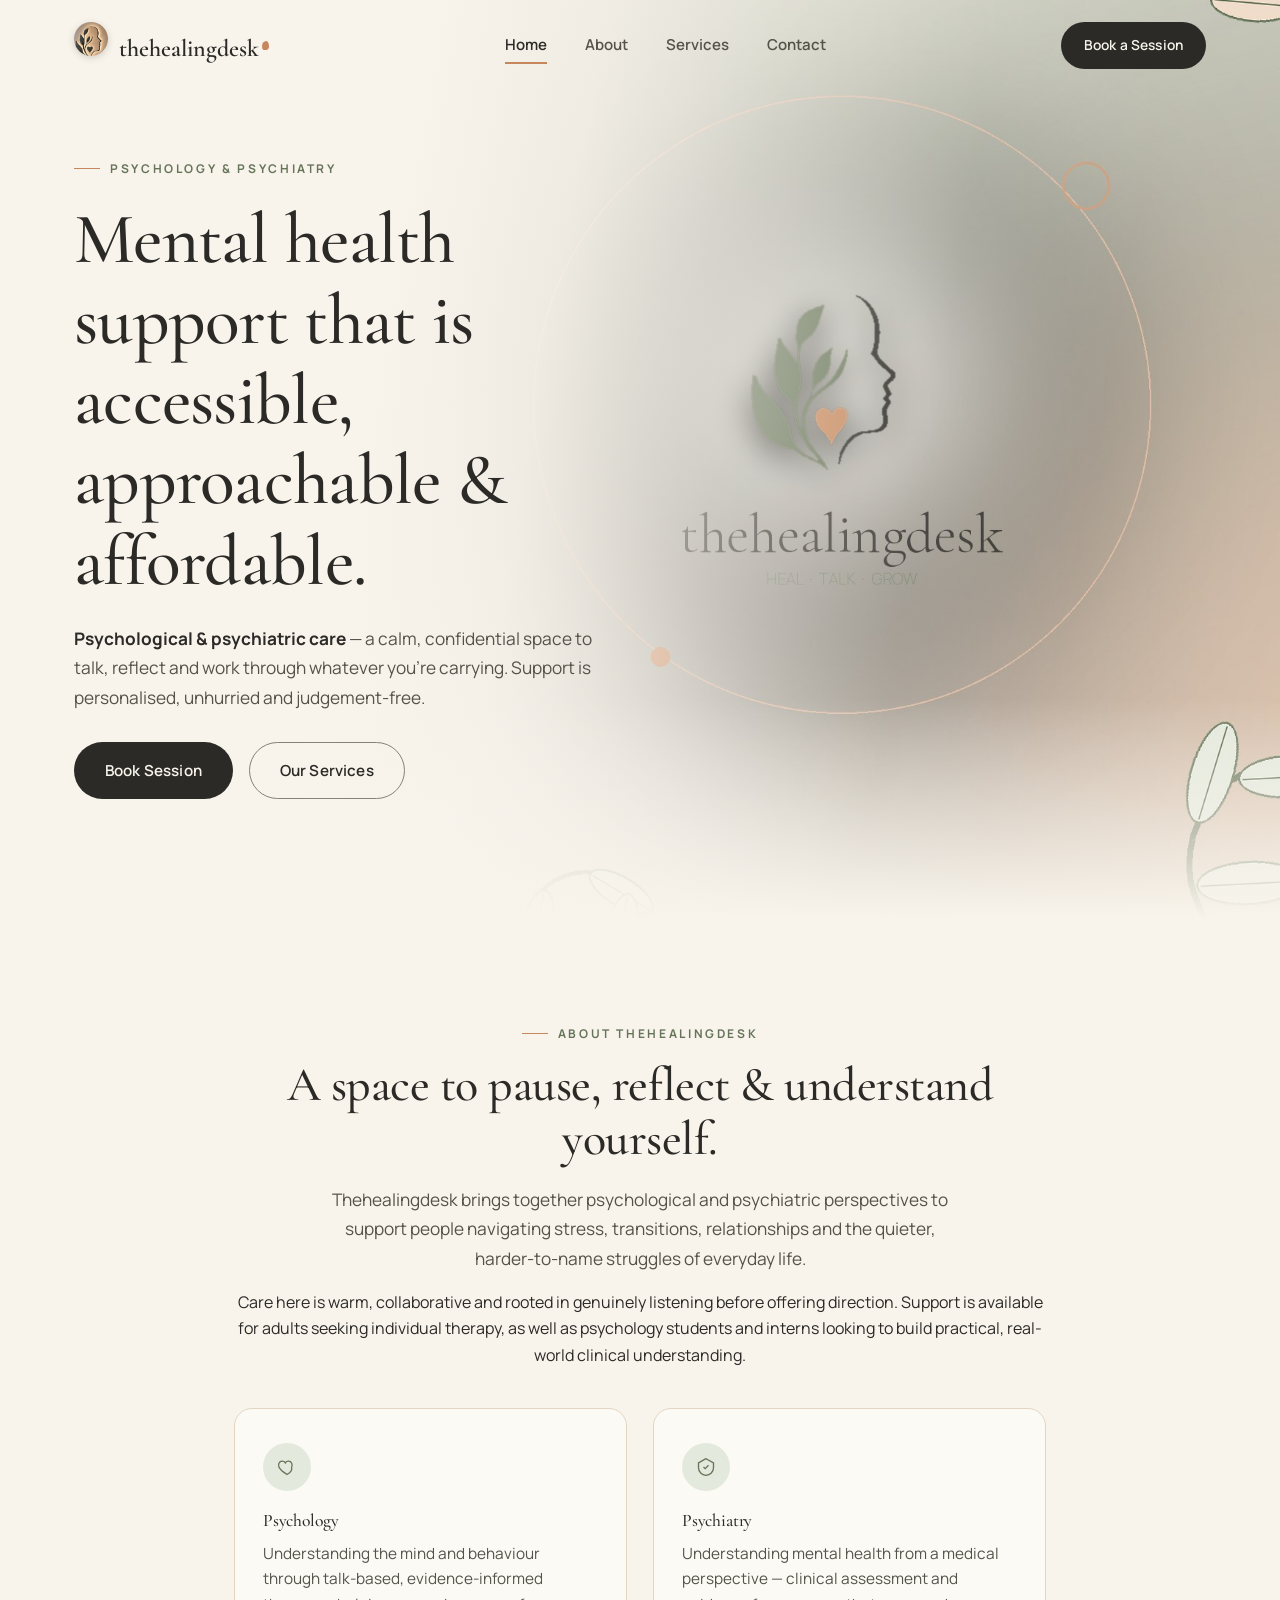
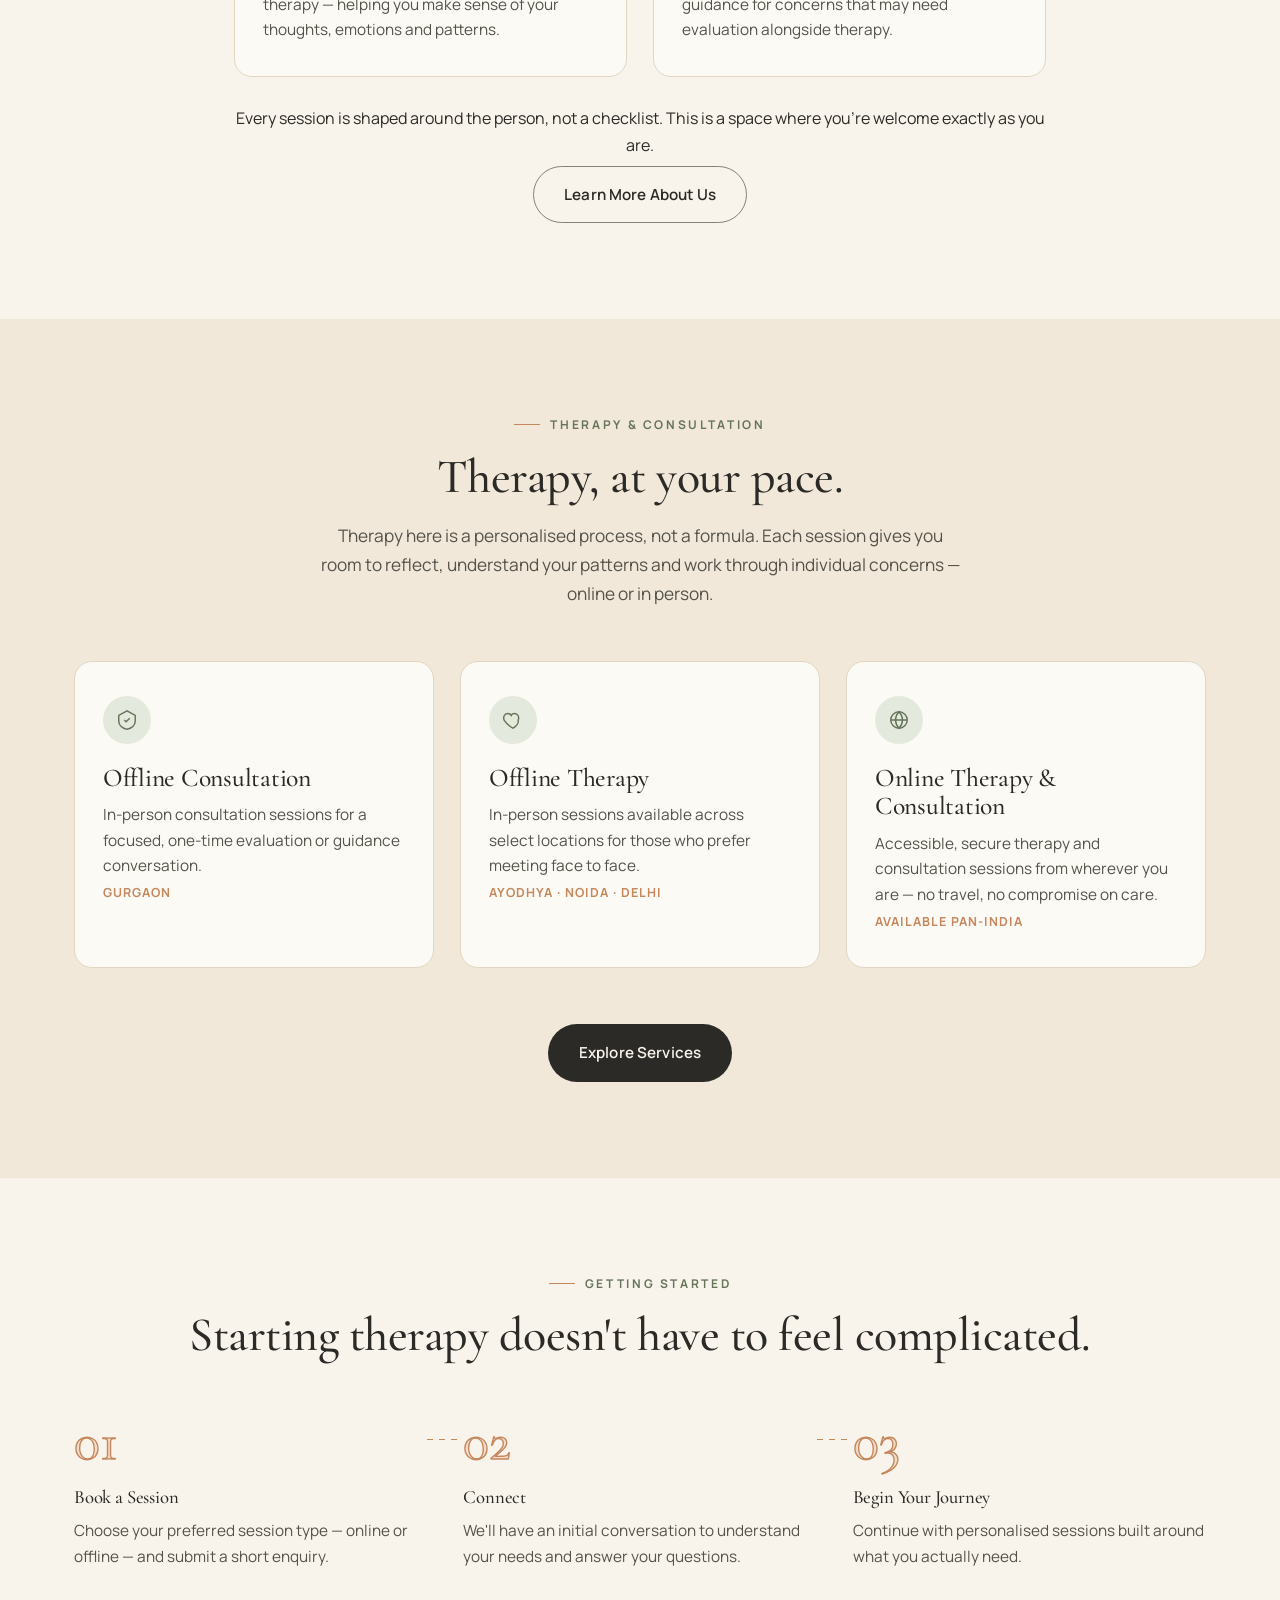
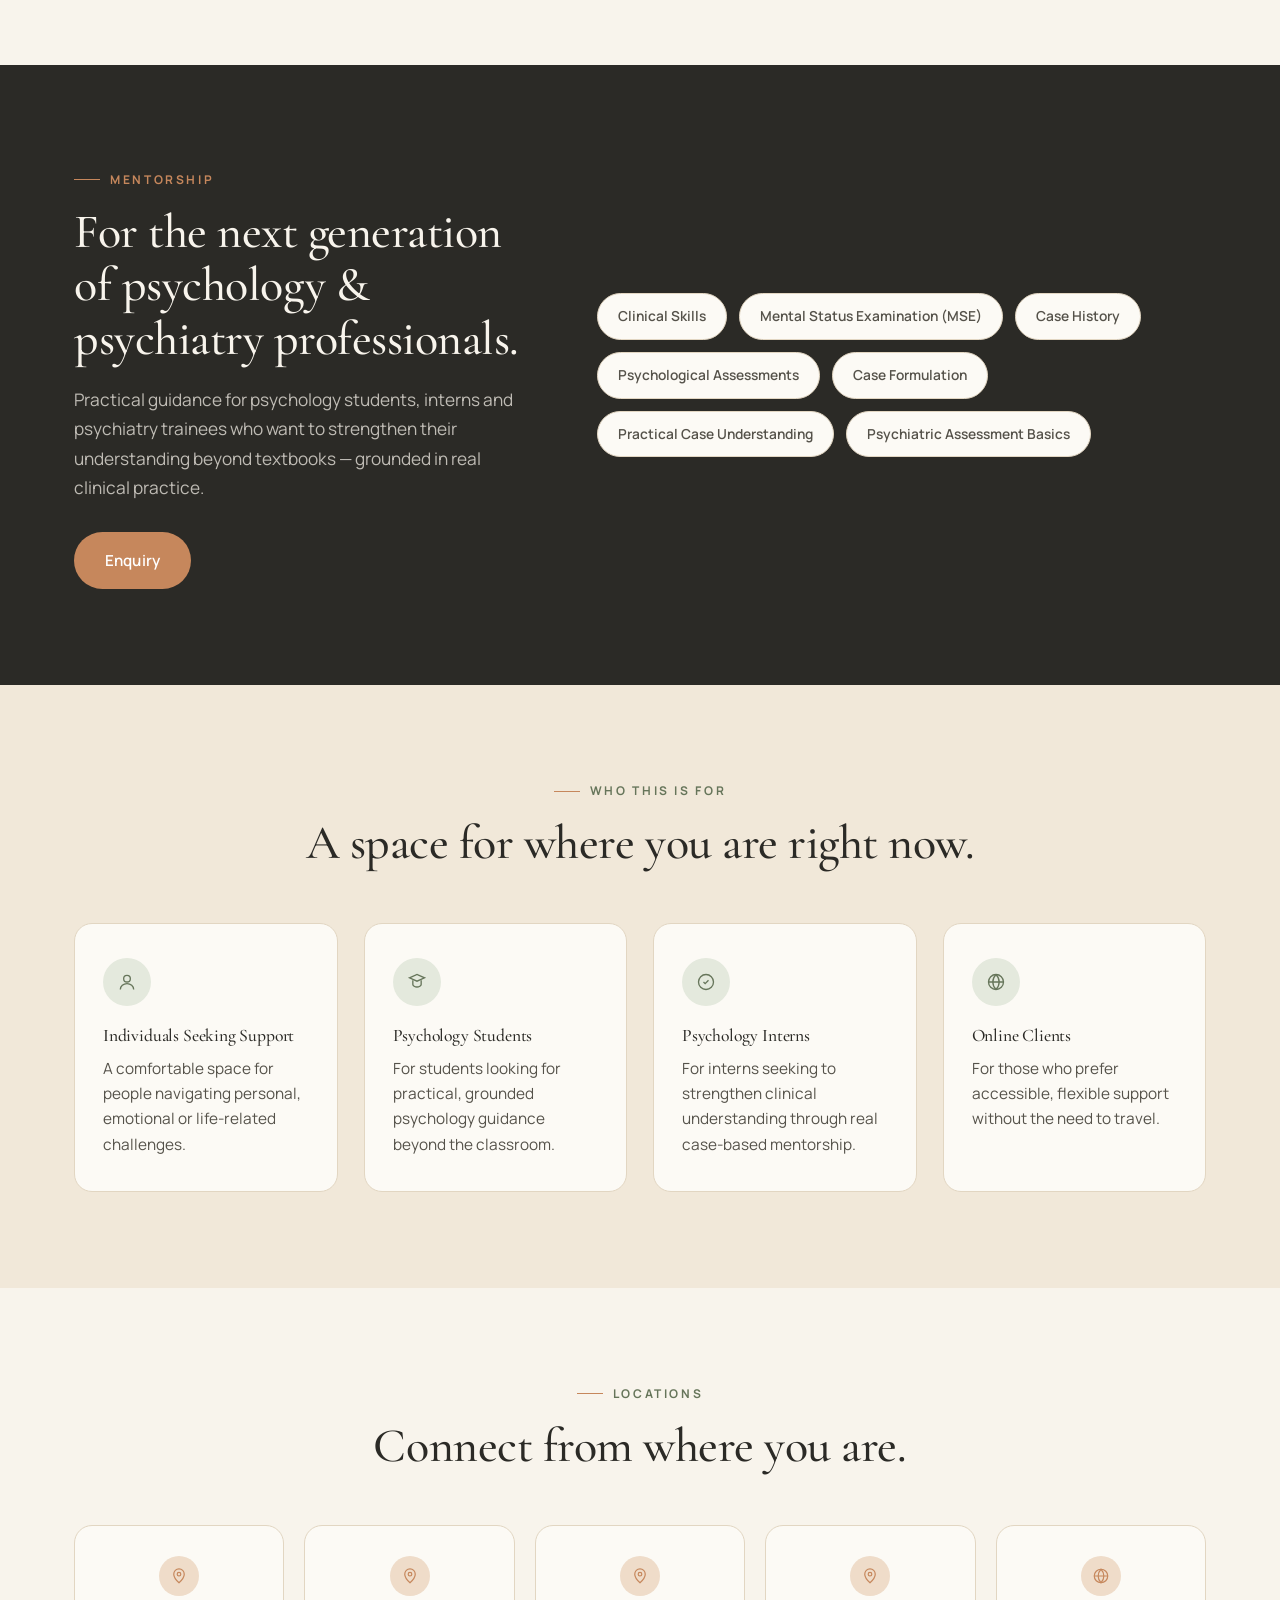
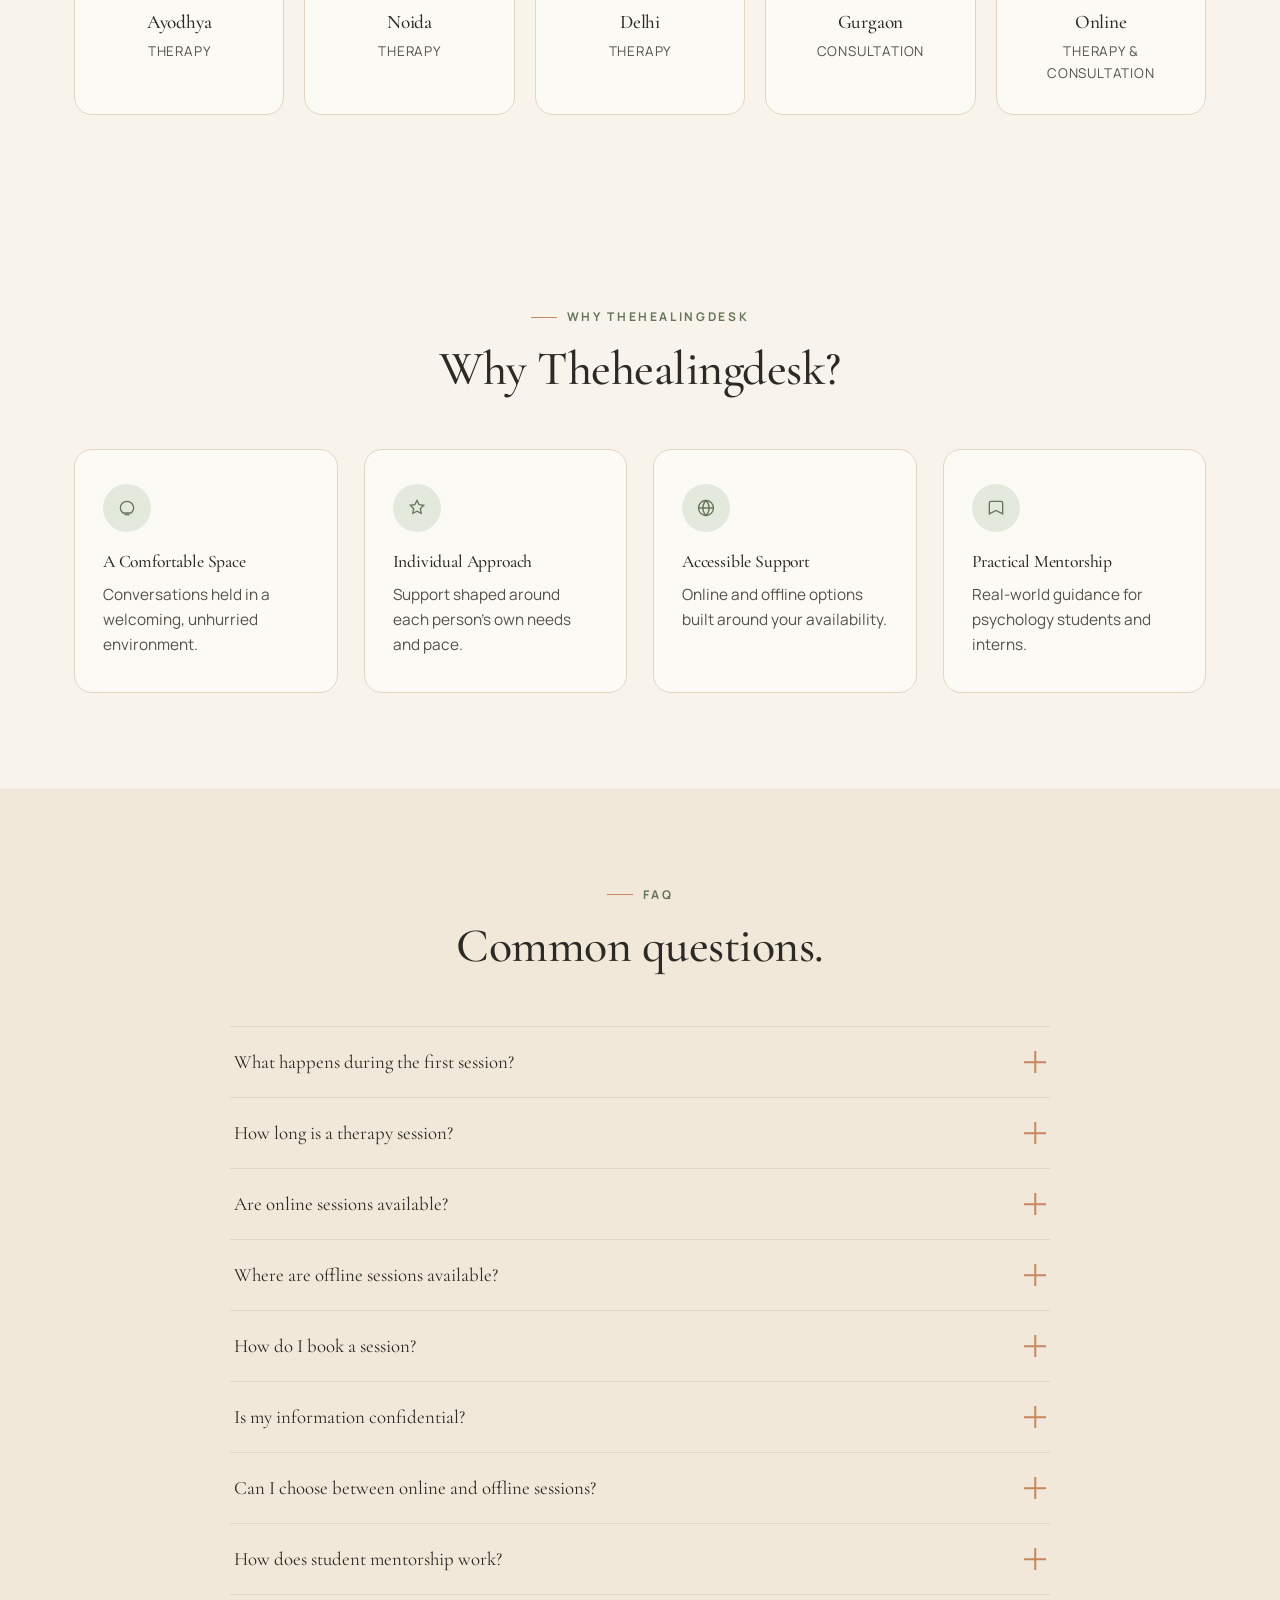
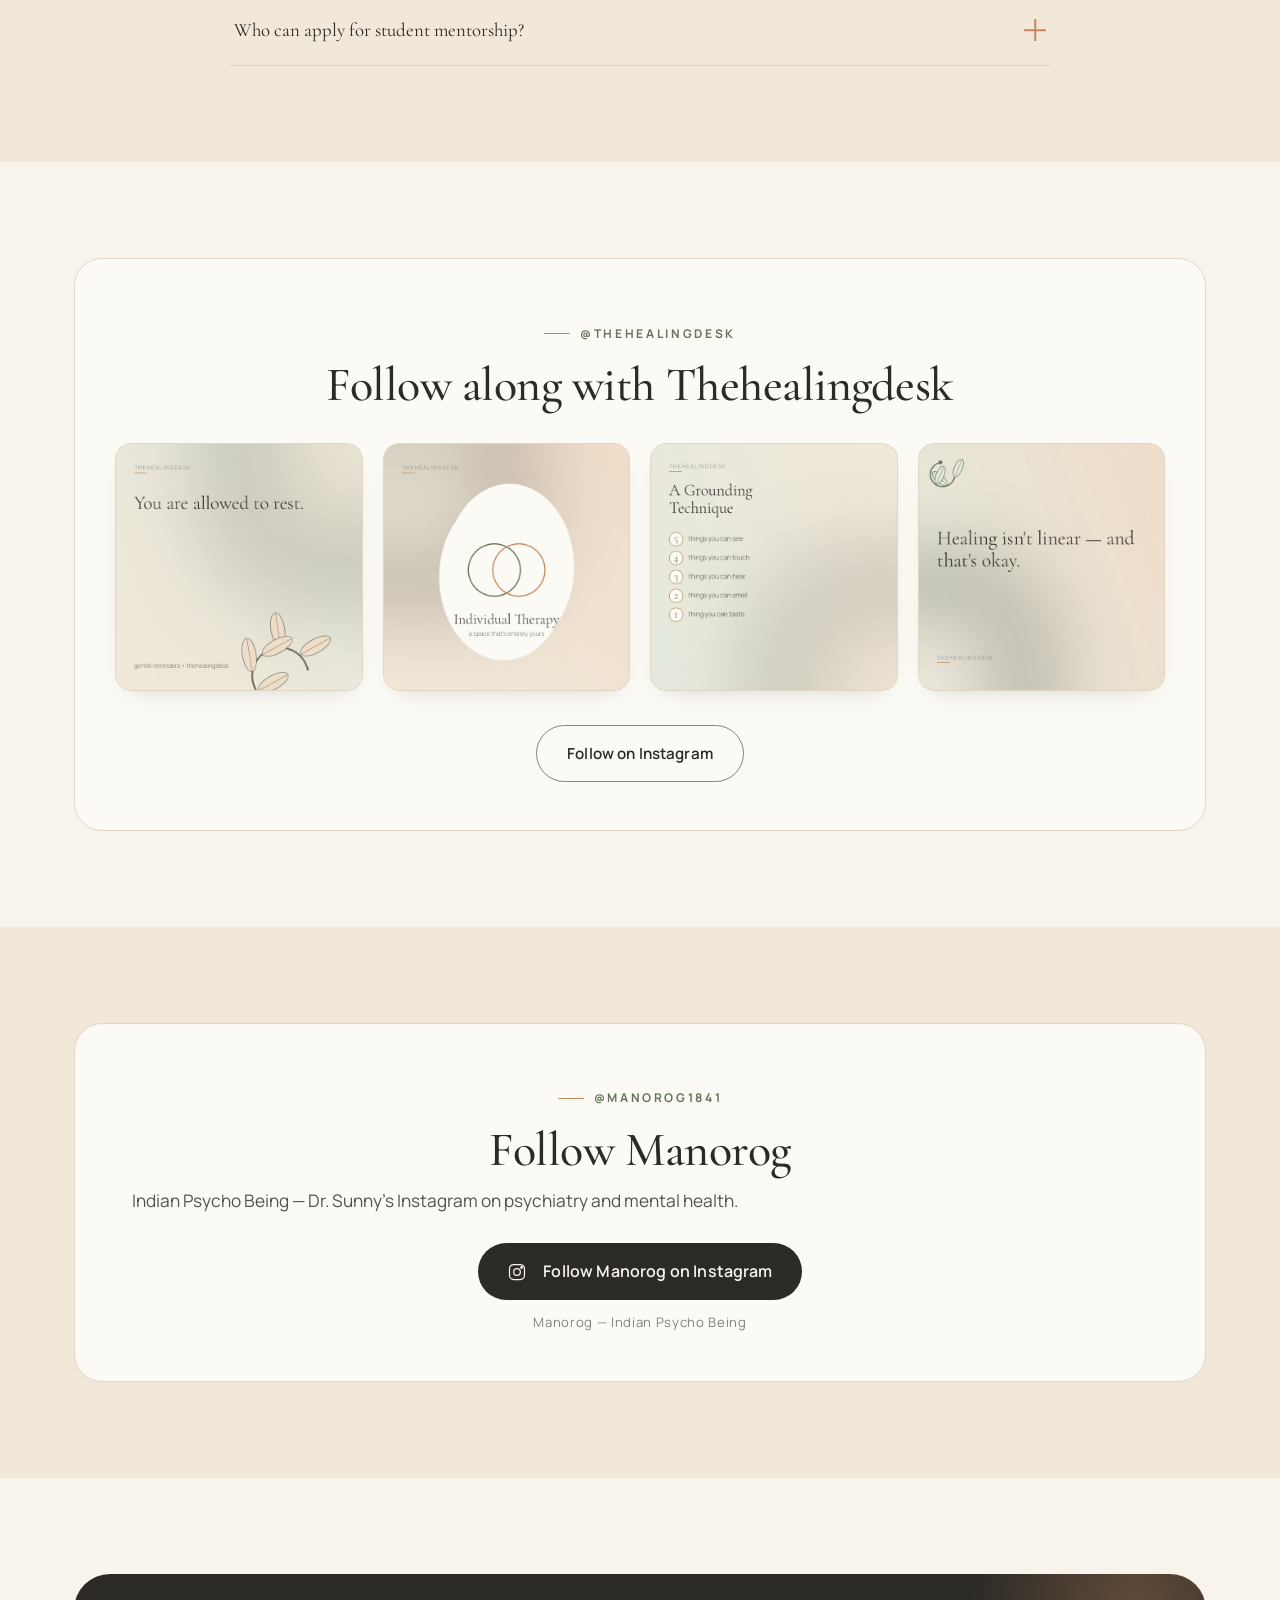
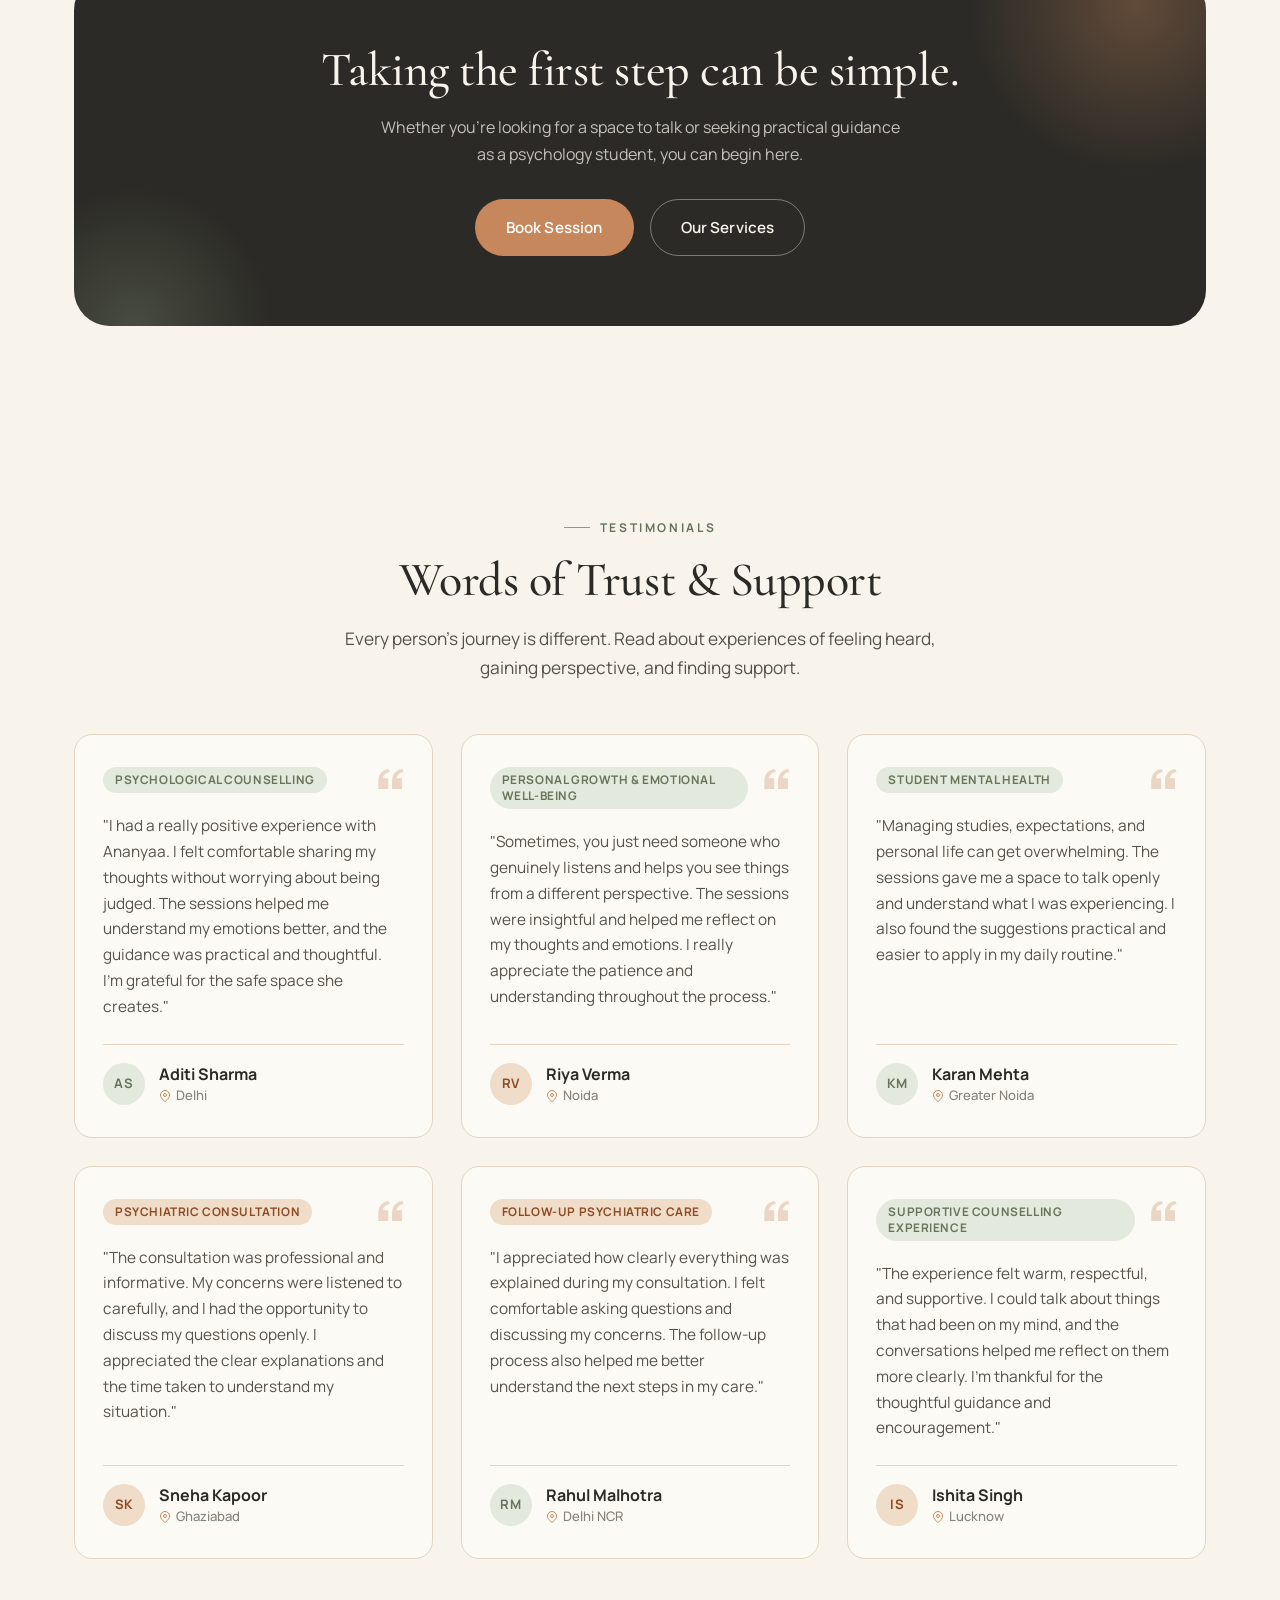
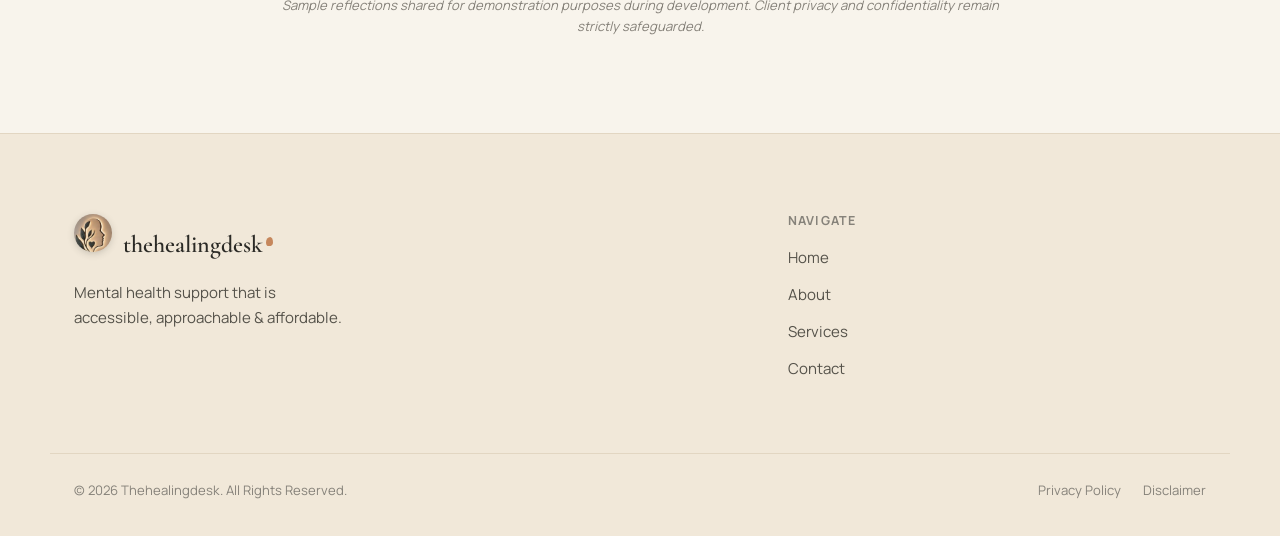
<file: index.html>
<!DOCTYPE html>
<html lang="en">
<head>
<meta charset="UTF-8">
<meta name="viewport" content="width=device-width, initial-scale=1.0">
<title>Thehealingdesk | Psychology &amp; Psychiatry Support in Delhi, Noida, Ayodhya &amp; Gurgaon</title>
<meta name="description" content="Thehealingdesk offers accessible, approachable psychology and psychiatry-informed mental health support — therapy sessions online and offline across Ayodhya, Noida &amp; Delhi, in-person consultation in Gurgaon, plus mentorship for psychology students and interns.">
<link rel="canonical" href="https://www.thehealingdesk.com/">
<meta property="og:title" content="Thehealingdesk — Psychology &amp; Psychiatry Support">
<meta property="og:description" content="Mental health support that is accessible, approachable &amp; affordable. Therapy sessions and psychology student mentorship, online and offline.">
<meta property="og:type" content="website">
<link rel="preconnect" href="https://fonts.googleapis.com">
<link rel="preconnect" href="https://fonts.gstatic.com" crossorigin>
<link href="https://fonts.googleapis.com/css2?family=Cormorant+Garamond:ital,wght@0,400;0,500;0,600;1,500&family=Manrope:wght@400;500;600;700;800&display=swap" rel="stylesheet">
<link rel="stylesheet" href="css/style.css">
</head>
<body>
<a class="skip-link" href="#main">Skip to content</a>

<!-- ============ NAVBAR ============ -->
<header class="navbar" id="navbar">
  <div class="container nav-inner">
    <a href="index.html" class="logo"><img src="images/logo-icon.png" alt="Thehealingdesk logo" class="logo-icon">thehealingdesk<span class="leaf-dot" aria-hidden="true"></span></a>
    <nav class="nav-links" aria-label="Primary">
      <a href="index.html">Home</a>
      <a href="about.html">About</a>
      <a href="services.html">Services</a>
      <a href="contact.html">Contact</a>
    </nav>
    <div class="nav-right">
      <a href="contact.html" class="btn btn-primary nav-cta btn-sm">Book a Session</a>
      <button class="hamburger" aria-label="Open menu" aria-expanded="false">
        <span></span><span></span><span></span>
      </button>
    </div>
  </div>
</header>

<div class="mobile-menu" aria-label="Mobile navigation">
  <a href="index.html">Home</a>
  <a href="about.html">About</a>
  <a href="services.html">Services</a>
  <a href="contact.html">Contact</a>
  <a href="contact.html" class="btn btn-primary">Book a Session</a>
  <p class="mm-meta">Ayodhya &middot; Noida &middot; Delhi &middot; Gurgaon &middot; Online</p>
</div>

<main id="main">

  <!-- ============ SECTION 1 — HERO ============ -->
  <section class="hero">
    <div class="hero-art" aria-hidden="true"></div>
    <div class="hero-scrim" aria-hidden="true"></div>
    <div class="container hero-grid">
      <div class="hero-copy reveal">
        <span class="eyebrow">Psychology &amp; Psychiatry</span>
        <h1 class="display">Mental health support that is accessible, approachable &amp; affordable.</h1>
        <p class="section-lede"><strong style="color:var(--charcoal); font-weight:700;">Psychological &amp; psychiatric care</strong> — a calm, confidential space to talk, reflect and work through whatever you're carrying. Support is personalised, unhurried and judgement-free.</p>
        <div class="hero-actions">
          <a href="contact.html" class="btn btn-primary">Book Session</a>
          <a href="services.html" class="btn btn-outline">Our Services</a>
        </div>
      </div>
    </div>
  </section>

  <!-- ============ SECTION 2 — INTRODUCTION ============ -->
  <section class="section">
    <div class="container reveal" style="max-width:860px; margin:0 auto; text-align:center;">
      <span class="eyebrow" style="justify-content:center;">About Thehealingdesk</span>
      <h2 class="section-title" style="margin-top:16px;">A space to pause, reflect &amp; understand yourself.</h2>
      <p class="section-lede" style="margin:18px auto 0;">Thehealingdesk brings together psychological and psychiatric perspectives to support people navigating stress, transitions, relationships and the quieter, harder-to-name struggles of everyday life.</p>
      <p style="margin-top:16px;">Care here is warm, collaborative and rooted in genuinely listening before offering direction. Support is available for adults seeking individual therapy, as well as psychology students and interns looking to build practical, real-world clinical understanding.</p>
      <div class="card-grid cols-2 reveal-stagger" style="margin-top:40px; text-align:left;">
        <div class="card">
          <div class="card-icon" aria-hidden="true"><svg width="20" height="20" viewBox="0 0 24 24" fill="none" stroke="currentColor" stroke-width="1.6"><path d="M12 21s-7-4.35-9.5-8.5C.8 8.9 2.6 5 6.2 5c2 0 3.3 1.1 3.8 2 .5-.9 1.8-2 3.8-2 3.6 0 5.4 3.9 3.7 7.5C19 16.65 12 21 12 21z"/></svg></div>
          <h3 class="card-title" style="font-size:1.1rem;">Psychology</h3>
          <p>Understanding the mind and behaviour through talk-based, evidence-informed therapy — helping you make sense of your thoughts, emotions and patterns.</p>
        </div>
        <div class="card">
          <div class="card-icon" aria-hidden="true"><svg width="20" height="20" viewBox="0 0 24 24" fill="none" stroke="currentColor" stroke-width="1.6"><path d="M12 2 3 7v6c0 5 4 8.5 9 9 5-.5 9-4 9-9V7l-9-5z"/><path d="M9 12l2 2 4-4"/></svg></div>
          <h3 class="card-title" style="font-size:1.1rem;">Psychiatry</h3>
          <p>Understanding mental health from a medical perspective — clinical assessment and guidance for concerns that may need evaluation alongside therapy.</p>
        </div>
      </div>
      <p style="margin-top:28px;">Every session is shaped around the person, not a checklist. This is a space where you're welcome exactly as you are.</p>
      <a href="about.html" class="btn btn-outline" style="margin-top:8px;">Learn More About Us</a>
    </div>
  </section>

  <!-- ============ SECTION 3 — THERAPY & CONSULTATION PREVIEW ============ -->
  <section class="section section-alt">
    <div class="container">
      <div class="section-head center reveal">
        <span class="eyebrow">Therapy &amp; Consultation</span>
        <h2 class="section-title">Therapy, at your pace.</h2>
        <p class="section-lede">Therapy here is a personalised process, not a formula. Each session gives you room to reflect, understand your patterns and work through individual concerns — online or in person.</p>
      </div>
      <div class="card-grid cols-3 reveal-stagger">
        <div class="card">
          <div class="card-icon" aria-hidden="true">
            <svg width="22" height="22" viewBox="0 0 24 24" fill="none" stroke="currentColor" stroke-width="1.6"><path d="M12 2 3 7v6c0 5 4 8.5 9 9 5-.5 9-4 9-9V7l-9-5z"/><path d="M9 12l2 2 4-4"/></svg>
          </div>
          <h3 class="card-title">Offline Consultation</h3>
          <p>In-person consultation sessions for a focused, one-time evaluation or guidance conversation.</p>
          <span class="card-meta">Gurgaon</span>
        </div>
        <div class="card">
          <div class="card-icon" aria-hidden="true">
            <svg width="22" height="22" viewBox="0 0 24 24" fill="none" stroke="currentColor" stroke-width="1.6"><path d="M12 21s-7-4.35-9.5-8.5C.8 8.9 2.6 5 6.2 5c2 0 3.3 1.1 3.8 2 .5-.9 1.8-2 3.8-2 3.6 0 5.4 3.9 3.7 7.5C19 16.65 12 21 12 21z"/></svg>
          </div>
          <h3 class="card-title">Offline Therapy</h3>
          <p>In-person sessions available across select locations for those who prefer meeting face to face.</p>
          <span class="card-meta">Ayodhya · Noida · Delhi</span>
        </div>
        <div class="card">
          <div class="card-icon" aria-hidden="true">
            <svg width="22" height="22" viewBox="0 0 24 24" fill="none" stroke="currentColor" stroke-width="1.6"><circle cx="12" cy="12" r="9"/><path d="M3 12h18M12 3c2.5 2.6 3.8 5.6 3.8 9s-1.3 6.4-3.8 9c-2.5-2.6-3.8-5.6-3.8-9S9.5 5.6 12 3z"/></svg>
          </div>
          <h3 class="card-title">Online Therapy &amp; Consultation</h3>
          <p>Accessible, secure therapy and consultation sessions from wherever you are — no travel, no compromise on care.</p>
          <span class="card-meta">Available pan-India</span>
        </div>
      </div>
      <div class="center-actions mt-lg">
        <a href="services.html" class="btn btn-primary">Explore Services</a>
      </div>
    </div>
  </section>

  <!-- ============ SECTION 4 — HOW IT WORKS ============ -->
  <section class="section">
    <div class="container">
      <div class="section-head center reveal">
        <span class="eyebrow">Getting Started</span>
        <h2 class="section-title">Starting therapy doesn't have to feel complicated.</h2>
      </div>
      <div class="steps reveal-stagger">
        <div class="step">
          <span class="step-num">01</span>
          <h3>Book a Session</h3>
          <p>Choose your preferred session type — online or offline — and submit a short enquiry.</p>
        </div>
        <div class="step">
          <span class="step-num">02</span>
          <h3>Connect</h3>
          <p>We'll have an initial conversation to understand your needs and answer your questions.</p>
        </div>
        <div class="step">
          <span class="step-num">03</span>
          <h3>Begin Your Journey</h3>
          <p>Continue with personalised sessions built around what you actually need.</p>
        </div>
      </div>
    </div>
  </section>

  <!-- ============ SECTION 5 — STUDENT MENTORSHIP ============ -->
  <section class="section section-dark" id="mentorship">
    <div class="container split reveal">
      <div>
        <span class="eyebrow" style="color:var(--terracotta);">Mentorship</span>
        <h2 class="section-title" style="margin-top:16px;">For the next generation of psychology &amp; psychiatry professionals.</h2>
        <p class="section-lede" style="margin-top:18px;">Practical guidance for psychology students, interns and psychiatry trainees who want to strengthen their understanding beyond textbooks — grounded in real clinical practice.</p>
        <a href="services.html" class="btn btn-terracotta" style="margin-top:30px;">Enquiry</a>
      </div>
      <div class="chip-row">
        <span class="chip">Clinical Skills</span>
        <span class="chip">Mental Status Examination (MSE)</span>
        <span class="chip">Case History</span>
        <span class="chip">Psychological Assessments</span>
        <span class="chip">Case Formulation</span>
        <span class="chip">Practical Case Understanding</span>
        <span class="chip">Psychiatric Assessment Basics</span>
      </div>
    </div>
  </section>

  <!-- ============ SECTION 6 — WHO IS IT FOR ============ -->
  <section class="section section-alt">
    <div class="container">
      <div class="section-head center reveal">
        <span class="eyebrow">Who This Is For</span>
        <h2 class="section-title">A space for where you are right now.</h2>
      </div>
      <div class="card-grid cols-4 reveal-stagger">
        <div class="card">
          <div class="card-icon" aria-hidden="true"><svg width="20" height="20" viewBox="0 0 24 24" fill="none" stroke="currentColor" stroke-width="1.6"><circle cx="12" cy="8" r="4"/><path d="M4 21c0-4 3.6-7 8-7s8 3 8 7"/></svg></div>
          <h3 class="card-title" style="font-size:1.1rem;">Individuals Seeking Support</h3>
          <p>A comfortable space for people navigating personal, emotional or life-related challenges.</p>
        </div>
        <div class="card">
          <div class="card-icon" aria-hidden="true"><svg width="20" height="20" viewBox="0 0 24 24" fill="none" stroke="currentColor" stroke-width="1.6"><path d="M3 7l9-4 9 4-9 4-9-4z"/><path d="M7 10v5c0 1.5 2.5 3 5 3s5-1.5 5-3v-5"/></svg></div>
          <h3 class="card-title" style="font-size:1.1rem;">Psychology Students</h3>
          <p>For students looking for practical, grounded psychology guidance beyond the classroom.</p>
        </div>
        <div class="card">
          <div class="card-icon" aria-hidden="true"><svg width="20" height="20" viewBox="0 0 24 24" fill="none" stroke="currentColor" stroke-width="1.6"><path d="M9 12l2 2 4-4"/><circle cx="12" cy="12" r="9"/></svg></div>
          <h3 class="card-title" style="font-size:1.1rem;">Psychology Interns</h3>
          <p>For interns seeking to strengthen clinical understanding through real case-based mentorship.</p>
        </div>
        <div class="card">
          <div class="card-icon" aria-hidden="true"><svg width="20" height="20" viewBox="0 0 24 24" fill="none" stroke="currentColor" stroke-width="1.6"><circle cx="12" cy="12" r="9"/><path d="M12 3c2.5 2.6 3.8 5.6 3.8 9s-1.3 6.4-3.8 9M12 3c-2.5 2.6-3.8 5.6-3.8 9s1.3 6.4 3.8 9M3 12h18"/></svg></div>
          <h3 class="card-title" style="font-size:1.1rem;">Online Clients</h3>
          <p>For those who prefer accessible, flexible support without the need to travel.</p>
        </div>
      </div>
    </div>
  </section>

  <!-- ============ SECTION 7 — LOCATIONS ============ -->
  <section class="section">
    <div class="container">
      <div class="section-head center reveal">
        <span class="eyebrow">Locations</span>
        <h2 class="section-title">Connect from where you are.</h2>
      </div>
      <div class="loc-grid reveal-stagger">
        <div class="loc-card">
          <div class="loc-icon" aria-hidden="true"><svg width="18" height="18" viewBox="0 0 24 24" fill="none" stroke="currentColor" stroke-width="1.6"><path d="M12 21s7-6.5 7-11.5A7 7 0 105 9.5C5 14.5 12 21 12 21z"/><circle cx="12" cy="9.5" r="2.4"/></svg></div>
          <h3>Ayodhya</h3>
          <p>Therapy</p>
        </div>
        <div class="loc-card">
          <div class="loc-icon" aria-hidden="true"><svg width="18" height="18" viewBox="0 0 24 24" fill="none" stroke="currentColor" stroke-width="1.6"><path d="M12 21s7-6.5 7-11.5A7 7 0 105 9.5C5 14.5 12 21 12 21z"/><circle cx="12" cy="9.5" r="2.4"/></svg></div>
          <h3>Noida</h3>
          <p>Therapy</p>
        </div>
        <div class="loc-card">
          <div class="loc-icon" aria-hidden="true"><svg width="18" height="18" viewBox="0 0 24 24" fill="none" stroke="currentColor" stroke-width="1.6"><path d="M12 21s7-6.5 7-11.5A7 7 0 105 9.5C5 14.5 12 21 12 21z"/><circle cx="12" cy="9.5" r="2.4"/></svg></div>
          <h3>Delhi</h3>
          <p>Therapy</p>
        </div>
        <div class="loc-card">
          <div class="loc-icon" aria-hidden="true"><svg width="18" height="18" viewBox="0 0 24 24" fill="none" stroke="currentColor" stroke-width="1.6"><path d="M12 21s7-6.5 7-11.5A7 7 0 105 9.5C5 14.5 12 21 12 21z"/><circle cx="12" cy="9.5" r="2.4"/></svg></div>
          <h3>Gurgaon</h3>
          <p>Consultation</p>
        </div>
        <div class="loc-card">
          <div class="loc-icon" aria-hidden="true"><svg width="18" height="18" viewBox="0 0 24 24" fill="none" stroke="currentColor" stroke-width="1.6"><circle cx="12" cy="12" r="9"/><path d="M3 12h18M12 3c2.5 2.6 3.8 5.6 3.8 9s-1.3 6.4-3.8 9c-2.5-2.6-3.8-5.6-3.8-9S9.5 5.6 12 3z"/></svg></div>
          <h3>Online</h3>
          <p>Therapy &amp; Consultation</p>
        </div>
      </div>
    </div>
  </section>

  <!-- ============ SECTION 9 — WHY THEHEALINGDESK ============ -->
  <section class="section">
    <div class="container">
      <div class="section-head center reveal">
        <span class="eyebrow">Why Thehealingdesk</span>
        <h2 class="section-title">Why Thehealingdesk?</h2>
      </div>
      <div class="card-grid cols-4 reveal-stagger">
        <div class="card">
          <div class="card-icon" aria-hidden="true"><svg width="20" height="20" viewBox="0 0 24 24" fill="none" stroke="currentColor" stroke-width="1.6"><path d="M4 12a8 8 0 1116 0c0 3-2 5-3 6H7c-1-1-3-3-3-6z"/><path d="M9 20h6"/></svg></div>
          <h3 class="card-title" style="font-size:1.1rem;">A Comfortable Space</h3>
          <p>Conversations held in a welcoming, unhurried environment.</p>
        </div>
        <div class="card">
          <div class="card-icon" aria-hidden="true"><svg width="20" height="20" viewBox="0 0 24 24" fill="none" stroke="currentColor" stroke-width="1.6"><path d="M12 3l2.5 5 5.5.8-4 4 1 5.5L12 15.8 7 18.3l1-5.5-4-4 5.5-.8L12 3z"/></svg></div>
          <h3 class="card-title" style="font-size:1.1rem;">Individual Approach</h3>
          <p>Support shaped around each person's own needs and pace.</p>
        </div>
        <div class="card">
          <div class="card-icon" aria-hidden="true"><svg width="20" height="20" viewBox="0 0 24 24" fill="none" stroke="currentColor" stroke-width="1.6"><circle cx="12" cy="12" r="9"/><path d="M3 12h18M12 3c2.5 2.6 3.8 5.6 3.8 9s-1.3 6.4-3.8 9c-2.5-2.6-3.8-5.6-3.8-9S9.5 5.6 12 3z"/></svg></div>
          <h3 class="card-title" style="font-size:1.1rem;">Accessible Support</h3>
          <p>Online and offline options built around your availability.</p>
        </div>
        <div class="card">
          <div class="card-icon" aria-hidden="true"><svg width="20" height="20" viewBox="0 0 24 24" fill="none" stroke="currentColor" stroke-width="1.6"><path d="M4 19V6a2 2 0 012-2h12a2 2 0 012 2v13l-8-4-8 4z"/></svg></div>
          <h3 class="card-title" style="font-size:1.1rem;">Practical Mentorship</h3>
          <p>Real-world guidance for psychology students and interns.</p>
        </div>
      </div>
    </div>
  </section>

  <!-- ============ SECTION 10 — FAQ ============ -->
  <section class="section section-alt">
    <div class="container">
      <div class="section-head center reveal">
        <span class="eyebrow">FAQ</span>
        <h2 class="section-title">Common questions.</h2>
      </div>
      <div class="accordion reveal">
        <div class="accordion-item">
          <button class="accordion-trigger" aria-expanded="false">What happens during the first session?<span class="plus" aria-hidden="true"></span></button>
          <div class="accordion-panel"><div class="accordion-panel-inner"><p>The first session is about understanding what brings you in, your history and what you're hoping to work on. There's no pressure to share everything at once — we go at your pace.</p></div></div>
        </div>
        <div class="accordion-item">
          <button class="accordion-trigger" aria-expanded="false">How long is a therapy session?<span class="plus" aria-hidden="true"></span></button>
          <div class="accordion-panel"><div class="accordion-panel-inner"><p>Individual therapy sessions typically run 50–60 minutes.</p></div></div>
        </div>
        <div class="accordion-item">
          <button class="accordion-trigger" aria-expanded="false">Are online sessions available?<span class="plus" aria-hidden="true"></span></button>
          <div class="accordion-panel"><div class="accordion-panel-inner"><p>Yes. Online sessions are available so you can access support from wherever you are.</p></div></div>
        </div>
        <div class="accordion-item">
          <button class="accordion-trigger" aria-expanded="false">Where are offline sessions available?<span class="plus" aria-hidden="true"></span></button>
          <div class="accordion-panel"><div class="accordion-panel-inner"><p>In-person sessions are currently available across Ayodhya, Noida and Delhi.</p></div></div>
        </div>
        <div class="accordion-item">
          <button class="accordion-trigger" aria-expanded="false">How do I book a session?<span class="plus" aria-hidden="true"></span></button>
          <div class="accordion-panel"><div class="accordion-panel-inner"><p>Fill out the enquiry form on the Contact page, and we'll take it from there.</p></div></div>
        </div>
        <div class="accordion-item">
          <button class="accordion-trigger" aria-expanded="false">Is my information confidential?<span class="plus" aria-hidden="true"></span></button>
          <div class="accordion-panel"><div class="accordion-panel-inner"><p>Confidentiality is a core part of the therapeutic space. What you share stays between us, within standard professional and ethical guidelines.</p></div></div>
        </div>
        <div class="accordion-item">
          <button class="accordion-trigger" aria-expanded="false">Can I choose between online and offline sessions?<span class="plus" aria-hidden="true"></span></button>
          <div class="accordion-panel"><div class="accordion-panel-inner"><p>Yes, you're welcome to choose whichever format feels most comfortable, or switch between them as needed.</p></div></div>
        </div>
        <div class="accordion-item">
          <button class="accordion-trigger" aria-expanded="false">How does student mentorship work?<span class="plus" aria-hidden="true"></span></button>
          <div class="accordion-panel"><div class="accordion-panel-inner"><p>Mentorship sessions focus on practical clinical skills — case history, MSE, assessments and case formulation — building on what's taught in the classroom.</p></div></div>
        </div>
        <div class="accordion-item">
          <button class="accordion-trigger" aria-expanded="false">Who can apply for student mentorship?<span class="plus" aria-hidden="true"></span></button>
          <div class="accordion-panel"><div class="accordion-panel-inner"><p>Psychology students and interns at any stage who want to strengthen their practical, real-world understanding are welcome to enquire.</p></div></div>
        </div>
      </div>
    </div>
  </section>

  <!-- ============ SECTION 11 — INSTAGRAM ============ -->
  <section class="section">
    <div class="container">
      <div class="insta-block reveal">
        <span class="eyebrow" style="justify-content:center;">@thehealingdesk</span>
        <h2 class="section-title" style="margin:16px 0 30px;">Follow along with Thehealingdesk</h2>
        <div class="insta-grid">
          <a class="insta-tile" href="https://www.instagram.com/p/DbkLaoUqcWL/" target="_blank" rel="noopener" aria-label="View this post on Instagram">
            <img src="images/insta-1.jpg" alt="Thehealingdesk Instagram post" loading="lazy">
            <span class="insta-overlay"><svg width="18" height="18" viewBox="0 0 24 24" fill="none" stroke="currentColor" stroke-width="1.5"><rect x="3" y="3" width="18" height="18" rx="5"/><circle cx="12" cy="12" r="4"/><circle cx="17.5" cy="6.5" r="1"/></svg></span>
          </a>
          <a class="insta-tile" href="https://www.instagram.com/p/Db5icTYKIvx/" target="_blank" rel="noopener" aria-label="View this post on Instagram">
            <img src="images/insta-2.jpg" alt="Thehealingdesk Instagram post" loading="lazy">
            <span class="insta-overlay"><svg width="18" height="18" viewBox="0 0 24 24" fill="none" stroke="currentColor" stroke-width="1.5"><rect x="3" y="3" width="18" height="18" rx="5"/><circle cx="12" cy="12" r="4"/><circle cx="17.5" cy="6.5" r="1"/></svg></span>
          </a>
          <a class="insta-tile" href="https://www.instagram.com/p/DbkjtQimeLf/" target="_blank" rel="noopener" aria-label="View this post on Instagram">
            <img src="images/insta-3.jpg" alt="Thehealingdesk Instagram post" loading="lazy">
            <span class="insta-overlay"><svg width="18" height="18" viewBox="0 0 24 24" fill="none" stroke="currentColor" stroke-width="1.5"><rect x="3" y="3" width="18" height="18" rx="5"/><circle cx="12" cy="12" r="4"/><circle cx="17.5" cy="6.5" r="1"/></svg></span>
          </a>
          <a class="insta-tile" href="https://www.instagram.com/p/Dbr66LqGXDB/" target="_blank" rel="noopener" aria-label="View this post on Instagram">
            <img src="images/insta-4.jpg" alt="Thehealingdesk Instagram post" loading="lazy">
            <span class="insta-overlay"><svg width="18" height="18" viewBox="0 0 24 24" fill="none" stroke="currentColor" stroke-width="1.5"><rect x="3" y="3" width="18" height="18" rx="5"/><circle cx="12" cy="12" r="4"/><circle cx="17.5" cy="6.5" r="1"/></svg></span>
          </a>
        </div>
        <a href="https://www.instagram.com/thehealingdesk/" target="_blank" rel="noopener" class="btn btn-outline">Follow on Instagram</a>
      </div>
    </div>
  </section>

  <!-- ============ SECTION 11B — MANOROG INSTAGRAM ============ -->
  <section class="section section-alt">
    <div class="container">
      <div class="insta-block reveal">
        <span class="eyebrow" style="justify-content:center;">@manorog1841</span>
        <h2 class="section-title" style="margin:16px 0 8px;">Follow Manorog</h2>
        <p class="section-lede" style="margin-bottom:28px;">Indian Psycho Being — Dr. Sunny's Instagram on psychiatry and mental health.</p>
        <div class="insta-follow-cta">
          <a href="https://www.instagram.com/manorog1841" target="_blank" rel="noopener" class="btn btn-primary insta-follow-btn">
            <svg width="20" height="20" viewBox="0 0 24 24" fill="none" stroke="currentColor" stroke-width="1.5" style="vertical-align:middle;margin-right:8px;"><rect x="3" y="3" width="18" height="18" rx="5"/><circle cx="12" cy="12" r="4"/><circle cx="17.5" cy="6.5" r="1"/></svg>
            Follow Manorog on Instagram
          </a>
          <p class="insta-handle-note">Manorog — Indian Psycho Being</p>
        </div>
      </div>
    </div>
  </section>

  <!-- ============ SECTION 12 — FINAL CTA ============ -->
  <section class="section">
    <div class="container">
      <div class="cta-band reveal">
        <h2 class="section-title">Taking the first step can be simple.</h2>
        <p>Whether you're looking for a space to talk or seeking practical guidance as a psychology student, you can begin here.</p>
        <div class="hero-actions">
          <a href="contact.html" class="btn btn-terracotta">Book Session</a>
          <a href="services.html" class="btn btn-outline">Our Services</a>
        </div>
      </div>
    </div>
  </section>

  <!-- ============ SECTION 13 — TESTIMONIALS ============ -->
  <section class="section testimonials-section" id="testimonials" aria-labelledby="testimonials-heading">
    <div class="container">
      <div class="section-head center reveal">
        <span class="eyebrow">Testimonials</span>
        <h2 class="section-title" id="testimonials-heading">Words of Trust &amp; Support</h2>
        <p class="section-lede">Every person's journey is different. Read about experiences of feeling heard, gaining perspective, and finding support.</p>
      </div>

      <div class="testimonials-grid reveal">
        <!-- Testimonial 1 -->
        <article class="testimonial-card">
          <div class="testimonial-card__header">
            <span class="testimonial-card__category">Psychological Counselling</span>
            <svg class="testimonial-card__quote-mark" width="26" height="20" viewBox="0 0 28 22" fill="none" aria-hidden="true">
              <path d="M0 13.2C0 5.867 4.48 1.067 11.2 0l1.68 2.893C7.84 4.013 5.6 6.68 5.32 10.12h5.6V22H0V13.2zm15.12 0C15.12 5.867 19.6 1.067 26.32 0l1.68 2.893c-5.04 1.12-7.28 3.787-7.56 7.227h5.6V22h-10.92V13.2z" fill="currentColor"/>
            </svg>
          </div>
          <blockquote class="testimonial-card__quote">
            <p>"I had a really positive experience with Ananyaa. I felt comfortable sharing my thoughts without worrying about being judged. The sessions helped me understand my emotions better, and the guidance was practical and thoughtful. I'm grateful for the safe space she creates."</p>
          </blockquote>
          <div class="testimonial-card__footer">
            <div class="testimonial-card__avatar" aria-hidden="true">AS</div>
            <div class="testimonial-card__author">
              <cite class="testimonial-card__name">Aditi Sharma</cite>
              <span class="testimonial-card__location">
                <svg width="12" height="12" viewBox="0 0 24 24" fill="none" stroke="currentColor" stroke-width="2" aria-hidden="true"><path d="M21 10c0 7-9 13-9 13s-9-6-9-13a9 9 0 0 1 18 0z"/><circle cx="12" cy="10" r="3"/></svg>
                Delhi
              </span>
            </div>
          </div>
        </article>

        <!-- Testimonial 2 -->
        <article class="testimonial-card">
          <div class="testimonial-card__header">
            <span class="testimonial-card__category">Personal Growth &amp; Emotional Well-being</span>
            <svg class="testimonial-card__quote-mark" width="26" height="20" viewBox="0 0 28 22" fill="none" aria-hidden="true">
              <path d="M0 13.2C0 5.867 4.48 1.067 11.2 0l1.68 2.893C7.84 4.013 5.6 6.68 5.32 10.12h5.6V22H0V13.2zm15.12 0C15.12 5.867 19.6 1.067 26.32 0l1.68 2.893c-5.04 1.12-7.28 3.787-7.56 7.227h5.6V22h-10.92V13.2z" fill="currentColor"/>
            </svg>
          </div>
          <blockquote class="testimonial-card__quote">
            <p>"Sometimes, you just need someone who genuinely listens and helps you see things from a different perspective. The sessions were insightful and helped me reflect on my thoughts and emotions. I really appreciate the patience and understanding throughout the process."</p>
          </blockquote>
          <div class="testimonial-card__footer">
            <div class="testimonial-card__avatar testimonial-card__avatar--alt" aria-hidden="true">RV</div>
            <div class="testimonial-card__author">
              <cite class="testimonial-card__name">Riya Verma</cite>
              <span class="testimonial-card__location">
                <svg width="12" height="12" viewBox="0 0 24 24" fill="none" stroke="currentColor" stroke-width="2" aria-hidden="true"><path d="M21 10c0 7-9 13-9 13s-9-6-9-13a9 9 0 0 1 18 0z"/><circle cx="12" cy="10" r="3"/></svg>
                Noida
              </span>
            </div>
          </div>
        </article>

        <!-- Testimonial 3 -->
        <article class="testimonial-card">
          <div class="testimonial-card__header">
            <span class="testimonial-card__category">Student Mental Health</span>
            <svg class="testimonial-card__quote-mark" width="26" height="20" viewBox="0 0 28 22" fill="none" aria-hidden="true">
              <path d="M0 13.2C0 5.867 4.48 1.067 11.2 0l1.68 2.893C7.84 4.013 5.6 6.68 5.32 10.12h5.6V22H0V13.2zm15.12 0C15.12 5.867 19.6 1.067 26.32 0l1.68 2.893c-5.04 1.12-7.28 3.787-7.56 7.227h5.6V22h-10.92V13.2z" fill="currentColor"/>
            </svg>
          </div>
          <blockquote class="testimonial-card__quote">
            <p>"Managing studies, expectations, and personal life can get overwhelming. The sessions gave me a space to talk openly and understand what I was experiencing. I also found the suggestions practical and easier to apply in my daily routine."</p>
          </blockquote>
          <div class="testimonial-card__footer">
            <div class="testimonial-card__avatar" aria-hidden="true">KM</div>
            <div class="testimonial-card__author">
              <cite class="testimonial-card__name">Karan Mehta</cite>
              <span class="testimonial-card__location">
                <svg width="12" height="12" viewBox="0 0 24 24" fill="none" stroke="currentColor" stroke-width="2" aria-hidden="true"><path d="M21 10c0 7-9 13-9 13s-9-6-9-13a9 9 0 0 1 18 0z"/><circle cx="12" cy="10" r="3"/></svg>
                Greater Noida
              </span>
            </div>
          </div>
        </article>

        <!-- Testimonial 4 -->
        <article class="testimonial-card">
          <div class="testimonial-card__header">
            <span class="testimonial-card__category testimonial-card__category--psychiatry">Psychiatric Consultation</span>
            <svg class="testimonial-card__quote-mark" width="26" height="20" viewBox="0 0 28 22" fill="none" aria-hidden="true">
              <path d="M0 13.2C0 5.867 4.48 1.067 11.2 0l1.68 2.893C7.84 4.013 5.6 6.68 5.32 10.12h5.6V22H0V13.2zm15.12 0C15.12 5.867 19.6 1.067 26.32 0l1.68 2.893c-5.04 1.12-7.28 3.787-7.56 7.227h5.6V22h-10.92V13.2z" fill="currentColor"/>
            </svg>
          </div>
          <blockquote class="testimonial-card__quote">
            <p>"The consultation was professional and informative. My concerns were listened to carefully, and I had the opportunity to discuss my questions openly. I appreciated the clear explanations and the time taken to understand my situation."</p>
          </blockquote>
          <div class="testimonial-card__footer">
            <div class="testimonial-card__avatar testimonial-card__avatar--alt" aria-hidden="true">SK</div>
            <div class="testimonial-card__author">
              <cite class="testimonial-card__name">Sneha Kapoor</cite>
              <span class="testimonial-card__location">
                <svg width="12" height="12" viewBox="0 0 24 24" fill="none" stroke="currentColor" stroke-width="2" aria-hidden="true"><path d="M21 10c0 7-9 13-9 13s-9-6-9-13a9 9 0 0 1 18 0z"/><circle cx="12" cy="10" r="3"/></svg>
                Ghaziabad
              </span>
            </div>
          </div>
        </article>

        <!-- Testimonial 5 -->
        <article class="testimonial-card">
          <div class="testimonial-card__header">
            <span class="testimonial-card__category testimonial-card__category--psychiatry">Follow-up Psychiatric Care</span>
            <svg class="testimonial-card__quote-mark" width="26" height="20" viewBox="0 0 28 22" fill="none" aria-hidden="true">
              <path d="M0 13.2C0 5.867 4.48 1.067 11.2 0l1.68 2.893C7.84 4.013 5.6 6.68 5.32 10.12h5.6V22H0V13.2zm15.12 0C15.12 5.867 19.6 1.067 26.32 0l1.68 2.893c-5.04 1.12-7.28 3.787-7.56 7.227h5.6V22h-10.92V13.2z" fill="currentColor"/>
            </svg>
          </div>
          <blockquote class="testimonial-card__quote">
            <p>"I appreciated how clearly everything was explained during my consultation. I felt comfortable asking questions and discussing my concerns. The follow-up process also helped me better understand the next steps in my care."</p>
          </blockquote>
          <div class="testimonial-card__footer">
            <div class="testimonial-card__avatar" aria-hidden="true">RM</div>
            <div class="testimonial-card__author">
              <cite class="testimonial-card__name">Rahul Malhotra</cite>
              <span class="testimonial-card__location">
                <svg width="12" height="12" viewBox="0 0 24 24" fill="none" stroke="currentColor" stroke-width="2" aria-hidden="true"><path d="M21 10c0 7-9 13-9 13s-9-6-9-13a9 9 0 0 1 18 0z"/><circle cx="12" cy="10" r="3"/></svg>
                Delhi NCR
              </span>
            </div>
          </div>
        </article>

        <!-- Testimonial 6 -->
        <article class="testimonial-card">
          <div class="testimonial-card__header">
            <span class="testimonial-card__category">Supportive Counselling Experience</span>
            <svg class="testimonial-card__quote-mark" width="26" height="20" viewBox="0 0 28 22" fill="none" aria-hidden="true">
              <path d="M0 13.2C0 5.867 4.48 1.067 11.2 0l1.68 2.893C7.84 4.013 5.6 6.68 5.32 10.12h5.6V22H0V13.2zm15.12 0C15.12 5.867 19.6 1.067 26.32 0l1.68 2.893c-5.04 1.12-7.28 3.787-7.56 7.227h5.6V22h-10.92V13.2z" fill="currentColor"/>
            </svg>
          </div>
          <blockquote class="testimonial-card__quote">
            <p>"The experience felt warm, respectful, and supportive. I could talk about things that had been on my mind, and the conversations helped me reflect on them more clearly. I'm thankful for the thoughtful guidance and encouragement."</p>
          </blockquote>
          <div class="testimonial-card__footer">
            <div class="testimonial-card__avatar testimonial-card__avatar--alt" aria-hidden="true">IS</div>
            <div class="testimonial-card__author">
              <cite class="testimonial-card__name">Ishita Singh</cite>
              <span class="testimonial-card__location">
                <svg width="12" height="12" viewBox="0 0 24 24" fill="none" stroke="currentColor" stroke-width="2" aria-hidden="true"><path d="M21 10c0 7-9 13-9 13s-9-6-9-13a9 9 0 0 1 18 0z"/><circle cx="12" cy="10" r="3"/></svg>
                Lucknow
              </span>
            </div>
          </div>
        </article>
      </div>

      <p class="testimonials-note reveal">Sample reflections shared for demonstration purposes during development. Client privacy and confidentiality remain strictly safeguarded.</p>
    </div>
  </section>

</main>

<!-- ============ FOOTER ============ -->
<footer class="footer">
  <div class="container footer-grid">
    <div class="footer-brand">
      <a href="index.html" class="logo"><img src="images/logo-icon.png" alt="Thehealingdesk logo" class="logo-icon">thehealingdesk<span class="leaf-dot" aria-hidden="true"></span></a>
      <p class="footer-tagline">Mental health support that is accessible, approachable &amp; affordable.</p>
    </div>
    <div class="footer-col">
      <h4>Navigate</h4>
      <a href="index.html">Home</a>
      <a href="about.html">About</a>
      <a href="services.html">Services</a>
      <a href="contact.html">Contact</a>
    </div>
  </div>
  <div class="container footer-bottom">
    <span>&copy; 2026 Thehealingdesk. All Rights Reserved.</span>
    <div class="legal">
      <a href="#">Privacy Policy</a>
      <a href="#">Disclaimer</a>
    </div>
  </div>
</footer>

<div class="sticky-cta"><a href="contact.html" class="btn btn-primary">Book a Session</a></div>

<script src="js/main.js"></script>

</body>
</html>
</file>
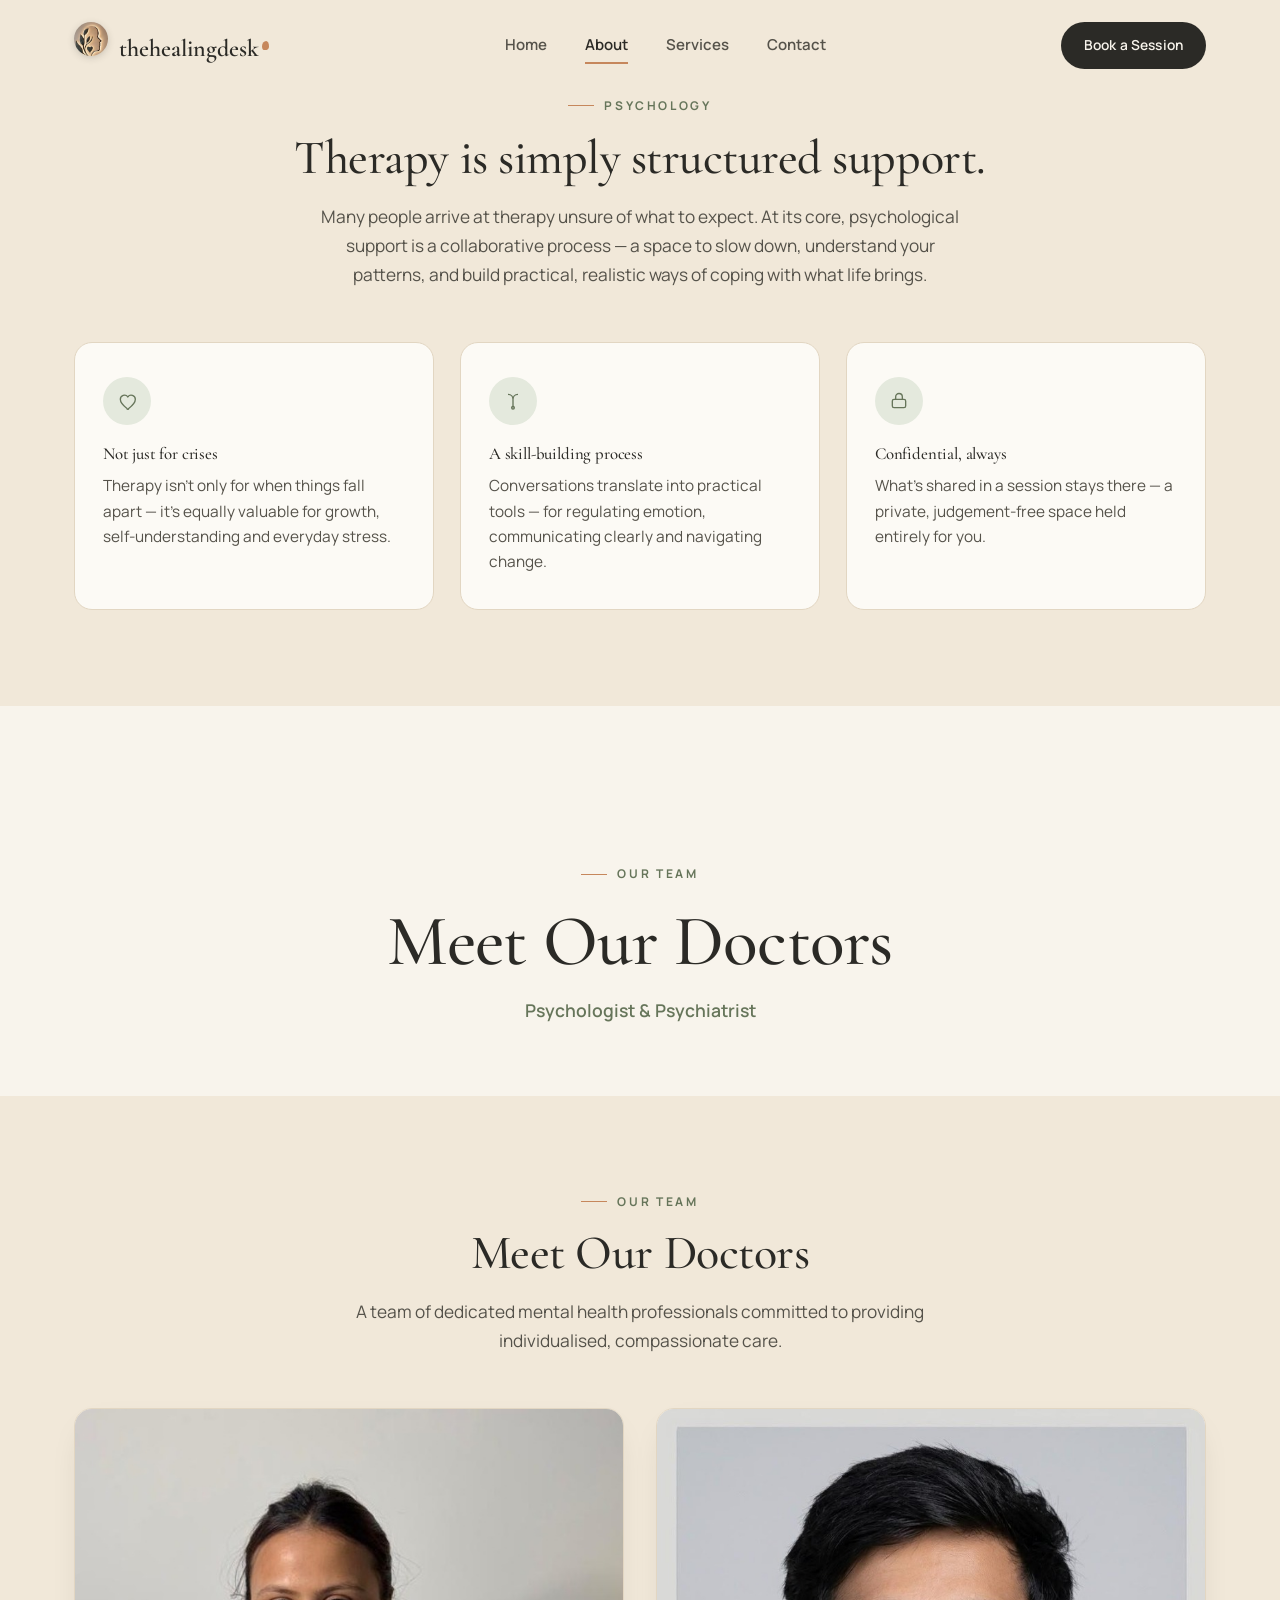
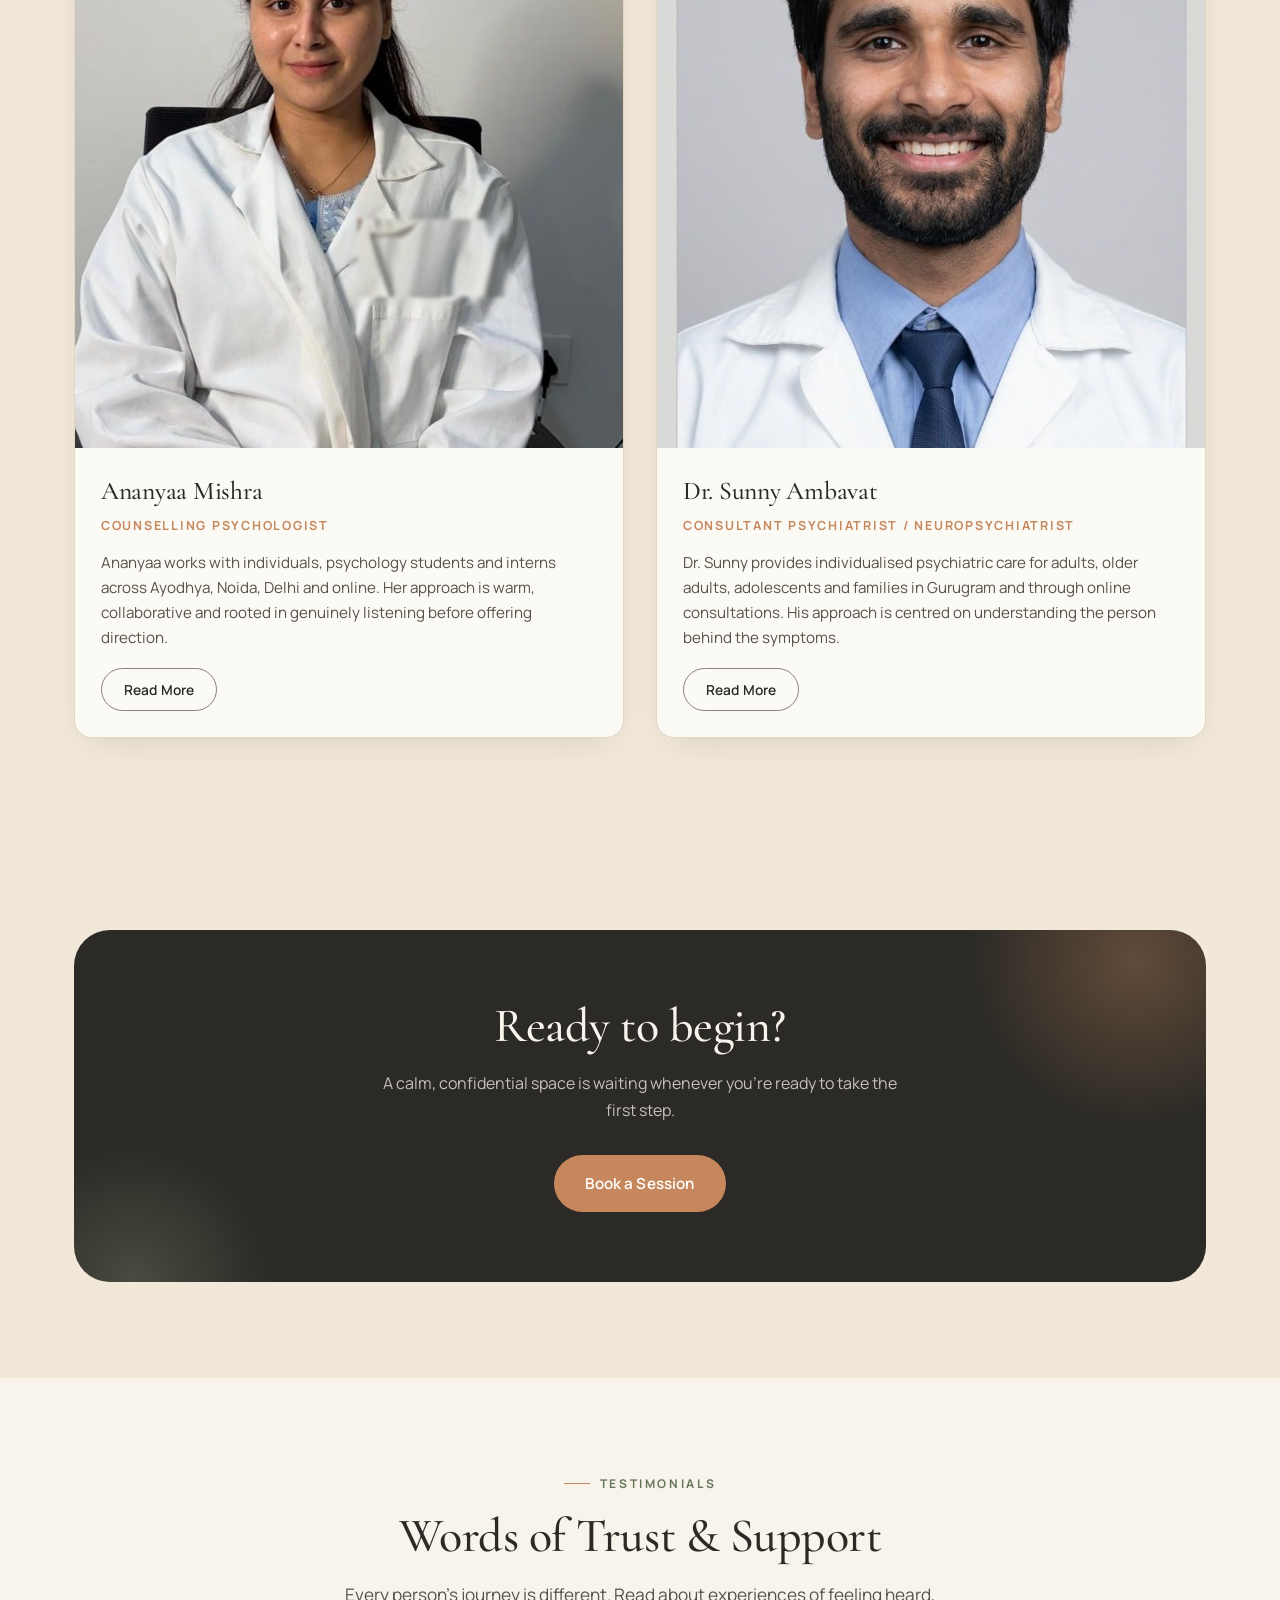
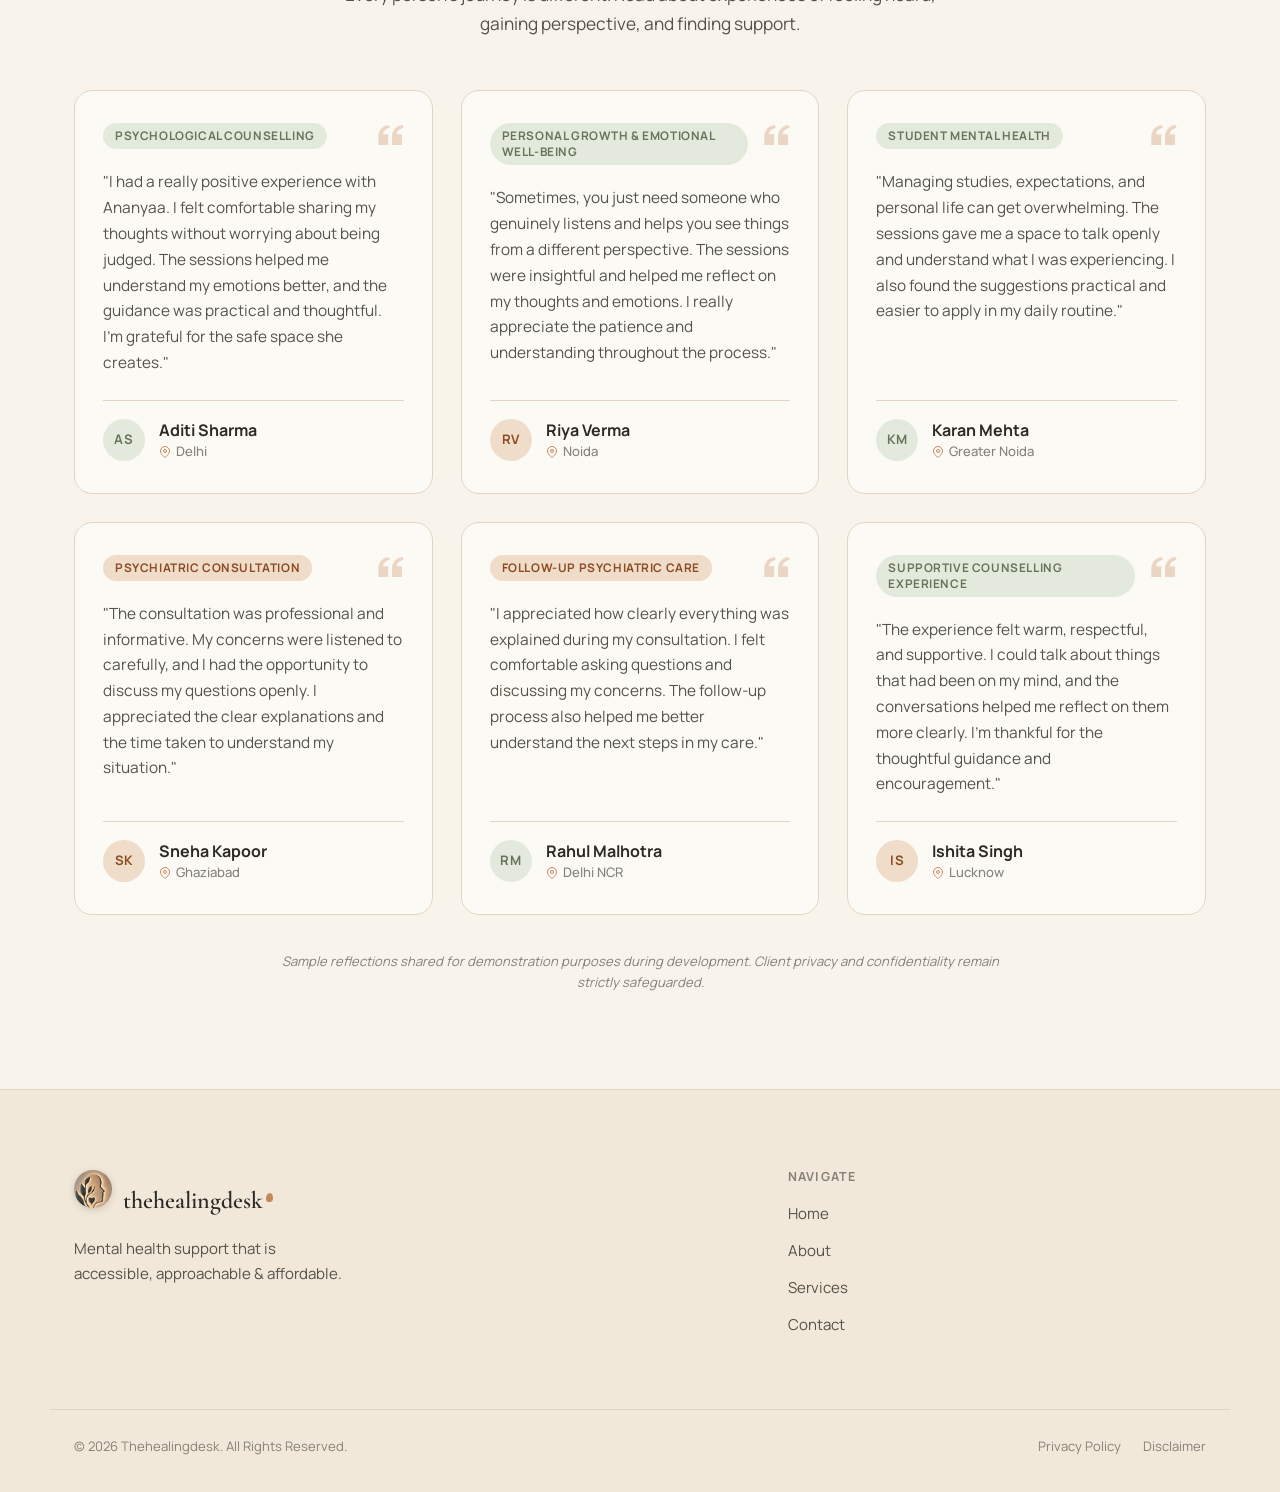
<file: about.html>
<!DOCTYPE html>
<html lang="en">
<head>
<meta charset="UTF-8">
<meta name="viewport" content="width=device-width, initial-scale=1.0">
<title>About Ananyaa Mishra — Counselling Psychologist | Thehealingdesk</title>
<meta name="description" content="Meet Ananyaa Mishra, Counselling Psychologist and founder of Thehealingdesk. Learn about her background, therapeutic approach, and who she works with.">
<link rel="canonical" href="https://www.thehealingdesk.com/about.html">
<link rel="preconnect" href="https://fonts.googleapis.com">
<link rel="preconnect" href="https://fonts.gstatic.com" crossorigin>
<link href="https://fonts.googleapis.com/css2?family=Cormorant+Garamond:ital,wght@0,400;0,500;0,600;1,500&family=Manrope:wght@400;500;600;700;800&display=swap" rel="stylesheet">
<link rel="stylesheet" href="css/style.css">
</head>
<body>
<a class="skip-link" href="#main">Skip to content</a>

<header class="navbar" id="navbar">
  <div class="container nav-inner">
    <a href="index.html" class="logo"><img src="images/logo-icon.png" alt="Thehealingdesk logo" class="logo-icon">thehealingdesk<span class="leaf-dot" aria-hidden="true"></span></a>
    <nav class="nav-links" aria-label="Primary">
      <a href="index.html">Home</a>
      <a href="about.html">About</a>
      <a href="services.html">Services</a>
      <a href="contact.html">Contact</a>
    </nav>
    <div class="nav-right">
      <a href="contact.html" class="btn btn-primary nav-cta btn-sm">Book a Session</a>
      <button class="hamburger" aria-label="Open menu" aria-expanded="false">
        <span></span><span></span><span></span>
      </button>
    </div>
  </div>
</header>

<div class="mobile-menu" aria-label="Mobile navigation">
  <a href="index.html">Home</a>
  <a href="about.html">About</a>
  <a href="services.html">Services</a>
  <a href="contact.html">Contact</a>
  <a href="contact.html" class="btn btn-primary">Book a Session</a>
  <p class="mm-meta">Ayodhya &middot; Noida &middot; Delhi &middot; Online</p>
</div>

<main id="main">

  <!-- PSYCHOLOGY INTRO (new — sets context before introducing Ananyaa) -->
  <section class="section section-alt">
    <div class="container">
      <div class="section-head center reveal">
        <span class="eyebrow">Psychology</span>
        <h2 class="section-title">Therapy is simply structured support.</h2>
        <p class="section-lede">Many people arrive at therapy unsure of what to expect. At its core, psychological support is a collaborative process — a space to slow down, understand your patterns, and build practical, realistic ways of coping with what life brings.</p>
      </div>
      <div class="card-grid cols-3 reveal-stagger">
        <div class="card">
          <div class="card-icon" aria-hidden="true"><svg width="20" height="20" viewBox="0 0 24 24" fill="none" stroke="currentColor" stroke-width="1.6"><path d="M12 21c-4-3-8-6-8-11a5 5 0 0 1 9-3 5 5 0 0 1 9 3c0 5-4 8-8 11a1 1 0 0 1-2 0z"/></svg></div>
          <h3 class="card-title" style="font-size:1.05rem;">Not just for crises</h3>
          <p>Therapy isn't only for when things fall apart — it's equally valuable for growth, self-understanding and everyday stress.</p>
        </div>
        <div class="card">
          <div class="card-icon" aria-hidden="true"><svg width="20" height="20" viewBox="0 0 24 24" fill="none" stroke="currentColor" stroke-width="1.6"><path d="M12 20V10M12 10c0-3 2-6 6-6M12 10c0-3-2-6-6-6"/><circle cx="12" cy="20" r="1.6"/></svg></div>
          <h3 class="card-title" style="font-size:1.05rem;">A skill-building process</h3>
          <p>Conversations translate into practical tools — for regulating emotion, communicating clearly and navigating change.</p>
        </div>
        <div class="card">
          <div class="card-icon" aria-hidden="true"><svg width="20" height="20" viewBox="0 0 24 24" fill="none" stroke="currentColor" stroke-width="1.6"><rect x="4" y="10" width="16" height="10" rx="2"/><path d="M8 10V7a4 4 0 0 1 8 0v3"/></svg></div>
          <h3 class="card-title" style="font-size:1.05rem;">Confidential, always</h3>
          <p>What's shared in a session stays there — a private, judgement-free space held entirely for you.</p>
        </div>
      </div>
    </div>
  </section>

  <!-- PAGE HERO -->
  <section class="page-hero">
    <div class="container reveal">
      <span class="eyebrow">Our Team</span>
      <h1 class="display">Meet Our Doctors</h1>
      <p class="role">Psychologist &amp; Psychiatrist</p>
    </div>
  </section>

  <!-- MEET OUR DOCTORS — Doctor Cards -->
  <section class="section section-alt" id="meet-doctors">
    <div class="container">
      <div class="section-head center reveal">
        <span class="eyebrow">Our Team</span>
        <h2 class="section-title">Meet Our Doctors</h2>
        <p class="section-lede">A team of dedicated mental health professionals committed to providing individualised, compassionate care.</p>
      </div>
      <div class="doctor-grid reveal-stagger">

        <!-- ANANYAA CARD -->
        <div class="doctor-card">
          <div class="doctor-card-img">
            <img src="images/ananyaa-portrait-wide.jpg" alt="Ananyaa Mishra, Counselling Psychologist" loading="lazy">
          </div>
          <div class="doctor-card-body">
            <h3 class="doctor-name">Ananyaa Mishra</h3>
            <p class="doctor-role">Counselling Psychologist</p>
            <p class="doctor-snippet">Ananyaa works with individuals, psychology students and interns across Ayodhya, Noida, Delhi and online. Her approach is warm, collaborative and rooted in genuinely listening before offering direction.</p>
            <button class="btn btn-outline btn-sm doctor-readmore" data-modal="modal-ananyaa" aria-haspopup="dialog">Read More</button>
          </div>
        </div>

        <!-- DR. SUNNY CARD -->
        <div class="doctor-card">
          <div class="doctor-card-img">
            <img src="images/dr-sunny-portrait.jpg" alt="Dr. Sunny Ambavat, Consultant Psychiatrist" loading="lazy">
          </div>
          <div class="doctor-card-body">
            <h3 class="doctor-name">Dr. Sunny Ambavat</h3>
            <p class="doctor-role">Consultant Psychiatrist / Neuropsychiatrist</p>
            <p class="doctor-snippet">Dr. Sunny provides individualised psychiatric care for adults, older adults, adolescents and families in Gurugram and through online consultations. His approach is centred on understanding the person behind the symptoms.</p>
            <button class="btn btn-outline btn-sm doctor-readmore" data-modal="modal-sunny" aria-haspopup="dialog">Read More</button>
          </div>
        </div>

      </div>
    </div>
  </section>

  <!-- ===== MODAL: Ananyaa ===== -->
  <div class="doctor-modal" id="modal-ananyaa" role="dialog" aria-modal="true" aria-label="About Ananyaa Mishra" hidden>
    <div class="doctor-modal-overlay"></div>
    <div class="doctor-modal-box">
      <button class="doctor-modal-close" aria-label="Close">&times;</button>
      <div class="doctor-modal-inner">
        <div class="doctor-modal-img">
          <img src="images/ananyaa-portrait-wide.jpg" alt="Ananyaa Mishra">
        </div>
        <div class="doctor-modal-content">
          <span class="eyebrow">Counselling Psychologist</span>
          <h2 class="doctor-modal-name">Ananyaa Mishra</h2>
          <p class="doctor-modal-sub">Counselling Psychologist</p>

          <p>Ananyaa Mishra is a Counselling Psychologist with a Master's in Clinical Psychology from Christ (Deemed to be University) and a PG Diploma in Guidance and Counselling. She currently practises at Basu Next Gen Pvt. Ltd., where she works on individual counselling, stress and anger management, anxiety, and academic and career counselling.</p>

          <p>Her clinical training has spanned government, private and rehabilitation settings — the Institute of Human Behaviour and Allied Sciences (IHBAS), Swaroop Rani Nehru Hospital, Moolchand Hospital, Jagruti Rehabilitation Centre, SPYM De-Addiction Centre, and the Allahabad Child Care Development Centre. All of her internships were completed under psychiatrists and RCI-licensed clinical psychologists. This has given her hands-on experience in detailed case history taking, mental status examination, psycho-diagnostic formulation and psychological assessment.</p>

          <p>She works with Cognitive Behavioural Therapy (CBT), Dialectical Behaviour Therapy (DBT), Mindfulness-Based Cognitive Therapy, Behaviour Therapy, Exposure and Response Prevention (ERP), motivational interviewing and trauma-informed approaches. Her practice covers individual, group, family and relationship counselling, along with psychoeducation for families of clients in recovery.</p>

          <p>Her research on parasocial relationships, self-concept clarity and screen time among emerging adults was presented at the National Conference on Psychology in a Globalized World (NCPGW 2025) at Jamia Millia Islamia, in collaboration with ICSSR and DRDO. She has also volunteered with underprivileged children and taught relaxation and grounding techniques to hospital caregivers.</p>

          <h4 class="modal-section-title">Areas of Focus</h4>
          <ul class="modal-list">
            <li>Anxiety</li>
            <li>Stress &amp; anger management</li>
            <li>Addiction and recovery</li>
            <li>Trauma</li>
            <li>Relationship concerns</li>
            <li>Academic and career counselling</li>
            <li>Child development</li>
          </ul>

          <h4 class="modal-section-title">Clinical Specializations</h4>
          <ul class="modal-list">
            <li>Psychiatry</li>
          </ul>

          <div class="modal-cta">
            <a href="contact.html" class="btn btn-primary">Book a Session</a>
          </div>
        </div>
      </div>
    </div>
  </div>

  <!-- ===== MODAL: Dr. Sunny ===== -->
  <div class="doctor-modal" id="modal-sunny" role="dialog" aria-modal="true" aria-label="About Dr. Sunny Ambavat" hidden>
    <div class="doctor-modal-overlay"></div>
    <div class="doctor-modal-box">
      <button class="doctor-modal-close" aria-label="Close">&times;</button>
      <div class="doctor-modal-inner">
        <div class="doctor-modal-img">
          <img src="images/dr-sunny-portrait.jpg" alt="Dr. Sunny Ambavat">
        </div>
        <div class="doctor-modal-content">
          <span class="eyebrow">Consultant Psychiatrist / Neuropsychiatrist</span>
          <h2 class="doctor-modal-name">Dr. Sunny Ambavat</h2>
          <p class="doctor-modal-sub">Consultant Psychiatrist / Neuropsychiatrist</p>
          <p>Dr. Sunny Ambavat is a Consultant Psychiatrist providing individualised psychiatric care for adults, older adults, adolescents and families in Gurugram and through online consultations.</p>
          <p>His approach is centred on understanding the person behind the symptoms, identifying the factors contributing to their difficulties, and developing a treatment plan collaboratively.</p>
          <p>His areas of particular clinical interest include geriatric mental health, sexual health and substance-use disorders. Every consultation is individualised, collaborative and centred around your overall wellbeing.</p>

          <h4 class="modal-section-title">Who He Works With</h4>
          <p>Mental health concerns can affect people at different stages of life. Dr. Sunny works with individuals and families experiencing:</p>
          <ul class="modal-list">
            <li>Depression and other mood disorders</li>
            <li>Anxiety and related difficulties</li>
            <li>Bipolar disorder</li>
            <li>Psychotic disorders</li>
            <li>Dementia and cognitive difficulties</li>
            <li>Substance-use disorders</li>
            <li>Neurodevelopmental conditions</li>
            <li>Behavioural and emotional difficulties</li>
          </ul>
          <p>He also has an interest in working with older adults, children and adolescents, people with chronic medical illnesses, and individuals experiencing mental-health difficulties during the perinatal period.</p>

          <h4 class="modal-section-title">Areas of Care</h4>
          <p>Psychiatric consultations may address a range of mental-health concerns, with assessment and care tailored to individual needs:</p>
          <ul class="modal-list">
            <li>Depression and mood disorders</li>
            <li>Anxiety and panic-related difficulties</li>
            <li>OCD and related concerns</li>
            <li>Bipolar disorder</li>
            <li>Psychotic disorders</li>
            <li>Sleep-related concerns</li>
            <li>Substance-use disorders</li>
            <li>ADHD and neurodevelopmental concerns</li>
            <li>Memory and behavioural changes in older adults</li>
            <li>Sexual-health concerns</li>
            <li>Child and adolescent mental health</li>
            <li>Mental-health concerns during pregnancy and the postpartum period</li>
            <li>Psychological difficulties associated with chronic medical illness</li>
          </ul>

          <h4 class="modal-section-title">Treatment Approach</h4>
          <p>Psychiatric treatment is individualised according to the person's concerns, clinical needs and preferences. Depending on the situation, treatment may include:</p>
          <ul class="modal-list">
            <li>Psychiatric medication, when appropriate</li>
            <li>Brief psychological interventions</li>
            <li>Motivational enhancement for substance-use concerns</li>
            <li>Psychoeducation and behavioural strategies</li>
            <li>Sexual-health interventions</li>
            <li>Support for older adults and their families</li>
            <li>Coordination with psychological and other healthcare services</li>
          </ul>

          <h4 class="modal-section-title">What Happens During a Consultation</h4>
          <ol class="modal-steps">
            <li><strong>01 — Understanding your concerns</strong> — We begin by understanding what has been happening, how long you have been experiencing it, and how it is affecting your everyday life.</li>
            <li><strong>02 — Clinical assessment</strong> — Relevant psychological, medical, medication, sleep, substance-use and social factors are explored as appropriate.</li>
            <li><strong>03 — Making sense of the difficulties</strong> — The assessment helps develop an understanding of the difficulties and, where appropriate, a clinical diagnosis.</li>
            <li><strong>04 — Planning treatment together</strong> — Available treatment options are discussed so that the approach can be tailored to your needs.</li>
            <li><strong>05 — Follow-up</strong> — Treatment response, progress, concerns and any necessary changes are reviewed over time.</li>
          </ol>

          <div class="modal-cta">
            <a href="contact.html" class="btn btn-primary">Book a Consultation</a>
          </div>
        </div>
      </div>
    </div>
  </div>

  <!-- FINAL CTA -->
  <section class="section section-alt">
    <div class="container">
      <div class="cta-band reveal">
        <h2 class="section-title">Ready to begin?</h2>
        <p>A calm, confidential space is waiting whenever you're ready to take the first step.</p>
        <div class="hero-actions">
          <a href="contact.html" class="btn btn-terracotta">Book a Session</a>
        </div>
      </div>
    </div>
  </section>

  <!-- ============ TESTIMONIALS SECTION ============ -->
  <section class="section testimonials-section" id="testimonials" aria-labelledby="testimonials-heading">
    <div class="container">
      <div class="section-head center reveal">
        <span class="eyebrow">Testimonials</span>
        <h2 class="section-title" id="testimonials-heading">Words of Trust &amp; Support</h2>
        <p class="section-lede">Every person's journey is different. Read about experiences of feeling heard, gaining perspective, and finding support.</p>
      </div>

      <div class="testimonials-grid reveal">
        <!-- Testimonial 1 -->
        <article class="testimonial-card">
          <div class="testimonial-card__header">
            <span class="testimonial-card__category">Psychological Counselling</span>
            <svg class="testimonial-card__quote-mark" width="26" height="20" viewBox="0 0 28 22" fill="none" aria-hidden="true">
              <path d="M0 13.2C0 5.867 4.48 1.067 11.2 0l1.68 2.893C7.84 4.013 5.6 6.68 5.32 10.12h5.6V22H0V13.2zm15.12 0C15.12 5.867 19.6 1.067 26.32 0l1.68 2.893c-5.04 1.12-7.28 3.787-7.56 7.227h5.6V22h-10.92V13.2z" fill="currentColor"/>
            </svg>
          </div>
          <blockquote class="testimonial-card__quote">
            <p>"I had a really positive experience with Ananyaa. I felt comfortable sharing my thoughts without worrying about being judged. The sessions helped me understand my emotions better, and the guidance was practical and thoughtful. I'm grateful for the safe space she creates."</p>
          </blockquote>
          <div class="testimonial-card__footer">
            <div class="testimonial-card__avatar" aria-hidden="true">AS</div>
            <div class="testimonial-card__author">
              <cite class="testimonial-card__name">Aditi Sharma</cite>
              <span class="testimonial-card__location">
                <svg width="12" height="12" viewBox="0 0 24 24" fill="none" stroke="currentColor" stroke-width="2" aria-hidden="true"><path d="M21 10c0 7-9 13-9 13s-9-6-9-13a9 9 0 0 1 18 0z"/><circle cx="12" cy="10" r="3"/></svg>
                Delhi
              </span>
            </div>
          </div>
        </article>

        <!-- Testimonial 2 -->
        <article class="testimonial-card">
          <div class="testimonial-card__header">
            <span class="testimonial-card__category">Personal Growth &amp; Emotional Well-being</span>
            <svg class="testimonial-card__quote-mark" width="26" height="20" viewBox="0 0 28 22" fill="none" aria-hidden="true">
              <path d="M0 13.2C0 5.867 4.48 1.067 11.2 0l1.68 2.893C7.84 4.013 5.6 6.68 5.32 10.12h5.6V22H0V13.2zm15.12 0C15.12 5.867 19.6 1.067 26.32 0l1.68 2.893c-5.04 1.12-7.28 3.787-7.56 7.227h5.6V22h-10.92V13.2z" fill="currentColor"/>
            </svg>
          </div>
          <blockquote class="testimonial-card__quote">
            <p>"Sometimes, you just need someone who genuinely listens and helps you see things from a different perspective. The sessions were insightful and helped me reflect on my thoughts and emotions. I really appreciate the patience and understanding throughout the process."</p>
          </blockquote>
          <div class="testimonial-card__footer">
            <div class="testimonial-card__avatar testimonial-card__avatar--alt" aria-hidden="true">RV</div>
            <div class="testimonial-card__author">
              <cite class="testimonial-card__name">Riya Verma</cite>
              <span class="testimonial-card__location">
                <svg width="12" height="12" viewBox="0 0 24 24" fill="none" stroke="currentColor" stroke-width="2" aria-hidden="true"><path d="M21 10c0 7-9 13-9 13s-9-6-9-13a9 9 0 0 1 18 0z"/><circle cx="12" cy="10" r="3"/></svg>
                Noida
              </span>
            </div>
          </div>
        </article>

        <!-- Testimonial 3 -->
        <article class="testimonial-card">
          <div class="testimonial-card__header">
            <span class="testimonial-card__category">Student Mental Health</span>
            <svg class="testimonial-card__quote-mark" width="26" height="20" viewBox="0 0 28 22" fill="none" aria-hidden="true">
              <path d="M0 13.2C0 5.867 4.48 1.067 11.2 0l1.68 2.893C7.84 4.013 5.6 6.68 5.32 10.12h5.6V22H0V13.2zm15.12 0C15.12 5.867 19.6 1.067 26.32 0l1.68 2.893c-5.04 1.12-7.28 3.787-7.56 7.227h5.6V22h-10.92V13.2z" fill="currentColor"/>
            </svg>
          </div>
          <blockquote class="testimonial-card__quote">
            <p>"Managing studies, expectations, and personal life can get overwhelming. The sessions gave me a space to talk openly and understand what I was experiencing. I also found the suggestions practical and easier to apply in my daily routine."</p>
          </blockquote>
          <div class="testimonial-card__footer">
            <div class="testimonial-card__avatar" aria-hidden="true">KM</div>
            <div class="testimonial-card__author">
              <cite class="testimonial-card__name">Karan Mehta</cite>
              <span class="testimonial-card__location">
                <svg width="12" height="12" viewBox="0 0 24 24" fill="none" stroke="currentColor" stroke-width="2" aria-hidden="true"><path d="M21 10c0 7-9 13-9 13s-9-6-9-13a9 9 0 0 1 18 0z"/><circle cx="12" cy="10" r="3"/></svg>
                Greater Noida
              </span>
            </div>
          </div>
        </article>

        <!-- Testimonial 4 -->
        <article class="testimonial-card">
          <div class="testimonial-card__header">
            <span class="testimonial-card__category testimonial-card__category--psychiatry">Psychiatric Consultation</span>
            <svg class="testimonial-card__quote-mark" width="26" height="20" viewBox="0 0 28 22" fill="none" aria-hidden="true">
              <path d="M0 13.2C0 5.867 4.48 1.067 11.2 0l1.68 2.893C7.84 4.013 5.6 6.68 5.32 10.12h5.6V22H0V13.2zm15.12 0C15.12 5.867 19.6 1.067 26.32 0l1.68 2.893c-5.04 1.12-7.28 3.787-7.56 7.227h5.6V22h-10.92V13.2z" fill="currentColor"/>
            </svg>
          </div>
          <blockquote class="testimonial-card__quote">
            <p>"The consultation was professional and informative. My concerns were listened to carefully, and I had the opportunity to discuss my questions openly. I appreciated the clear explanations and the time taken to understand my situation."</p>
          </blockquote>
          <div class="testimonial-card__footer">
            <div class="testimonial-card__avatar testimonial-card__avatar--alt" aria-hidden="true">SK</div>
            <div class="testimonial-card__author">
              <cite class="testimonial-card__name">Sneha Kapoor</cite>
              <span class="testimonial-card__location">
                <svg width="12" height="12" viewBox="0 0 24 24" fill="none" stroke="currentColor" stroke-width="2" aria-hidden="true"><path d="M21 10c0 7-9 13-9 13s-9-6-9-13a9 9 0 0 1 18 0z"/><circle cx="12" cy="10" r="3"/></svg>
                Ghaziabad
              </span>
            </div>
          </div>
        </article>

        <!-- Testimonial 5 -->
        <article class="testimonial-card">
          <div class="testimonial-card__header">
            <span class="testimonial-card__category testimonial-card__category--psychiatry">Follow-up Psychiatric Care</span>
            <svg class="testimonial-card__quote-mark" width="26" height="20" viewBox="0 0 28 22" fill="none" aria-hidden="true">
              <path d="M0 13.2C0 5.867 4.48 1.067 11.2 0l1.68 2.893C7.84 4.013 5.6 6.68 5.32 10.12h5.6V22H0V13.2zm15.12 0C15.12 5.867 19.6 1.067 26.32 0l1.68 2.893c-5.04 1.12-7.28 3.787-7.56 7.227h5.6V22h-10.92V13.2z" fill="currentColor"/>
            </svg>
          </div>
          <blockquote class="testimonial-card__quote">
            <p>"I appreciated how clearly everything was explained during my consultation. I felt comfortable asking questions and discussing my concerns. The follow-up process also helped me better understand the next steps in my care."</p>
          </blockquote>
          <div class="testimonial-card__footer">
            <div class="testimonial-card__avatar" aria-hidden="true">RM</div>
            <div class="testimonial-card__author">
              <cite class="testimonial-card__name">Rahul Malhotra</cite>
              <span class="testimonial-card__location">
                <svg width="12" height="12" viewBox="0 0 24 24" fill="none" stroke="currentColor" stroke-width="2" aria-hidden="true"><path d="M21 10c0 7-9 13-9 13s-9-6-9-13a9 9 0 0 1 18 0z"/><circle cx="12" cy="10" r="3"/></svg>
                Delhi NCR
              </span>
            </div>
          </div>
        </article>

        <!-- Testimonial 6 -->
        <article class="testimonial-card">
          <div class="testimonial-card__header">
            <span class="testimonial-card__category">Supportive Counselling Experience</span>
            <svg class="testimonial-card__quote-mark" width="26" height="20" viewBox="0 0 28 22" fill="none" aria-hidden="true">
              <path d="M0 13.2C0 5.867 4.48 1.067 11.2 0l1.68 2.893C7.84 4.013 5.6 6.68 5.32 10.12h5.6V22H0V13.2zm15.12 0C15.12 5.867 19.6 1.067 26.32 0l1.68 2.893c-5.04 1.12-7.28 3.787-7.56 7.227h5.6V22h-10.92V13.2z" fill="currentColor"/>
            </svg>
          </div>
          <blockquote class="testimonial-card__quote">
            <p>"The experience felt warm, respectful, and supportive. I could talk about things that had been on my mind, and the conversations helped me reflect on them more clearly. I'm thankful for the thoughtful guidance and encouragement."</p>
          </blockquote>
          <div class="testimonial-card__footer">
            <div class="testimonial-card__avatar testimonial-card__avatar--alt" aria-hidden="true">IS</div>
            <div class="testimonial-card__author">
              <cite class="testimonial-card__name">Ishita Singh</cite>
              <span class="testimonial-card__location">
                <svg width="12" height="12" viewBox="0 0 24 24" fill="none" stroke="currentColor" stroke-width="2" aria-hidden="true"><path d="M21 10c0 7-9 13-9 13s-9-6-9-13a9 9 0 0 1 18 0z"/><circle cx="12" cy="10" r="3"/></svg>
                Lucknow
              </span>
            </div>
          </div>
        </article>
      </div>

      <p class="testimonials-note reveal">Sample reflections shared for demonstration purposes during development. Client privacy and confidentiality remain strictly safeguarded.</p>
    </div>
  </section>

</main>

<footer class="footer">
  <div class="container footer-grid">
    <div class="footer-brand">
      <a href="index.html" class="logo"><img src="images/logo-icon.png" alt="Thehealingdesk logo" class="logo-icon">thehealingdesk<span class="leaf-dot" aria-hidden="true"></span></a>
      <p class="footer-tagline">Mental health support that is accessible, approachable &amp; affordable.</p>
    </div>
    <div class="footer-col">
      <h4>Navigate</h4>
      <a href="index.html">Home</a>
      <a href="about.html">About</a>
      <a href="services.html">Services</a>
      <a href="contact.html">Contact</a>
    </div>
  </div>
  <div class="container footer-bottom">
    <span>&copy; 2026 Thehealingdesk. All Rights Reserved.</span>
    <div class="legal">
      <a href="#">Privacy Policy</a>
      <a href="#">Disclaimer</a>
    </div>
  </div>
</footer>

<div class="sticky-cta"><a href="contact.html" class="btn btn-primary">Book a Session</a></div>

<script src="js/main.js"></script>

</body>
</html>
</file>
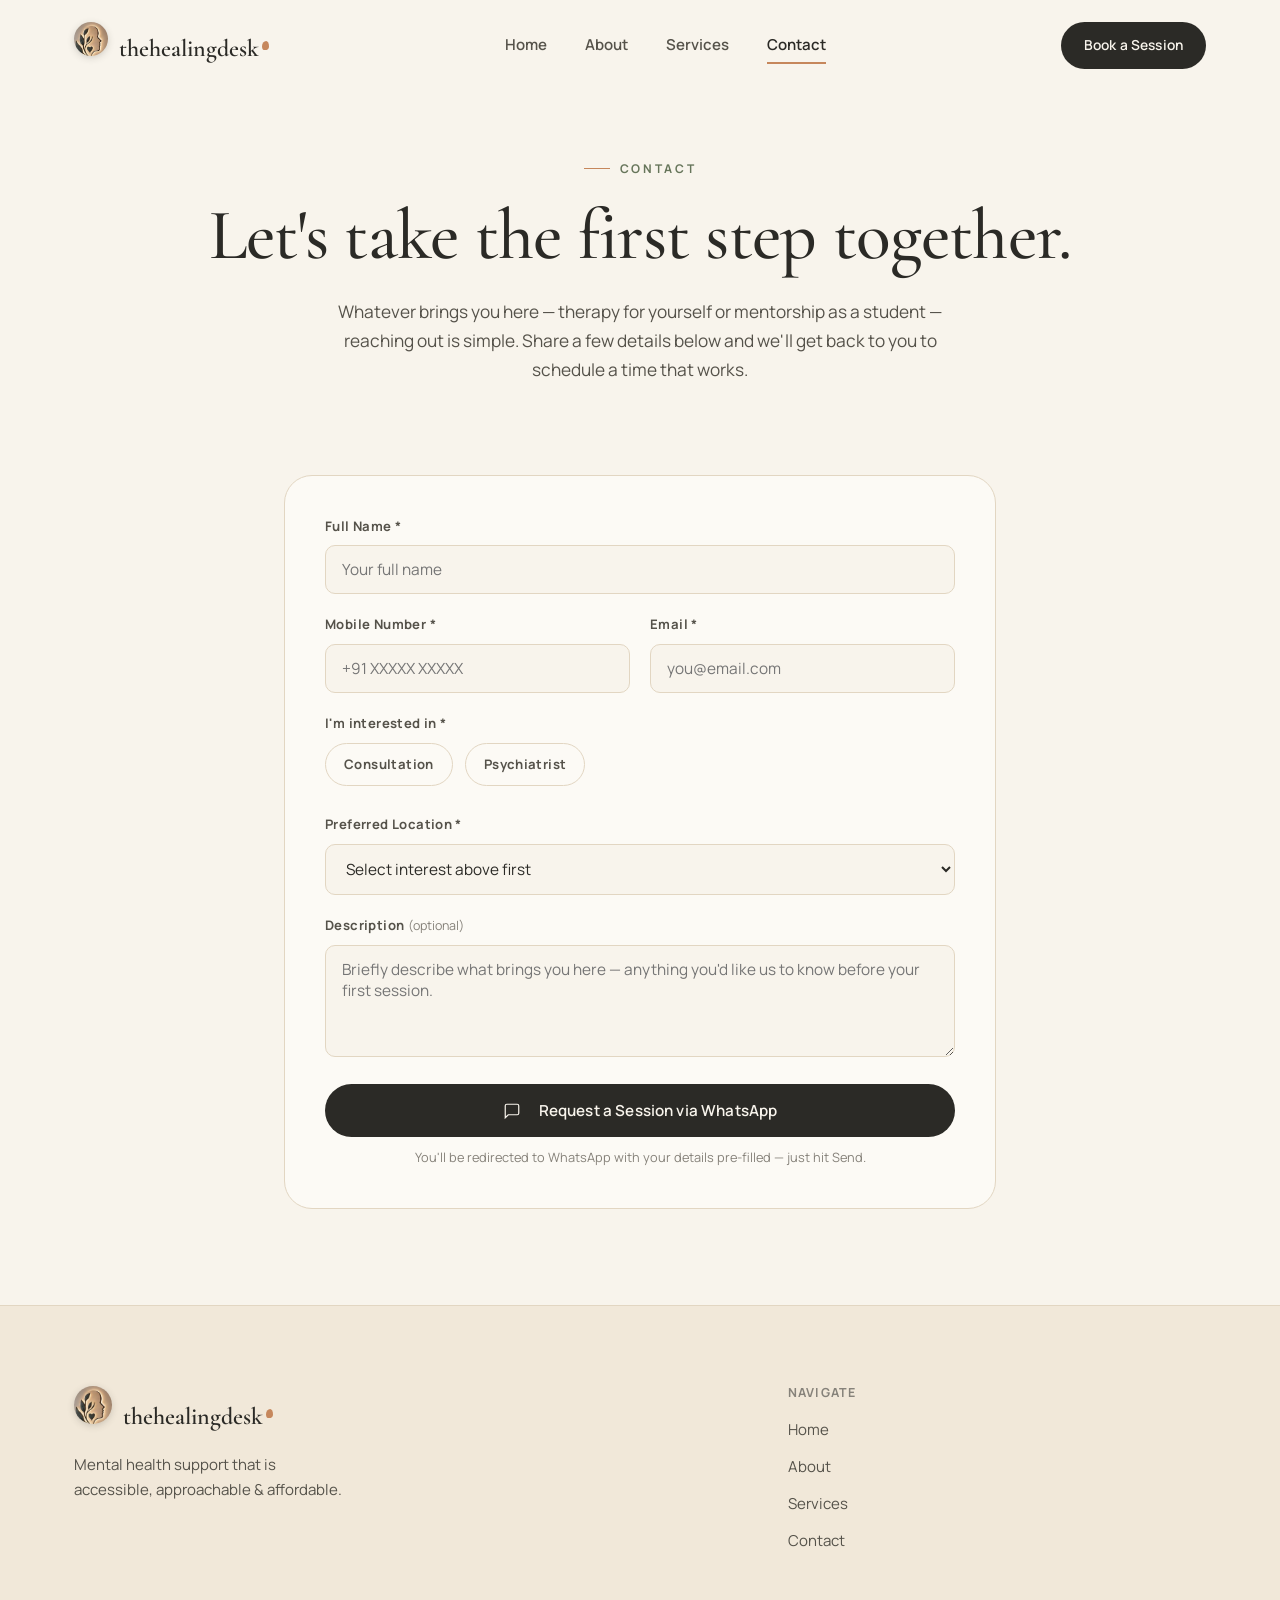
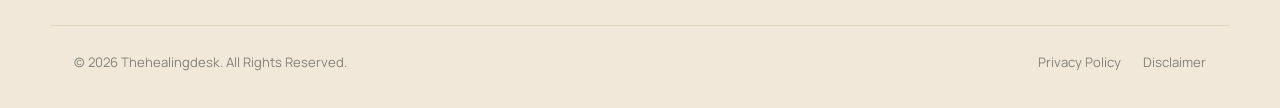
<file: contact.html>
<!DOCTYPE html>
<html lang="en">
<head>
<meta charset="UTF-8">
<meta name="viewport" content="width=device-width, initial-scale=1.0">
<title>Contact &amp; Book a Session | Thehealingdesk</title>
<meta name="description" content="Get in touch with Thehealingdesk to book a therapy session or enquire about psychology student mentorship. Online and offline options in Ayodhya, Noida &amp; Delhi.">
<link rel="canonical" href="https://www.thehealingdesk.com/contact.html">
<link rel="preconnect" href="https://fonts.googleapis.com">
<link rel="preconnect" href="https://fonts.gstatic.com" crossorigin>
<link href="https://fonts.googleapis.com/css2?family=Cormorant+Garamond:ital,wght@0,400;0,500;0,600;1,500&family=Manrope:wght@400;500;600;700;800&display=swap" rel="stylesheet">
<link rel="stylesheet" href="css/style.css">
</head>
<body>
<a class="skip-link" href="#main">Skip to content</a>

<header class="navbar" id="navbar">
  <div class="container nav-inner">
    <a href="index.html" class="logo"><img src="images/logo-icon.png" alt="Thehealingdesk logo" class="logo-icon">thehealingdesk<span class="leaf-dot" aria-hidden="true"></span></a>
    <nav class="nav-links" aria-label="Primary">
      <a href="index.html">Home</a>
      <a href="about.html">About</a>
      <a href="services.html">Services</a>
      <a href="contact.html">Contact</a>
    </nav>
    <div class="nav-right">
      <a href="contact.html" class="btn btn-primary nav-cta btn-sm">Book a Session</a>
      <button class="hamburger" aria-label="Open menu" aria-expanded="false">
        <span></span><span></span><span></span>
      </button>
    </div>
  </div>
</header>

<div class="mobile-menu" aria-label="Mobile navigation">
  <a href="index.html">Home</a>
  <a href="about.html">About</a>
  <a href="services.html">Services</a>
  <a href="contact.html">Contact</a>
  <a href="contact.html" class="btn btn-primary">Book a Session</a>
  <p class="mm-meta">Ayodhya &middot; Noida &middot; Delhi &middot; Online</p>
</div>

<main id="main">

  <!-- PAGE HERO -->
  <section class="page-hero">
    <div class="container reveal">
      <span class="eyebrow">Contact</span>
      <h1 class="display">Let's take the first step together.</h1>
      <p class="section-lede">Whatever brings you here — therapy for yourself or mentorship as a student — reaching out is simple. Share a few details below and we'll get back to you to schedule a time that works.</p>
    </div>
  </section>

  <section class="section" style="padding-top:20px;">
    <div class="container contact-grid">

      <!-- BOOKING FORM — WhatsApp redirect -->
      <div class="form-card reveal">
        <form id="booking-form" novalidate>

          <!-- Name -->
          <div class="form-row">
            <div class="field">
              <label for="full-name">Full Name <span aria-hidden="true">*</span></label>
              <input type="text" id="full-name" name="full-name" required autocomplete="name" placeholder="Your full name">
            </div>
          </div>

          <!-- Phone + Email -->
          <div class="form-row two">
            <div class="field">
              <label for="phone">Mobile Number <span aria-hidden="true">*</span></label>
              <input type="tel" id="phone" name="phone" required autocomplete="tel" placeholder="+91 XXXXX XXXXX">
            </div>
            <div class="field">
              <label for="email">Email <span aria-hidden="true">*</span></label>
              <input type="email" id="email" name="email" required autocomplete="email" placeholder="you@email.com">
            </div>
          </div>

          <!-- I'm interested in -->
          <div class="form-row">
            <div class="field">
              <label>I'm interested in <span aria-hidden="true">*</span></label>
              <div class="radio-group" role="radiogroup" aria-label="I'm interested in">
                <label class="radio-pill" id="pill-consultation">
                  <input type="radio" name="interest" value="Consultation" required> Consultation
                </label>
                <label class="radio-pill" id="pill-psychiatrist">
                  <input type="radio" name="interest" value="Psychiatrist"> Psychiatrist
                </label>
              </div>
            </div>
          </div>

          <!-- Preferred Location — dynamically changes -->
          <div class="form-row">
            <div class="field">
              <label for="location">Preferred Location <span aria-hidden="true">*</span></label>
              <select id="location" name="location" required>
                <option value="" disabled selected>Select interest above first</option>
              </select>
            </div>
          </div>

          <!-- Description -->
          <div class="form-row">
            <div class="field">
              <label for="message">Description <span class="field-optional">(optional)</span></label>
              <textarea id="message" name="message" rows="4" placeholder="Briefly describe what brings you here — anything you'd like us to know before your first session."></textarea>
            </div>
          </div>

          <!-- Error -->
          <p class="form-error" id="form-error" style="display:none; color:#B3453A; font-size:0.88rem; margin-top:4px; text-align:center;">
            Please fill in all required fields and select an interest before submitting.
          </p>

          <!-- Submit -->
          <button type="submit" class="btn btn-primary btn-block" id="booking-submit">
            <svg width="18" height="18" viewBox="0 0 24 24" fill="none" stroke="currentColor" stroke-width="1.6" style="vertical-align:middle;margin-right:8px;" aria-hidden="true"><path d="M21 15a2 2 0 0 1-2 2H7l-4 4V5a2 2 0 0 1 2-2h14a2 2 0 0 1 2 2z"/></svg>
            Request a Session via WhatsApp
          </button>
          <p class="form-note" style="margin-top:10px; text-align:center;">You'll be redirected to WhatsApp with your details pre-filled — just hit Send.</p>

        </form>
      </div>

    </div>
  </section>

  <script>
  (function () {
    var interestInputs = document.querySelectorAll('input[name="interest"]');
    var locationSelect = document.getElementById('location');

    var consultationLocations = ['Ayodhya', 'Noida', 'Delhi', 'Online'];
    var psychiatristLocations  = ['Gurgaon', 'Online'];

    function setLocations(locs) {
      locationSelect.innerHTML = '<option value="" disabled selected>Select a location</option>';
      locs.forEach(function (loc) {
        var opt = document.createElement('option');
        opt.value = loc;
        opt.textContent = loc;
        locationSelect.appendChild(opt);
      });
    }

    interestInputs.forEach(function (input) {
      input.addEventListener('change', function () {
        if (this.value === 'Consultation') {
          setLocations(consultationLocations);
        } else if (this.value === 'Psychiatrist') {
          setLocations(psychiatristLocations);
        }
      });
    });

    // Form submit → WhatsApp redirect
    document.getElementById('booking-form').addEventListener('submit', function (e) {
      e.preventDefault();

      var name     = document.getElementById('full-name').value.trim();
      var phone    = document.getElementById('phone').value.trim();
      var email    = document.getElementById('email').value.trim();
      var interest = document.querySelector('input[name="interest"]:checked');
      var location = locationSelect.value;
      var message  = document.getElementById('message').value.trim();
      var errorBox = document.getElementById('form-error');

      // Validation
      if (!name || !phone || !email || !interest || !location) {
        errorBox.style.display = 'block';
        return;
      }
      errorBox.style.display = 'none';

      var interestVal = interest.value;

      // WhatsApp number
      var waNumber = interestVal === 'Psychiatrist' ? '917011417726' : '918299364530';

      // Build message
      var lines = [
        'Hello, I would like to request a session.',
        '',
        '*Name:* ' + name,
        '*Mobile:* ' + phone,
        '*Email:* ' + email,
        '*Interested In:* ' + interestVal,
        '*Preferred Location:* ' + location,
      ];
      if (message) lines.push('*Description:* ' + message);
      lines.push('', 'Please confirm my appointment. Thank you!');

      var waText = encodeURIComponent(lines.join('\n'));
      var waURL  = 'https://wa.me/' + waNumber + '?text=' + waText;

      window.open(waURL, '_blank');
    });
  })();
  </script>

</main>

<footer class="footer">
  <div class="container footer-grid">
    <div class="footer-brand">
      <a href="index.html" class="logo"><img src="images/logo-icon.png" alt="Thehealingdesk logo" class="logo-icon">thehealingdesk<span class="leaf-dot" aria-hidden="true"></span></a>
      <p class="footer-tagline">Mental health support that is accessible, approachable &amp; affordable.</p>
    </div>
    <div class="footer-col">
      <h4>Navigate</h4>
      <a href="index.html">Home</a>
      <a href="about.html">About</a>
      <a href="services.html">Services</a>
      <a href="contact.html">Contact</a>
    </div>
  </div>
  <div class="container footer-bottom">
    <span>&copy; 2026 Thehealingdesk. All Rights Reserved.</span>
    <div class="legal">
      <a href="#">Privacy Policy</a>
      <a href="#">Disclaimer</a>
    </div>
  </div>
</footer>

<script src="js/main.js"></script>

</body>
</html>
</file>
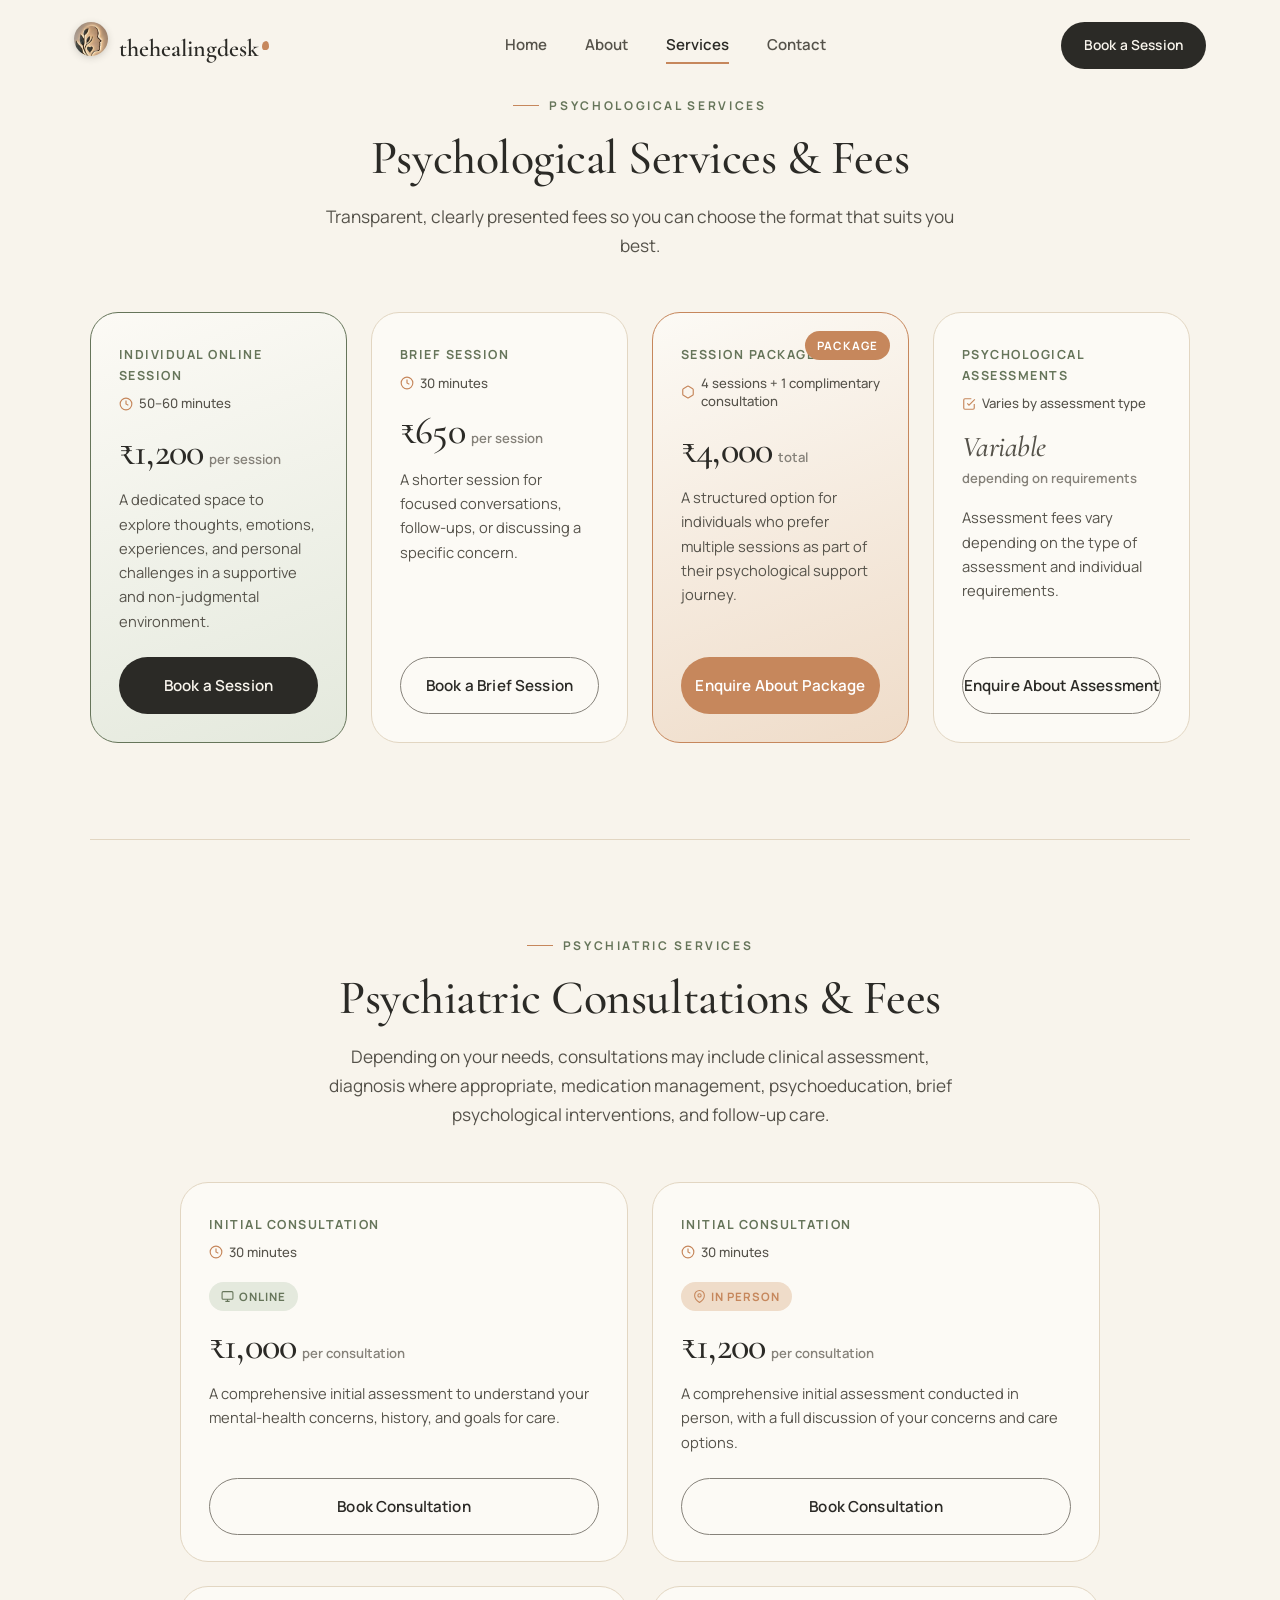
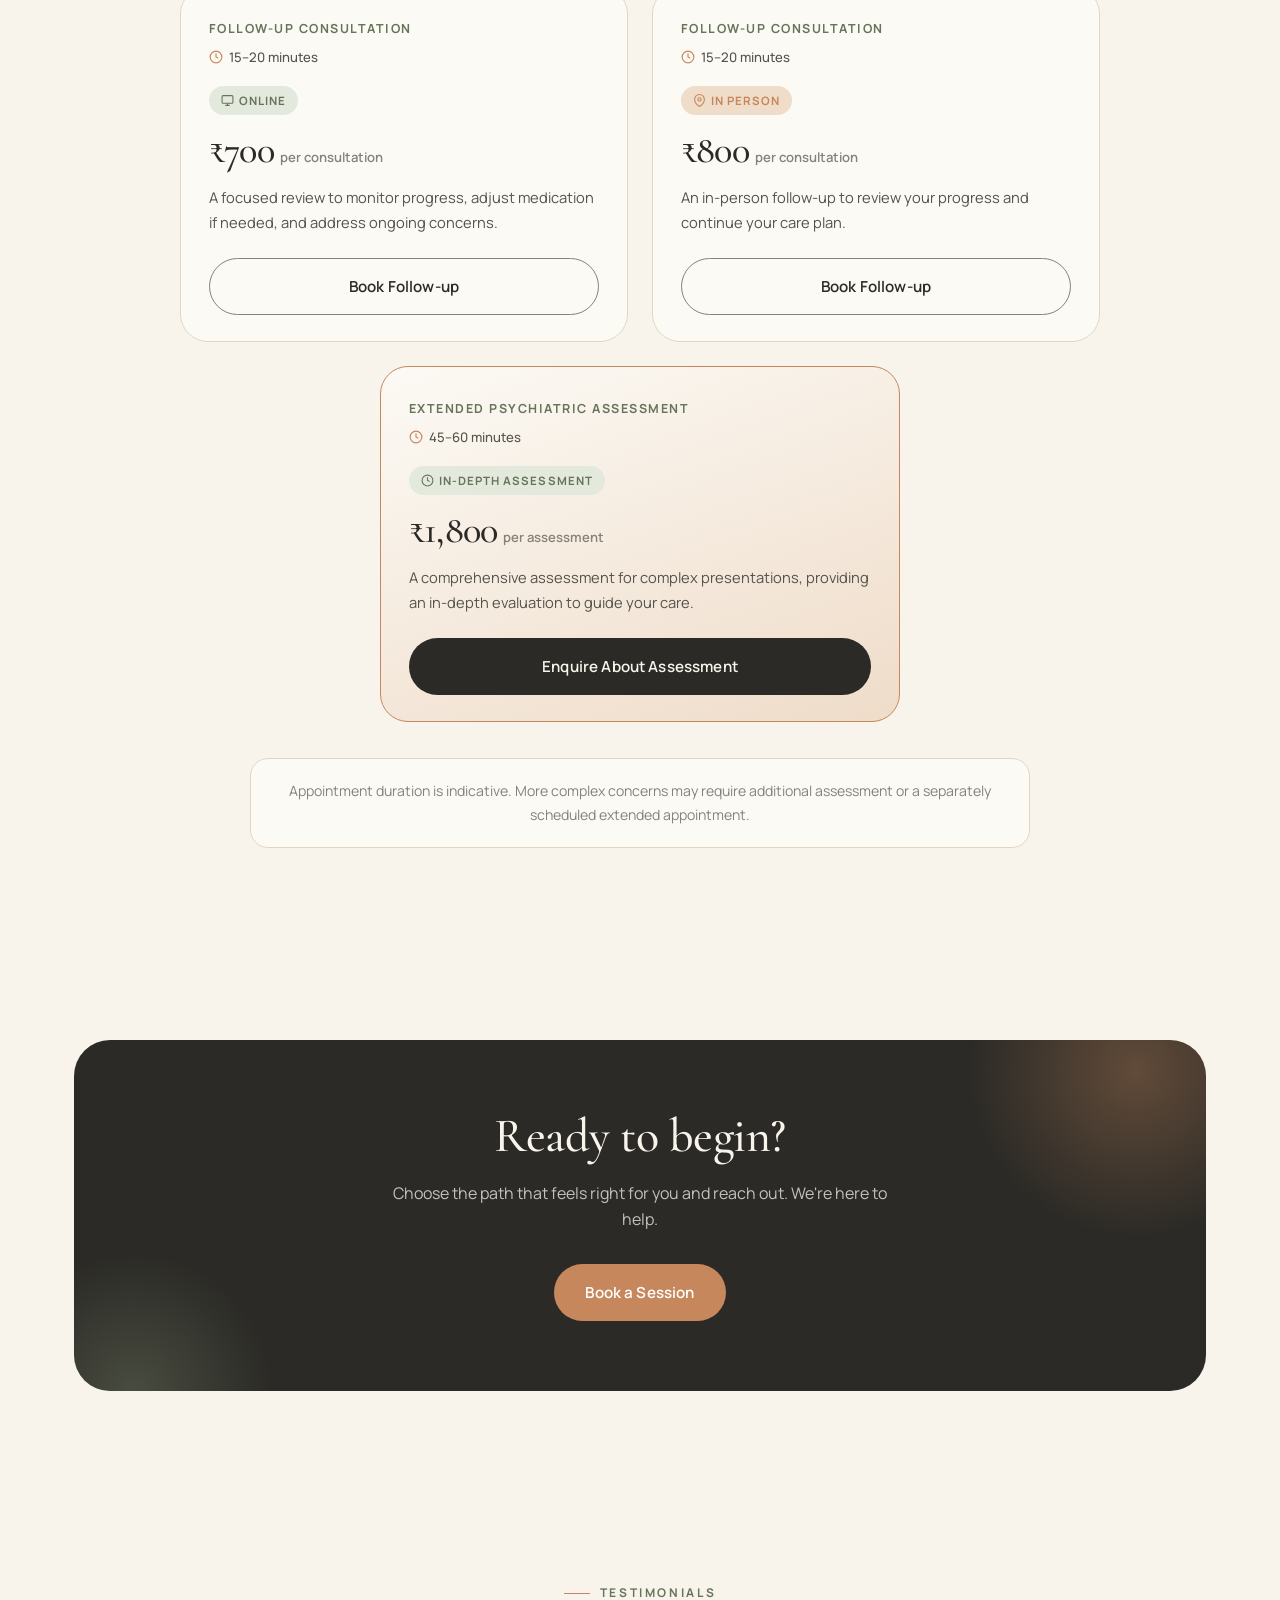
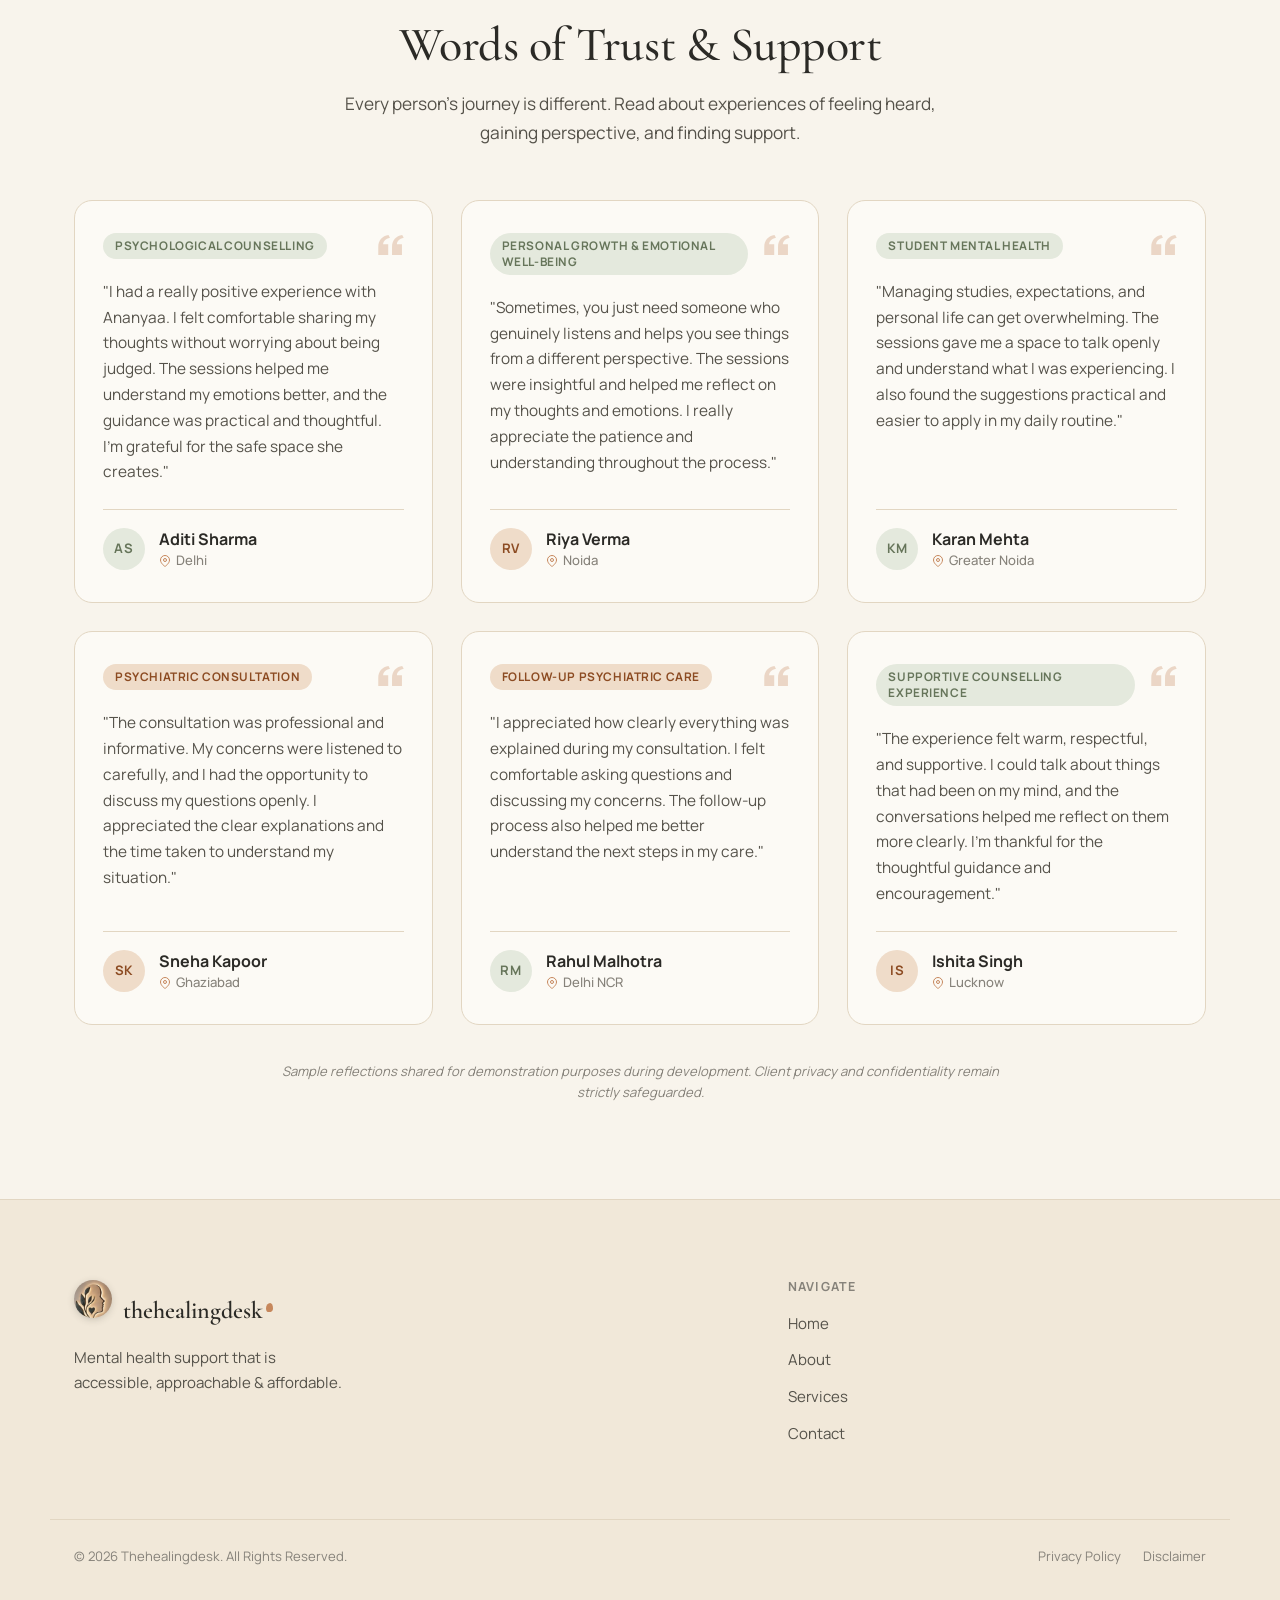
<file: services.html>
<!DOCTYPE html>
<html lang="en">
<head>
<meta charset="UTF-8">
<meta name="viewport" content="width=device-width, initial-scale=1.0">
<title>Services — Therapy &amp; Psychiatric Consultations | Thehealingdesk</title>
<meta name="description" content="Explore psychological and psychiatric services at Thehealingdesk: individual therapy, session packages, psychological assessments, and psychiatric consultations online and in person.">
<link rel="canonical" href="https://www.thehealingdesk.com/services.html">
<link rel="preconnect" href="https://fonts.googleapis.com">
<link rel="preconnect" href="https://fonts.gstatic.com" crossorigin>
<link href="https://fonts.googleapis.com/css2?family=Cormorant+Garamond:ital,wght@0,400;0,500;0,600;1,500&family=Manrope:wght@400;500;600;700;800&display=swap" rel="stylesheet">
<link rel="stylesheet" href="css/style.css">
</head>
<body>
<a class="skip-link" href="#main">Skip to content</a>

<header class="navbar" id="navbar">
  <div class="container nav-inner">
    <a href="index.html" class="logo"><img src="images/logo-icon.png" alt="Thehealingdesk logo" class="logo-icon">thehealingdesk<span class="leaf-dot" aria-hidden="true"></span></a>
    <nav class="nav-links" aria-label="Primary">
      <a href="index.html">Home</a>
      <a href="about.html">About</a>
      <a href="services.html">Services</a>
      <a href="contact.html">Contact</a>
    </nav>
    <div class="nav-right">
      <a href="contact.html" class="btn btn-primary nav-cta btn-sm">Book a Session</a>
      <button class="hamburger" aria-label="Open menu" aria-expanded="false">
        <span></span><span></span><span></span>
      </button>
    </div>
  </div>
</header>

<div class="mobile-menu" aria-label="Mobile navigation">
  <a href="index.html">Home</a>
  <a href="about.html">About</a>
  <a href="services.html">Services</a>
  <a href="contact.html">Contact</a>
  <a href="contact.html" class="btn btn-primary">Book a Session</a>
  <p class="mm-meta">Ayodhya &middot; Noida &middot; Delhi &middot; Online</p>
</div>

<main id="main">

  <!-- ============================================================
       SECTION 1 — PSYCHOLOGICAL SERVICES (Ananyaa Mishra)
       ============================================================ -->
  <section class="section" id="fees" aria-labelledby="psych-heading">
    <div class="container">
      <div class="section-head center reveal">
        <span class="eyebrow">Psychological Services</span>
        <h2 class="section-title" id="psych-heading">Psychological Services &amp; Fees</h2>
        <p class="section-lede" style="text-align:center; margin:0 auto;">Transparent, clearly presented fees so you can choose the format that suits you best.</p>
      </div>

      <div class="pricing-grid reveal-stagger">

        <!-- 1. Individual Online Session -->
        <div class="pricing-card pricing-card--featured">
          <div class="pricing-card__header">
            <span class="pricing-card__label">Individual Online Session</span>
            <span class="pricing-card__duration">
              <svg width="14" height="14" viewBox="0 0 24 24" fill="none" stroke="currentColor" stroke-width="2" aria-hidden="true"><circle cx="12" cy="12" r="10"/><path d="M12 6v6l4 2"/></svg>
              50–60 minutes
            </span>
          </div>
          <div class="pricing-card__price">
            <span class="pricing-card__amount">&#8377;1,200</span>
            <span class="pricing-card__unit">per session</span>
          </div>
          <p class="pricing-card__desc">A dedicated space to explore thoughts, emotions, experiences, and personal challenges in a supportive and non-judgmental environment.</p>
          <a href="contact.html" class="btn btn-primary btn-block">Book a Session</a>
        </div>

        <!-- 2. Brief Session -->
        <div class="pricing-card">
          <div class="pricing-card__header">
            <span class="pricing-card__label">Brief Session</span>
            <span class="pricing-card__duration">
              <svg width="14" height="14" viewBox="0 0 24 24" fill="none" stroke="currentColor" stroke-width="2" aria-hidden="true"><circle cx="12" cy="12" r="10"/><path d="M12 6v6l4 2"/></svg>
              30 minutes
            </span>
          </div>
          <div class="pricing-card__price">
            <span class="pricing-card__amount">&#8377;650</span>
            <span class="pricing-card__unit">per session</span>
          </div>
          <p class="pricing-card__desc">A shorter session for focused conversations, follow-ups, or discussing a specific concern.</p>
          <a href="contact.html" class="btn btn-outline btn-block">Book a Brief Session</a>
        </div>

        <!-- 3. Session Package -->
        <div class="pricing-card pricing-card--package">
          <div class="pricing-card__badge">Package</div>
          <div class="pricing-card__header">
            <span class="pricing-card__label">Session Package</span>
            <span class="pricing-card__duration">
              <svg width="14" height="14" viewBox="0 0 24 24" fill="none" stroke="currentColor" stroke-width="2" aria-hidden="true"><path d="M21 16V8a2 2 0 0 0-1-1.73l-7-4a2 2 0 0 0-2 0l-7 4A2 2 0 0 0 3 8v8a2 2 0 0 0 1 1.73l7 4a2 2 0 0 0 2 0l7-4A2 2 0 0 0 21 16z"/></svg>
              4 sessions + 1 complimentary consultation
            </span>
          </div>
          <div class="pricing-card__price">
            <span class="pricing-card__amount">&#8377;4,000</span>
            <span class="pricing-card__unit">total</span>
          </div>
          <p class="pricing-card__desc">A structured option for individuals who prefer multiple sessions as part of their psychological support journey.</p>
          <a href="contact.html" class="btn btn-terracotta btn-block">Enquire About Package</a>
        </div>

        <!-- 4. Psychological Assessments -->
        <div class="pricing-card pricing-card--assessment">
          <div class="pricing-card__header">
            <span class="pricing-card__label">Psychological Assessments</span>
            <span class="pricing-card__duration">
              <svg width="14" height="14" viewBox="0 0 24 24" fill="none" stroke="currentColor" stroke-width="2" aria-hidden="true"><path d="M9 11l3 3L22 4"/><path d="M21 12v7a2 2 0 0 1-2 2H5a2 2 0 0 1-2-2V5a2 2 0 0 1 2-2h11"/></svg>
              Varies by assessment type
            </span>
          </div>
          <div class="pricing-card__price">
            <span class="pricing-card__amount pricing-card__amount--variable">Variable</span>
            <span class="pricing-card__unit">depending on requirements</span>
          </div>
          <p class="pricing-card__desc">Assessment fees vary depending on the type of assessment and individual requirements.</p>
          <a href="contact.html" class="btn btn-outline btn-block">Enquire About Assessment</a>
        </div>

      </div><!-- /.pricing-grid -->
    </div>
  </section>


  <!-- ============================================================
       SECTION DIVIDER — visual separator between psychologist
       and psychiatrist sections
       ============================================================ -->
  <div class="services-section-divider" aria-hidden="true">
    <div class="container">
      <div class="services-divider-line"></div>
    </div>
  </div>

  <!-- ============================================================
       SECTION 2 — PSYCHIATRIC SERVICES
       ============================================================ -->
  <section class="section" id="psychiatric-fees" aria-labelledby="psych-consult-heading">
    <div class="container">
      <div class="section-head center reveal">
        <span class="eyebrow">Psychiatric Services</span>
        <h2 class="section-title" id="psych-consult-heading">Psychiatric Consultations &amp; Fees</h2>
        <p class="section-lede" style="text-align:center; margin:0 auto;">Depending on your needs, consultations may include clinical assessment, diagnosis where appropriate, medication management, psychoeducation, brief psychological interventions, and follow-up care.</p>
      </div>

      <!-- Psychiatric pricing: 5 cards aligned in clean responsive grid -->
      <div class="psych-pricing-grid reveal-stagger">

        <!-- 1. Initial Psychiatric Consultation — Online -->
        <div class="pricing-card psych-pricing-card">
          <div class="pricing-card__header">
            <span class="pricing-card__label">Initial Consultation</span>
            <span class="pricing-card__duration">
              <svg width="14" height="14" viewBox="0 0 24 24" fill="none" stroke="currentColor" stroke-width="2" aria-hidden="true"><circle cx="12" cy="12" r="10"/><path d="M12 6v6l4 2"/></svg>
              30 minutes
            </span>
          </div>
          <div class="psych-mode-badge psych-mode-badge--online">
            <svg width="13" height="13" viewBox="0 0 24 24" fill="none" stroke="currentColor" stroke-width="2" aria-hidden="true"><rect x="2" y="3" width="20" height="14" rx="2"/><path d="M8 21h8M12 17v4"/></svg>
            Online
          </div>
          <div class="pricing-card__price">
            <span class="pricing-card__amount">&#8377;1,000</span>
            <span class="pricing-card__unit">per consultation</span>
          </div>
          <p class="pricing-card__desc">A comprehensive initial assessment to understand your mental-health concerns, history, and goals for care.</p>
          <a href="contact.html" class="btn btn-outline btn-block">Book Consultation</a>
        </div>

        <!-- 2. Initial Psychiatric Consultation — In Person -->
        <div class="pricing-card psych-pricing-card">
          <div class="pricing-card__header">
            <span class="pricing-card__label">Initial Consultation</span>
            <span class="pricing-card__duration">
              <svg width="14" height="14" viewBox="0 0 24 24" fill="none" stroke="currentColor" stroke-width="2" aria-hidden="true"><circle cx="12" cy="12" r="10"/><path d="M12 6v6l4 2"/></svg>
              30 minutes
            </span>
          </div>
          <div class="psych-mode-badge psych-mode-badge--inperson">
            <svg width="13" height="13" viewBox="0 0 24 24" fill="none" stroke="currentColor" stroke-width="2" aria-hidden="true"><path d="M21 10c0 7-9 13-9 13s-9-6-9-13a9 9 0 0 1 18 0z"/><circle cx="12" cy="10" r="3"/></svg>
            In Person
          </div>
          <div class="pricing-card__price">
            <span class="pricing-card__amount">&#8377;1,200</span>
            <span class="pricing-card__unit">per consultation</span>
          </div>
          <p class="pricing-card__desc">A comprehensive initial assessment conducted in person, with a full discussion of your concerns and care options.</p>
          <a href="contact.html" class="btn btn-outline btn-block">Book Consultation</a>
        </div>

        <!-- 3. Follow-up Consultation — Online -->
        <div class="pricing-card psych-pricing-card">
          <div class="pricing-card__header">
            <span class="pricing-card__label">Follow-up Consultation</span>
            <span class="pricing-card__duration">
              <svg width="14" height="14" viewBox="0 0 24 24" fill="none" stroke="currentColor" stroke-width="2" aria-hidden="true"><circle cx="12" cy="12" r="10"/><path d="M12 6v6l4 2"/></svg>
              15–20 minutes
            </span>
          </div>
          <div class="psych-mode-badge psych-mode-badge--online">
            <svg width="13" height="13" viewBox="0 0 24 24" fill="none" stroke="currentColor" stroke-width="2" aria-hidden="true"><rect x="2" y="3" width="20" height="14" rx="2"/><path d="M8 21h8M12 17v4"/></svg>
            Online
          </div>
          <div class="pricing-card__price">
            <span class="pricing-card__amount">&#8377;700</span>
            <span class="pricing-card__unit">per consultation</span>
          </div>
          <p class="pricing-card__desc">A focused review to monitor progress, adjust medication if needed, and address ongoing concerns.</p>
          <a href="contact.html" class="btn btn-outline btn-block">Book Follow-up</a>
        </div>

        <!-- 4. Follow-up Consultation — In Person -->
        <div class="pricing-card psych-pricing-card">
          <div class="pricing-card__header">
            <span class="pricing-card__label">Follow-up Consultation</span>
            <span class="pricing-card__duration">
              <svg width="14" height="14" viewBox="0 0 24 24" fill="none" stroke="currentColor" stroke-width="2" aria-hidden="true"><circle cx="12" cy="12" r="10"/><path d="M12 6v6l4 2"/></svg>
              15–20 minutes
            </span>
          </div>
          <div class="psych-mode-badge psych-mode-badge--inperson">
            <svg width="13" height="13" viewBox="0 0 24 24" fill="none" stroke="currentColor" stroke-width="2" aria-hidden="true"><path d="M21 10c0 7-9 13-9 13s-9-6-9-13a9 9 0 0 1 18 0z"/><circle cx="12" cy="10" r="3"/></svg>
            In Person
          </div>
          <div class="pricing-card__price">
            <span class="pricing-card__amount">&#8377;800</span>
            <span class="pricing-card__unit">per consultation</span>
          </div>
          <p class="pricing-card__desc">An in-person follow-up to review your progress and continue your care plan.</p>
          <a href="contact.html" class="btn btn-outline btn-block">Book Follow-up</a>
        </div>

        <!-- 5. Extended Psychiatric Assessment -->
        <div class="pricing-card psych-pricing-card psych-pricing-card--extended">
          <div class="pricing-card__header">
            <span class="pricing-card__label">Extended Psychiatric Assessment</span>
            <span class="pricing-card__duration">
              <svg width="14" height="14" viewBox="0 0 24 24" fill="none" stroke="currentColor" stroke-width="2" aria-hidden="true"><circle cx="12" cy="12" r="10"/><path d="M12 6v6l4 2"/></svg>
              45–60 minutes
            </span>
          </div>
          <div class="psych-mode-badge psych-mode-badge--online">
            <svg width="13" height="13" viewBox="0 0 24 24" fill="none" stroke="currentColor" stroke-width="2" aria-hidden="true"><circle cx="12" cy="12" r="10"/><path d="M12 6v6l4 2"/></svg>
            In-depth Assessment
          </div>
          <div class="pricing-card__price">
            <span class="pricing-card__amount">&#8377;1,800</span>
            <span class="pricing-card__unit">per assessment</span>
          </div>
          <p class="pricing-card__desc">A comprehensive assessment for complex presentations, providing an in-depth evaluation to guide your care.</p>
          <a href="contact.html" class="btn btn-primary btn-block">Enquire About Assessment</a>
        </div>

      </div><!-- /.psych-pricing-grid -->

      <!-- Consultation Disclaimer -->
      <p class="psych-disclaimer reveal">
        Appointment duration is indicative. More complex concerns may require additional assessment or a separately scheduled extended appointment.
      </p>

    </div>
  </section>

  <!-- CTA -->
  <section class="section">
    <div class="container">
      <div class="cta-band reveal">
        <h2 class="section-title">Ready to begin?</h2>
        <p>Choose the path that feels right for you and reach out. We're here to help.</p>
        <div class="hero-actions">
          <a href="contact.html" class="btn btn-terracotta">Book a Session</a>
        </div>
      </div>
    </div>
  </section>

  <!-- ============ TESTIMONIALS SECTION ============ -->
  <section class="section testimonials-section" id="testimonials" aria-labelledby="testimonials-heading">
    <div class="container">
      <div class="section-head center reveal">
        <span class="eyebrow">Testimonials</span>
        <h2 class="section-title" id="testimonials-heading">Words of Trust &amp; Support</h2>
        <p class="section-lede">Every person's journey is different. Read about experiences of feeling heard, gaining perspective, and finding support.</p>
      </div>

      <div class="testimonials-grid reveal">
        <!-- Testimonial 1 -->
        <article class="testimonial-card">
          <div class="testimonial-card__header">
            <span class="testimonial-card__category">Psychological Counselling</span>
            <svg class="testimonial-card__quote-mark" width="26" height="20" viewBox="0 0 28 22" fill="none" aria-hidden="true">
              <path d="M0 13.2C0 5.867 4.48 1.067 11.2 0l1.68 2.893C7.84 4.013 5.6 6.68 5.32 10.12h5.6V22H0V13.2zm15.12 0C15.12 5.867 19.6 1.067 26.32 0l1.68 2.893c-5.04 1.12-7.28 3.787-7.56 7.227h5.6V22h-10.92V13.2z" fill="currentColor"/>
            </svg>
          </div>
          <blockquote class="testimonial-card__quote">
            <p>"I had a really positive experience with Ananyaa. I felt comfortable sharing my thoughts without worrying about being judged. The sessions helped me understand my emotions better, and the guidance was practical and thoughtful. I'm grateful for the safe space she creates."</p>
          </blockquote>
          <div class="testimonial-card__footer">
            <div class="testimonial-card__avatar" aria-hidden="true">AS</div>
            <div class="testimonial-card__author">
              <cite class="testimonial-card__name">Aditi Sharma</cite>
              <span class="testimonial-card__location">
                <svg width="12" height="12" viewBox="0 0 24 24" fill="none" stroke="currentColor" stroke-width="2" aria-hidden="true"><path d="M21 10c0 7-9 13-9 13s-9-6-9-13a9 9 0 0 1 18 0z"/><circle cx="12" cy="10" r="3"/></svg>
                Delhi
              </span>
            </div>
          </div>
        </article>

        <!-- Testimonial 2 -->
        <article class="testimonial-card">
          <div class="testimonial-card__header">
            <span class="testimonial-card__category">Personal Growth &amp; Emotional Well-being</span>
            <svg class="testimonial-card__quote-mark" width="26" height="20" viewBox="0 0 28 22" fill="none" aria-hidden="true">
              <path d="M0 13.2C0 5.867 4.48 1.067 11.2 0l1.68 2.893C7.84 4.013 5.6 6.68 5.32 10.12h5.6V22H0V13.2zm15.12 0C15.12 5.867 19.6 1.067 26.32 0l1.68 2.893c-5.04 1.12-7.28 3.787-7.56 7.227h5.6V22h-10.92V13.2z" fill="currentColor"/>
            </svg>
          </div>
          <blockquote class="testimonial-card__quote">
            <p>"Sometimes, you just need someone who genuinely listens and helps you see things from a different perspective. The sessions were insightful and helped me reflect on my thoughts and emotions. I really appreciate the patience and understanding throughout the process."</p>
          </blockquote>
          <div class="testimonial-card__footer">
            <div class="testimonial-card__avatar testimonial-card__avatar--alt" aria-hidden="true">RV</div>
            <div class="testimonial-card__author">
              <cite class="testimonial-card__name">Riya Verma</cite>
              <span class="testimonial-card__location">
                <svg width="12" height="12" viewBox="0 0 24 24" fill="none" stroke="currentColor" stroke-width="2" aria-hidden="true"><path d="M21 10c0 7-9 13-9 13s-9-6-9-13a9 9 0 0 1 18 0z"/><circle cx="12" cy="10" r="3"/></svg>
                Noida
              </span>
            </div>
          </div>
        </article>

        <!-- Testimonial 3 -->
        <article class="testimonial-card">
          <div class="testimonial-card__header">
            <span class="testimonial-card__category">Student Mental Health</span>
            <svg class="testimonial-card__quote-mark" width="26" height="20" viewBox="0 0 28 22" fill="none" aria-hidden="true">
              <path d="M0 13.2C0 5.867 4.48 1.067 11.2 0l1.68 2.893C7.84 4.013 5.6 6.68 5.32 10.12h5.6V22H0V13.2zm15.12 0C15.12 5.867 19.6 1.067 26.32 0l1.68 2.893c-5.04 1.12-7.28 3.787-7.56 7.227h5.6V22h-10.92V13.2z" fill="currentColor"/>
            </svg>
          </div>
          <blockquote class="testimonial-card__quote">
            <p>"Managing studies, expectations, and personal life can get overwhelming. The sessions gave me a space to talk openly and understand what I was experiencing. I also found the suggestions practical and easier to apply in my daily routine."</p>
          </blockquote>
          <div class="testimonial-card__footer">
            <div class="testimonial-card__avatar" aria-hidden="true">KM</div>
            <div class="testimonial-card__author">
              <cite class="testimonial-card__name">Karan Mehta</cite>
              <span class="testimonial-card__location">
                <svg width="12" height="12" viewBox="0 0 24 24" fill="none" stroke="currentColor" stroke-width="2" aria-hidden="true"><path d="M21 10c0 7-9 13-9 13s-9-6-9-13a9 9 0 0 1 18 0z"/><circle cx="12" cy="10" r="3"/></svg>
                Greater Noida
              </span>
            </div>
          </div>
        </article>

        <!-- Testimonial 4 -->
        <article class="testimonial-card">
          <div class="testimonial-card__header">
            <span class="testimonial-card__category testimonial-card__category--psychiatry">Psychiatric Consultation</span>
            <svg class="testimonial-card__quote-mark" width="26" height="20" viewBox="0 0 28 22" fill="none" aria-hidden="true">
              <path d="M0 13.2C0 5.867 4.48 1.067 11.2 0l1.68 2.893C7.84 4.013 5.6 6.68 5.32 10.12h5.6V22H0V13.2zm15.12 0C15.12 5.867 19.6 1.067 26.32 0l1.68 2.893c-5.04 1.12-7.28 3.787-7.56 7.227h5.6V22h-10.92V13.2z" fill="currentColor"/>
            </svg>
          </div>
          <blockquote class="testimonial-card__quote">
            <p>"The consultation was professional and informative. My concerns were listened to carefully, and I had the opportunity to discuss my questions openly. I appreciated the clear explanations and the time taken to understand my situation."</p>
          </blockquote>
          <div class="testimonial-card__footer">
            <div class="testimonial-card__avatar testimonial-card__avatar--alt" aria-hidden="true">SK</div>
            <div class="testimonial-card__author">
              <cite class="testimonial-card__name">Sneha Kapoor</cite>
              <span class="testimonial-card__location">
                <svg width="12" height="12" viewBox="0 0 24 24" fill="none" stroke="currentColor" stroke-width="2" aria-hidden="true"><path d="M21 10c0 7-9 13-9 13s-9-6-9-13a9 9 0 0 1 18 0z"/><circle cx="12" cy="10" r="3"/></svg>
                Ghaziabad
              </span>
            </div>
          </div>
        </article>

        <!-- Testimonial 5 -->
        <article class="testimonial-card">
          <div class="testimonial-card__header">
            <span class="testimonial-card__category testimonial-card__category--psychiatry">Follow-up Psychiatric Care</span>
            <svg class="testimonial-card__quote-mark" width="26" height="20" viewBox="0 0 28 22" fill="none" aria-hidden="true">
              <path d="M0 13.2C0 5.867 4.48 1.067 11.2 0l1.68 2.893C7.84 4.013 5.6 6.68 5.32 10.12h5.6V22H0V13.2zm15.12 0C15.12 5.867 19.6 1.067 26.32 0l1.68 2.893c-5.04 1.12-7.28 3.787-7.56 7.227h5.6V22h-10.92V13.2z" fill="currentColor"/>
            </svg>
          </div>
          <blockquote class="testimonial-card__quote">
            <p>"I appreciated how clearly everything was explained during my consultation. I felt comfortable asking questions and discussing my concerns. The follow-up process also helped me better understand the next steps in my care."</p>
          </blockquote>
          <div class="testimonial-card__footer">
            <div class="testimonial-card__avatar" aria-hidden="true">RM</div>
            <div class="testimonial-card__author">
              <cite class="testimonial-card__name">Rahul Malhotra</cite>
              <span class="testimonial-card__location">
                <svg width="12" height="12" viewBox="0 0 24 24" fill="none" stroke="currentColor" stroke-width="2" aria-hidden="true"><path d="M21 10c0 7-9 13-9 13s-9-6-9-13a9 9 0 0 1 18 0z"/><circle cx="12" cy="10" r="3"/></svg>
                Delhi NCR
              </span>
            </div>
          </div>
        </article>

        <!-- Testimonial 6 -->
        <article class="testimonial-card">
          <div class="testimonial-card__header">
            <span class="testimonial-card__category">Supportive Counselling Experience</span>
            <svg class="testimonial-card__quote-mark" width="26" height="20" viewBox="0 0 28 22" fill="none" aria-hidden="true">
              <path d="M0 13.2C0 5.867 4.48 1.067 11.2 0l1.68 2.893C7.84 4.013 5.6 6.68 5.32 10.12h5.6V22H0V13.2zm15.12 0C15.12 5.867 19.6 1.067 26.32 0l1.68 2.893c-5.04 1.12-7.28 3.787-7.56 7.227h5.6V22h-10.92V13.2z" fill="currentColor"/>
            </svg>
          </div>
          <blockquote class="testimonial-card__quote">
            <p>"The experience felt warm, respectful, and supportive. I could talk about things that had been on my mind, and the conversations helped me reflect on them more clearly. I'm thankful for the thoughtful guidance and encouragement."</p>
          </blockquote>
          <div class="testimonial-card__footer">
            <div class="testimonial-card__avatar testimonial-card__avatar--alt" aria-hidden="true">IS</div>
            <div class="testimonial-card__author">
              <cite class="testimonial-card__name">Ishita Singh</cite>
              <span class="testimonial-card__location">
                <svg width="12" height="12" viewBox="0 0 24 24" fill="none" stroke="currentColor" stroke-width="2" aria-hidden="true"><path d="M21 10c0 7-9 13-9 13s-9-6-9-13a9 9 0 0 1 18 0z"/><circle cx="12" cy="10" r="3"/></svg>
                Lucknow
              </span>
            </div>
          </div>
        </article>
      </div>

      <p class="testimonials-note reveal">Sample reflections shared for demonstration purposes during development. Client privacy and confidentiality remain strictly safeguarded.</p>
    </div>
  </section>

</main>

<footer class="footer">
  <div class="container footer-grid">
    <div class="footer-brand">
      <a href="index.html" class="logo"><img src="images/logo-icon.png" alt="Thehealingdesk logo" class="logo-icon">thehealingdesk<span class="leaf-dot" aria-hidden="true"></span></a>
      <p class="footer-tagline">Mental health support that is accessible, approachable &amp; affordable.</p>
    </div>
    <div class="footer-col">
      <h4>Navigate</h4>
      <a href="index.html">Home</a>
      <a href="about.html">About</a>
      <a href="services.html">Services</a>
      <a href="contact.html">Contact</a>
    </div>
  </div>
  <div class="container footer-bottom">
    <span>&copy; 2026 Thehealingdesk. All Rights Reserved.</span>
    <div class="legal">
      <a href="#">Privacy Policy</a>
      <a href="#">Disclaimer</a>
    </div>
  </div>
</footer>

<div class="sticky-cta"><a href="contact.html" class="btn btn-primary">Book a Session</a></div>

<script src="js/main.js"></script>

</body>
</html>
</file>
<file: css/style.css>
/* ==========================================================================
   THEHEALINGDESK — Design Tokens
   A warm-neutral editorial wellness aesthetic. Sage + terracotta on ivory.
   ========================================================================== */

:root{
  /* Color */
  --ivory:        #F8F4EC;
  --cream:        #F1E8D9;
  --card:         #FCFAF5;
  --charcoal:     #2B2A26;
  --charcoal-70:  #55524A;
  --charcoal-45:  #86827A;
  --sage:         #8C9A7B;
  --sage-deep:    #66755A;
  --sage-tint:    #E4E9DD;
  --terracotta:   #C6875C;
  --terracotta-tint: #EFDCC9;
  --line:         #E2D6C2;
  --ivory-rgb:    248,244,236;

  /* Type */
  --font-display: 'Cormorant Garamond', 'Georgia', serif;
  --font-body:    'Manrope', -apple-system, BlinkMacSystemFont, sans-serif;

  /* Rhythm */
  --container: 1180px;
  --radius-lg: 28px;
  --radius-md: 18px;
  --radius-sm: 10px;
  --shadow-soft: 0 20px 60px -30px rgba(43,42,38,0.25);
  --shadow-card: 0 12px 34px -18px rgba(43,42,38,0.22);
  --ease: cubic-bezier(.22,.61,.36,1);
}

*,*::before,*::after{ box-sizing:border-box; }
html{ scroll-behavior:smooth; }
@media (prefers-reduced-motion: reduce){
  html{ scroll-behavior:auto; }
  *,*::before,*::after{ animation-duration:0.001ms !important; animation-iteration-count:1 !important; transition-duration:0.001ms !important; scroll-behavior:auto !important; }
}

body{
  margin:0;
  background:var(--ivory);
  color:var(--charcoal);
  font-family:var(--font-body);
  font-size:16px;
  line-height:1.65;
  -webkit-font-smoothing:antialiased;
  overflow-x:hidden;
}

h1,h2,h3,h4{
  font-family:var(--font-display);
  font-weight:500;
  color:var(--charcoal);
  line-height:1.12;
  margin:0;
  letter-spacing:-0.01em;
}

p{ margin:0; }
a{ color:inherit; text-decoration:none; }
img{ max-width:100%; display:block; }
button{ font-family:inherit; cursor:pointer; }
ul{ margin:0; padding:0; list-style:none; }

.container{
  max-width:var(--container);
  margin:0 auto;
  padding:0 24px;
}

a:focus-visible,button:focus-visible,input:focus-visible,textarea:focus-visible,select:focus-visible,summary:focus-visible{
  outline:2px solid var(--sage-deep);
  outline-offset:3px;
  border-radius:4px;
}

/* ------------------------- Type scale ------------------------- */
.eyebrow{
  font-family:var(--font-body);
  font-size:12px;
  font-weight:700;
  letter-spacing:0.22em;
  text-transform:uppercase;
  color:var(--sage-deep);
  display:inline-flex;
  align-items:center;
  gap:10px;
}
.eyebrow::before{
  content:'';
  width:26px;
  height:1px;
  background:var(--terracotta);
  display:inline-block;
}

h1.display{ font-size:clamp(2.6rem, 5.6vw, 4.6rem); }
h2.section-title{ font-size:clamp(2rem, 4vw, 3rem); }
h3.card-title{ font-size:clamp(1.3rem,2vw,1.6rem); font-weight:500; }

.section-lede{
  font-size:1.08rem;
  color:var(--charcoal-70);
  max-width:640px;
  line-height:1.7;
}

.section-head{
  display:flex;
  flex-direction:column;
  gap:16px;
  margin-bottom:52px;
}
.section-head.center{ align-items:center; text-align:center; margin-left:auto; margin-right:auto; }

/* ------------------------- Buttons ------------------------- */
.btn{
  display:inline-flex;
  align-items:center;
  justify-content:center;
  gap:10px;
  padding:15px 30px;
  border-radius:100px;
  font-size:0.95rem;
  font-weight:600;
  letter-spacing:0.01em;
  border:1px solid transparent;
  transition:transform 0.4s var(--ease), background 0.35s var(--ease), color 0.35s var(--ease), border-color .35s var(--ease), box-shadow .35s var(--ease);
  white-space:nowrap;
}
.btn-primary{
  background:var(--charcoal);
  color:var(--ivory);
}
.btn-primary:hover{ background:var(--sage-deep); transform:translateY(-2px); box-shadow:0 14px 26px -14px rgba(43,42,38,0.45); }

.btn-outline{
  background:transparent;
  color:var(--charcoal);
  border-color:var(--charcoal-45);
}
.btn-outline:hover{ border-color:var(--charcoal); background:var(--charcoal); color:var(--ivory); transform:translateY(-2px); }

.btn-terracotta{
  background:var(--terracotta);
  color:#fff;
}
.btn-terracotta:hover{ background:var(--sage-deep); transform:translateY(-2px); box-shadow:0 14px 26px -14px rgba(198,135,92,0.55); }

.btn-sm{ padding:11px 22px; font-size:0.86rem; }
.btn-block{ width:100%; }

/* ==========================================================================
   Navbar
   ========================================================================== */
.navbar{
  position:fixed;
  top:0; left:0; right:0;
  z-index:100;
  padding:22px 0;
  transition:padding .45s var(--ease), background .45s var(--ease), box-shadow .45s var(--ease), border-color .45s var(--ease);
  border-bottom:1px solid transparent;
}
.navbar.solid{
  padding:14px 0;
  background:rgba(248,244,236,0.92);
  backdrop-filter:blur(14px);
  -webkit-backdrop-filter:blur(14px);
  border-bottom:1px solid var(--line);
  box-shadow:0 10px 30px -24px rgba(43,42,38,0.5);
}
.nav-inner{
  display:flex;
  align-items:center;
  justify-content:space-between;
  gap:20px;
}
.logo{
  font-family:var(--font-display);
  font-size:1.5rem;
  font-weight:600;
  color:var(--charcoal);
  display:inline-flex;
  align-items:baseline;
  gap:3px;
}
.logo-icon{
  width:34px; height:34px;
  border-radius:50%;
  object-fit:cover;
  margin-right:8px;
  box-shadow:0 2px 8px -2px rgba(43,42,38,0.3);
}
.footer-brand .logo-icon,.footer .logo-icon{ width:38px; height:38px; }
.logo .leaf-dot{
  width:7px; height:9px;
  border-radius:60% 40% 60% 40%/60% 60% 40% 40%;
  background:var(--terracotta);
  display:inline-block;
  transform:translateY(-6px);
}
.nav-links{
  display:none;
  align-items:center;
  gap:38px;
  font-size:0.94rem;
  font-weight:600;
  color:var(--charcoal-70);
}
.nav-links a{ position:relative; padding:4px 0; transition:color .3s; }
.nav-links a::after{
  content:'';
  position:absolute; left:0; bottom:-2px;
  width:0; height:1.5px;
  background:var(--terracotta);
  transition:width .35s var(--ease);
}
.nav-links a:hover,.nav-links a.active{ color:var(--charcoal); }
.nav-links a:hover::after,.nav-links a.active::after{ width:100%; }

.nav-right{ display:flex; align-items:center; gap:18px; }
.nav-cta{ display:none; }

.hamburger{
  display:flex;
  flex-direction:column;
  justify-content:center;
  gap:5px;
  width:38px;height:38px;
  border:none;background:none;
  padding:0;
}
.hamburger span{
  display:block; width:22px; height:2px; background:var(--charcoal);
  transition:transform .35s var(--ease), opacity .3s;
  margin:0 auto;
}
.hamburger.open span:nth-child(1){ transform:translateY(7px) rotate(45deg); }
.hamburger.open span:nth-child(2){ opacity:0; }
.hamburger.open span:nth-child(3){ transform:translateY(-7px) rotate(-45deg); }

.mobile-menu{
  position:fixed;
  inset:0;
  background:var(--ivory);
  z-index:99;
  display:flex;
  flex-direction:column;
  padding:110px 32px 48px;
  transform:translateX(100%);
  transition:transform .5s var(--ease);
}
.mobile-menu.open{ transform:translateX(0); }
.mobile-menu a{
  font-family:var(--font-display);
  font-size:2.1rem;
  padding:14px 0;
  border-bottom:1px solid var(--line);
  color:var(--charcoal);
}
.mobile-menu .btn{ margin-top:30px; }
.mobile-menu .mm-meta{ margin-top:auto; color:var(--charcoal-45); font-size:0.85rem; }

@media(min-width:960px){
  .nav-links{ display:flex; }
  .nav-cta{ display:inline-flex; }
  .hamburger{ display:none; }
}

/* ==========================================================================
   Hero — full-bleed brand artwork background (icon + wash + leaves), text
   overlaid on top, fading seamlessly into the next section on scroll.
   ========================================================================== */
.hero{
  padding:150px 0 120px;
  position:relative;
  overflow:hidden;
  min-height:78vh;
  display:flex;
  align-items:center;
}
.hero-art{
  position:absolute; inset:0;
  background-image:url('../images/hero-bg.jpg');
  background-repeat:no-repeat;
  background-position:68% 40%;
  background-size:cover;
  z-index:0;
}
/* readable panel behind the text, easing into the artwork on the right so
   nothing feels like a hard-edged box */
.hero-scrim{
  position:absolute; inset:0;
  background:linear-gradient(100deg,
    var(--ivory) 0%,
    var(--ivory) 30%,
    rgba(248,244,236,0.86) 42%,
    rgba(248,244,236,0.45) 56%,
    rgba(248,244,236,0.08) 70%,
    transparent 82%);
  z-index:0;
}
/* fade the very bottom of the hero into the next section's background so the
   artwork never looks like it's "cut off" when the page scrolls past it */
.hero::after{
  content:'';
  position:absolute; left:0; right:0; bottom:0;
  height:220px;
  background:linear-gradient(to bottom, transparent, var(--ivory));
  pointer-events:none;
  z-index:0;
}
.hero-grid{ position:relative; z-index:1; width:100%; }
.hero-grid{
  display:grid;
  grid-template-columns:1fr;
  gap:56px;
  align-items:center;
}
.hero-copy{ max-width:640px; }
.hero-copy .eyebrow{ margin-bottom:22px; }
.hero-copy h1{ margin-bottom:22px; }
.hero-copy .section-lede{ margin-bottom:30px; max-width:520px; }
.hero-locations{
  display:flex; flex-wrap:wrap; align-items:center; gap:10px;
  font-size:0.86rem; color:var(--charcoal-70); margin-bottom:34px;
  font-weight:600; letter-spacing:0.02em;
}
.hero-locations .dot{ width:4px;height:4px;border-radius:50%; background:var(--terracotta); }
.hero-actions{ display:flex; flex-wrap:wrap; gap:16px; }

/* .blob-frame is still used standalone on the About page for the portrait */
.blob-frame{
  position:relative;
  width:100%;
  max-width:460px;
  margin:0 auto;
  aspect-ratio:4/5;
}

@media(max-width:720px){
  /* Mobile hero: text already fills the screen nicely on its own, so keep
     the art as a quiet atmospheric wash behind it rather than trying to
     squeeze in the full icon composition (avoids collisions with buttons) */
  .hero{ min-height:0; padding:130px 0 70px; }
  .hero-art{
    background-size:auto 100%;
    background-position:30% 15%;
  }
  .hero-scrim{
    background:linear-gradient(180deg,
      var(--ivory) 0%,
      rgba(248,244,236,0.9) 55%,
      rgba(248,244,236,0.55) 80%,
      rgba(248,244,236,0.3) 100%);
  }
  .hero-grid{ padding-top:20px; padding-bottom:10px; }
  .hero::after{ height:120px; }
}
.blob-shape{
  position:absolute; inset:0;
  border-radius:44% 56% 62% 38% / 48% 42% 58% 52%;
  background:linear-gradient(155deg,var(--sage-tint) 0%, var(--cream) 55%, var(--terracotta-tint) 100%);
  overflow:hidden;
  box-shadow:var(--shadow-soft);
  display:flex;
  align-items:center;
  justify-content:center;
  animation:blobMorph 16s ease-in-out infinite alternate;
}
@keyframes blobMorph{
  0%{ border-radius:44% 56% 62% 38% / 48% 42% 58% 52%; }
  50%{ border-radius:58% 42% 40% 60% / 40% 58% 42% 60%; }
  100%{ border-radius:50% 50% 38% 62% / 60% 44% 56% 40%; }
}
.blob-shape.brand-fill{
  position:relative;
  background:linear-gradient(155deg,var(--sage-tint) 0%, var(--card) 55%, var(--terracotta-tint) 100%);
}
.blob-shape.brand-fill .brand-bg{
  position:absolute; inset:0;
  width:100%; height:100%;
  object-fit:cover;
  object-position:center;
  filter:blur(22px) brightness(0.94) saturate(1.08);
  transform:scale(1.3);
  opacity:0.5;
}
.blob-shape.brand-fill .brand-fg{
  position:relative;
  z-index:1;
  width:76%;
  max-width:320px;
  object-fit:contain;
  filter:drop-shadow(0 16px 32px rgba(43,42,38,0.28));
}
.blob-shape .monogram{
  font-family:var(--font-display);
  font-size:6rem;
  color:var(--sage-deep);
  opacity:0.55;
  letter-spacing:0.02em;
}
.blob-shape img{
  width:100%; height:100%;
  object-fit:cover;
  object-position:center 18%;
  mix-blend-mode:normal;
}
.blob-shape img,
.portrait-sm img{
  width:100%;
  height:100%;
  object-fit:cover;
  display:block;
}
.portrait-sm{ overflow:hidden; }
.blob-caption{
  position:absolute;
  bottom:-34px; left:50%; transform:translateX(-50%);
  font-size:0.72rem;
  color:var(--charcoal-45);
  white-space:nowrap;
  letter-spacing:0.03em;
}
.blob-ring{
  position:absolute;
  border:1.5px solid var(--terracotta);
  border-radius:50%;
  opacity:0.35;
}
.blob-frame .r1{ width:70px;height:70px; top:-18px; right:-10px; }
.blob-frame .r2{ width:26px;height:26px; bottom:30px; left:-14px; background:var(--terracotta); opacity:0.9; border:none; }

@media(min-width:900px){
  .hero-grid{ grid-template-columns:1.05fr 0.95fr; gap:70px; }
}

/* ==========================================================================
   Sections / rhythm
   ========================================================================== */
.section{ padding:96px 0; position:relative; }
.section.tight{ padding:64px 0; }
.section-alt{ background:var(--cream); }
.section-dark{ background:var(--charcoal); color:var(--ivory); }
.section-dark h2,.section-dark h3{ color:var(--ivory); }
.section-dark .section-lede{ color:rgba(248,244,236,0.72); }

.wave-divider{
  width:100%; height:60px; display:block;
  margin-top:-1px;
}

/* two column generic */
.split{
  display:grid;
  grid-template-columns:1fr;
  gap:48px;
  align-items:center;
}
@media(min-width:900px){ .split{ grid-template-columns:0.85fr 1.15fr; gap:72px; } }
.split.reverse{ direction:rtl; }
.split.reverse > *{ direction:ltr; }

.portrait-sm{
  position:relative;
  width:100%;
  aspect-ratio:3/4;
  border-radius:38% 62% 55% 45%/45% 40% 60% 55%;
  background:linear-gradient(160deg,var(--terracotta-tint),var(--cream) 60%,var(--sage-tint));
  display:flex;align-items:center;justify-content:center;
  box-shadow:var(--shadow-soft);
  overflow:hidden;
}
.portrait-sm span{
  font-family:var(--font-display); font-size:4rem; color:var(--sage-deep); opacity:0.5;
}
.portrait-sm img{
  width:100%; height:100%;
  object-fit:cover;
  object-position:center 14%;
}
.portrait-sm .tag{
  position:absolute; bottom:16px; left:50%; transform:translateX(-50%);
  background:rgba(255,255,255,0.85); padding:6px 14px; border-radius:100px;
  font-size:0.68rem; color:var(--charcoal-70); letter-spacing:0.02em; white-space:nowrap;
}

.intro-copy h2{ margin-bottom:20px; }
.intro-copy p + p{ margin-top:16px; }
.intro-copy .btn{ margin-top:28px; }

/* ==========================================================================
   Cards
   ========================================================================== */
.card-grid{ display:grid; grid-template-columns:1fr; gap:26px; }
@media(min-width:700px){ .card-grid.cols-3{ grid-template-columns:repeat(3,1fr); } .card-grid.cols-4{ grid-template-columns:repeat(2,1fr);} }
@media(min-width:960px){ .card-grid.cols-4{ grid-template-columns:repeat(4,1fr);} }

.card{
  background:var(--card);
  border:1px solid var(--line);
  border-radius:var(--radius-md);
  padding:34px 28px;
  transition:transform .5s var(--ease), box-shadow .5s var(--ease), border-color .5s var(--ease);
}
.card:hover{ transform:translateY(-6px); box-shadow:var(--shadow-card); border-color:transparent; }
.card-icon{
  width:48px;height:48px;
  border-radius:50%;
  background:var(--sage-tint);
  display:flex;align-items:center;justify-content:center;
  margin-bottom:20px;
  color:var(--sage-deep);
}
.card h3{ margin-bottom:10px; }
.card p{ color:var(--charcoal-70); font-size:0.96rem; }
.card .card-meta{
  margin-top:16px; font-size:0.78rem; text-transform:uppercase; letter-spacing:0.08em;
  color:var(--terracotta); font-weight:700;
}

/* ==========================================================================
   Steps (how it works)
   ========================================================================== */
.steps{
  display:grid; grid-template-columns:1fr; gap:0;
  position:relative;
}
@media(min-width:860px){ .steps{ grid-template-columns:repeat(3,1fr); gap:36px; } }
.step{ position:relative; padding:0 0 0 0; }
.step-num{
  font-family:var(--font-display);
  font-size:3.4rem;
  color:var(--terracotta-tint);
  -webkit-text-stroke:1.4px var(--terracotta);
  line-height:1;
  margin-bottom:18px;
  display:block;
}
.step h3{ margin-bottom:10px; }
.step p{ color:var(--charcoal-70); font-size:0.96rem; }
.step-line{
  display:none;
}
@media(min-width:860px){
  .step:not(:last-child)::after{
    content:'';
    position:absolute; top:24px; left:calc(100% + 0px);
    width:36px; height:1px;
    background:repeating-linear-gradient(90deg, var(--terracotta) 0 6px, transparent 6px 12px);
    display:block;
  }
}

/* ==========================================================================
   Chips
   ========================================================================== */
.chip-row{ display:flex; flex-wrap:wrap; gap:12px; }
.chip{
  padding:11px 20px;
  border-radius:100px;
  background:var(--card);
  border:1px solid var(--line);
  font-size:0.86rem;
  font-weight:600;
  color:var(--charcoal-70);
  transition:all .35s var(--ease);
}
.chip:hover{ background:var(--sage-tint); border-color:var(--sage); color:var(--charcoal); transform:translateY(-2px); }

/* ==========================================================================
   Locations
   ========================================================================== */
.loc-grid{ display:grid; grid-template-columns:1fr 1fr; gap:20px; }
@media(min-width:760px){ .loc-grid{ grid-template-columns:repeat(5,1fr); } }
.loc-card{
  background:var(--card);
  border:1px solid var(--line);
  border-radius:var(--radius-md);
  padding:30px 22px;
  text-align:center;
  transition:transform .45s var(--ease), box-shadow .45s var(--ease);
}
.loc-card:hover{ transform:translateY(-5px); box-shadow:var(--shadow-card); }
.loc-icon{
  width:40px;height:40px;margin:0 auto 16px;
  border-radius:50%;
  background:var(--terracotta-tint);
  display:flex;align-items:center;justify-content:center;
  color:var(--terracotta);
}
.loc-card h3{ font-size:1.2rem; margin-bottom:6px; }
.loc-card p{ font-size:0.84rem; color:var(--charcoal-70); text-transform:uppercase; letter-spacing:0.06em; }

/* ==========================================================================
   Pricing
   ========================================================================== */
.price-grid{ display:grid; grid-template-columns:1fr; gap:26px; max-width:900px; margin:0 auto; }
@media(min-width:760px){ .price-grid{ grid-template-columns:1fr 1fr; } }
.price-card{
  background:var(--card);
  border:1px solid var(--line);
  border-radius:var(--radius-lg);
  padding:40px 34px;
  text-align:left;
  position:relative;
  overflow:hidden;
  transition:transform .45s var(--ease), box-shadow .45s var(--ease), border-color .45s var(--ease);
}
.price-card::before{
  content:'';
  position:absolute; top:-60px; right:-60px; width:180px; height:180px; border-radius:50%;
  background:radial-gradient(circle, var(--terracotta-tint) 0%, transparent 72%);
  opacity:0; transform:scale(0.6);
  transition:opacity .5s var(--ease), transform .5s var(--ease);
  pointer-events:none;
}
.price-card:hover{ transform:translateY(-8px); box-shadow:var(--shadow-card); border-color:var(--sage-deep); }
.price-card:hover::before{ opacity:1; transform:scale(1); }
.price-card .price-icon{
  width:52px; height:52px; border-radius:50%;
  background:var(--sage-tint); color:var(--sage-deep);
  display:flex; align-items:center; justify-content:center;
  margin-bottom:18px;
  transition:transform .45s var(--ease), background .45s var(--ease);
  position:relative; z-index:1;
}
.price-card:hover .price-icon{ transform:rotate(-8deg) scale(1.08); background:var(--terracotta-tint); color:var(--terracotta); }
.price-card.featured{ border-color:var(--sage-deep); background:linear-gradient(165deg,var(--card),var(--sage-tint)); }
.price-card .price-label{ font-size:0.78rem; text-transform:uppercase; letter-spacing:0.1em; color:var(--sage-deep); font-weight:700; margin-bottom:14px; display:block; position:relative; z-index:1; }
.price-card h3{ margin-bottom:8px; position:relative; z-index:1; }
.price-card .price-meta{ color:var(--charcoal-70); font-size:0.9rem; margin-bottom:22px; position:relative; z-index:1; }
.price-value{ font-family:var(--font-display); font-size:2.2rem; color:var(--charcoal); margin-bottom:26px; display:block; position:relative; z-index:1; }
.price-value small{ font-family:var(--font-body); font-size:0.9rem; color:var(--charcoal-45); font-weight:600; }
.price-card .btn{ position:relative; z-index:1; }

/* ==========================================================================
   Psychological Counselling Pricing Grid (services.html — Fees section)
   ========================================================================== */
.pricing-grid{
  display:grid;
  grid-template-columns:1fr;
  gap:24px;
  max-width:1100px;
  margin:0 auto;
}
@media(min-width:640px){
  .pricing-grid{ grid-template-columns:repeat(2,1fr); }
}
@media(min-width:1040px){
  .pricing-grid{ grid-template-columns:repeat(4,1fr); }
}

.pricing-card{
  background:var(--card);
  border:1px solid var(--line);
  border-radius:var(--radius-lg);
  padding:32px 28px 28px;
  display:flex;
  flex-direction:column;
  position:relative;
  overflow:hidden;
  transition:transform .45s var(--ease), box-shadow .45s var(--ease), border-color .45s var(--ease);
}
.pricing-card:hover{
  transform:translateY(-7px);
  box-shadow:var(--shadow-card);
  border-color:var(--sage);
}

/* Featured card — individual session */
.pricing-card--featured{
  border-color:var(--sage-deep);
  background:linear-gradient(160deg, var(--card) 0%, var(--sage-tint) 100%);
}
.pricing-card--featured:hover{ border-color:var(--sage-deep); box-shadow:0 16px 40px -18px rgba(102,117,90,0.4); }

/* Package card */
.pricing-card--package{
  border-color:var(--terracotta);
  background:linear-gradient(160deg, var(--card) 0%, var(--terracotta-tint) 100%);
}
.pricing-card--package:hover{ border-color:var(--terracotta); box-shadow:0 16px 40px -18px rgba(198,135,92,0.4); }

/* Assessment card — neutral */
.pricing-card--assessment{
  background:var(--card);
}

/* Package badge */
.pricing-card__badge{
  position:absolute;
  top:18px; right:18px;
  background:var(--terracotta);
  color:#fff;
  font-family:var(--font-body);
  font-size:0.72rem;
  font-weight:700;
  letter-spacing:0.1em;
  text-transform:uppercase;
  padding:5px 12px;
  border-radius:100px;
}

/* Header row — label + duration pill */
.pricing-card__header{
  display:flex;
  flex-direction:column;
  gap:8px;
  margin-bottom:20px;
}
.pricing-card__label{
  font-family:var(--font-body);
  font-size:0.78rem;
  font-weight:700;
  letter-spacing:0.12em;
  text-transform:uppercase;
  color:var(--sage-deep);
}
.pricing-card__duration{
  display:inline-flex;
  align-items:center;
  gap:6px;
  font-size:0.82rem;
  color:var(--charcoal-70);
  font-weight:500;
  line-height:1.4;
}
.pricing-card__duration svg{ flex:none; color:var(--terracotta); }

/* Price display */
.pricing-card__price{
  display:flex;
  align-items:baseline;
  gap:6px;
  margin-bottom:16px;
  flex-wrap:wrap;
}
.pricing-card__amount{
  font-family:var(--font-display);
  font-size:2.4rem;
  font-weight:500;
  color:var(--charcoal);
  line-height:1;
  letter-spacing:-0.02em;
}
.pricing-card__amount--variable{
  font-size:1.8rem;
  color:var(--charcoal-70);
  font-style:italic;
}
.pricing-card__unit{
  font-family:var(--font-body);
  font-size:0.82rem;
  color:var(--charcoal-45);
  font-weight:600;
}

/* Description */
.pricing-card__desc{
  font-size:0.92rem;
  color:var(--charcoal-70);
  line-height:1.65;
  flex:1; /* push button to bottom */
  margin-bottom:24px;
}

/* Button is already btn-block */

/* ==========================================================================
   Sliding-Scale Support Section
   ========================================================================== */
.sliding-scale-section{ padding:72px 0; }
.sliding-scale-inner{
  display:flex;
  align-items:flex-start;
  gap:36px;
  max-width:820px;
  margin:0 auto;
  background:var(--card);
  border:1px solid var(--line);
  border-radius:var(--radius-lg);
  padding:52px 48px;
  position:relative;
  overflow:hidden;
}
.sliding-scale-inner::before{
  content:'';
  position:absolute;
  top:-80px; right:-80px;
  width:240px; height:240px;
  border-radius:50%;
  background:radial-gradient(circle, var(--sage-tint) 0%, transparent 72%);
  pointer-events:none;
}
.sliding-scale-icon{
  flex:none;
  width:60px; height:60px;
  border-radius:50%;
  background:var(--sage-tint);
  color:var(--sage-deep);
  display:flex; align-items:center; justify-content:center;
  margin-top:4px;
  box-shadow:0 4px 14px -6px rgba(102,117,90,0.3);
}
.sliding-scale-body{
  flex:1;
}
.sliding-scale-text{
  font-size:1.05rem;
  color:var(--charcoal-70);
  line-height:1.75;
  max-width:600px;
  margin-top:14px;
}

@media(max-width:767px){
  .pricing-card{
    padding:26px 22px 22px;
    border-radius:var(--radius-md);
  }
  .pricing-card__amount{ font-size:2rem; }
  .pricing-card__amount--variable{ font-size:1.5rem; }
  .sliding-scale-inner{
    flex-direction:column;
    gap:20px;
    padding:32px 24px;
    border-radius:var(--radius-md);
  }
  .sliding-scale-icon{
    width:52px; height:52px;
  }
  .sliding-scale-section{ padding:48px 0; }
}

/* ==========================================================================
   FAQ Accordion
   ========================================================================== */
.accordion{ max-width:820px; margin:0 auto; border-top:1px solid var(--line); }
.accordion-item{ border-bottom:1px solid var(--line); }
.accordion-trigger{
  width:100%;
  display:flex; align-items:center; justify-content:space-between; gap:20px;
  padding:24px 4px;
  background:none; border:none; text-align:left;
  font-family:var(--font-display);
  font-size:1.18rem;
  color:var(--charcoal);
}
.accordion-trigger .plus{
  flex:none; width:22px; height:22px; position:relative;
}
.accordion-trigger .plus::before,.accordion-trigger .plus::after{
  content:''; position:absolute; background:var(--terracotta); transition:transform .4s var(--ease);
}
.accordion-trigger .plus::before{ width:100%; height:1.5px; top:50%; left:0; transform:translateY(-50%); }
.accordion-trigger .plus::after{ width:1.5px; height:100%; left:50%; top:0; transform:translateX(-50%); }
.accordion-item.open .accordion-trigger .plus::after{ transform:translateX(-50%) rotate(90deg); opacity:0; }
.accordion-panel{
  display:grid;
  grid-template-rows:0fr;
  transition:grid-template-rows .45s var(--ease);
}
.accordion-item.open .accordion-panel{ grid-template-rows:1fr; }
.accordion-panel-inner{ overflow:hidden; min-height:0; }
.accordion-panel p{
  padding:0 4px 24px;
  color:var(--charcoal-70);
  font-size:0.98rem;
  max-width:680px;
}

/* ==========================================================================
   Final CTA band
   ========================================================================== */
.cta-band{
  background:var(--charcoal);
  color:var(--ivory);
  border-radius:36px;
  padding:70px 40px;
  text-align:center;
  position:relative;
  overflow:hidden;
}
.cta-band::before{
  content:'';
  position:absolute; width:340px;height:340px;
  border-radius:50%;
  background:radial-gradient(circle,rgba(198,135,92,0.35),transparent 70%);
  top:-140px; right:-100px;
}
.cta-band::after{
  content:'';
  position:absolute; width:280px;height:280px;
  border-radius:50%;
  background:radial-gradient(circle,rgba(140,154,123,0.3),transparent 70%);
  bottom:-140px; left:-80px;
}
.cta-band h2{ color:var(--ivory); margin-bottom:16px; position:relative; }
.cta-band p{ color:rgba(248,244,236,0.75); max-width:520px; margin:0 auto 32px; position:relative; }
.cta-band .hero-actions{ justify-content:center; position:relative; }
.cta-band .btn-outline{ border-color:rgba(248,244,236,0.4); color:var(--ivory); }
.cta-band .btn-outline:hover{ background:var(--ivory); color:var(--charcoal); border-color:var(--ivory); }

/* ==========================================================================
   Instagram
   ========================================================================== */
.insta-block{
  border-radius:var(--radius-lg);
  border:1px solid var(--line);
  background:var(--card);
  padding:56px 40px 48px;
  text-align:center;
}
.insta-grid{
  display:grid; grid-template-columns:repeat(2,1fr); gap:18px; max-width:640px; margin:0 auto 34px;
}
@media(min-width:640px){
  .insta-grid{ grid-template-columns:repeat(4,1fr); max-width:100%; gap:20px; }
}
.insta-tile{
  aspect-ratio:1; border-radius:16px;
  background:linear-gradient(150deg,var(--sage-tint),var(--terracotta-tint));
  display:block;
  color:var(--sage-deep);
  overflow:hidden;
  position:relative;
  box-shadow:0 10px 24px -16px rgba(43,42,38,0.28);
  border:1px solid var(--line);
  transition:transform .4s var(--ease), box-shadow .4s var(--ease);
}
.insta-tile:hover,.insta-tile:focus-visible{ transform:translateY(-5px); box-shadow:var(--shadow-card); }
.insta-tile img{ width:100%; height:100%; object-fit:cover; display:block; transition:transform .6s var(--ease); }
.insta-tile:hover img,.insta-tile:focus-visible img{ transform:scale(1.05); }
.insta-tile .insta-overlay{
  position:absolute; inset:0;
  display:flex; align-items:center; justify-content:center;
  background:rgba(43,42,38,0.28);
  color:#fff;
  opacity:0;
  transition:opacity .35s var(--ease);
}
.insta-tile:hover .insta-overlay,.insta-tile:focus-visible .insta-overlay{ opacity:1; }

/* ==========================================================================
   Footer
   ========================================================================== */
.footer{
  background:var(--cream);
  padding:80px 0 34px;
  border-top:1px solid var(--line);
}
.footer-grid{
  display:grid; grid-template-columns:1fr; gap:44px;
}
@media(min-width:800px){ .footer-grid{ grid-template-columns:1.4fr 0.8fr 0.8fr 0.8fr; } }
.footer-brand .logo{ margin-bottom:16px; }
.footer-tagline{ color:var(--charcoal-70); max-width:280px; font-size:0.94rem; }
.footer-col h4{
  font-family:var(--font-body); font-size:0.78rem; text-transform:uppercase; letter-spacing:0.1em;
  color:var(--charcoal-45); margin-bottom:18px; font-weight:700;
}
.footer-col a,.footer-col li{ display:block; color:var(--charcoal-70); font-size:0.94rem; margin-bottom:12px; transition:color .3s; }
.footer-col a:hover{ color:var(--terracotta); }
.footer-bottom{
  margin-top:60px; padding-top:26px; border-top:1px solid var(--line);
  display:flex; flex-wrap:wrap; gap:14px; justify-content:space-between; align-items:center;
  font-size:0.82rem; color:var(--charcoal-45);
}
.footer-bottom .legal{ display:flex; gap:22px; }

/* ==========================================================================
   Page hero (About/Services/Contact)
   ========================================================================== */
.page-hero{
  padding:150px 0 70px;
  text-align:center;
}
.page-hero .eyebrow{ justify-content:center; margin-bottom:18px; }
.page-hero h1{ margin-bottom:14px; }
.page-hero .role{ font-size:1.1rem; color:var(--sage-deep); font-weight:600; }
.page-hero p.section-lede{ margin:20px auto 0; text-align:center; }

/* ==========================================================================
   Timeline (About)
   ========================================================================== */
.timeline{ max-width:760px; margin:0 auto; border-left:1.5px solid var(--line); }
.timeline-item{ position:relative; padding:0 0 40px 34px; }
.timeline-item:last-child{ padding-bottom:0; }
.timeline-item::before{
  content:''; position:absolute; left:-6.5px; top:4px;
  width:12px;height:12px; border-radius:50%;
  background:var(--terracotta); border:3px solid var(--ivory);
}
.timeline-item .t-eyebrow{ font-size:0.78rem; text-transform:uppercase; letter-spacing:0.08em; color:var(--sage-deep); font-weight:700; margin-bottom:6px; display:block; }
.timeline-item h3{ font-size:1.3rem; margin-bottom:4px; }
.timeline-item p{ color:var(--charcoal-70); font-size:0.94rem; }
.timeline-placeholder{
  text-align:center; padding:40px; color:var(--charcoal-45); font-size:0.94rem;
  border:1px dashed var(--line); border-radius:var(--radius-md);
}

/* ==========================================================================
   Services page detail rows
   ========================================================================== */
.service-row{ padding:70px 0; border-bottom:1px solid var(--line); }
.service-row:last-of-type{ border-bottom:none; }
.service-row .split{ align-items:start; }
.service-tag{ display:inline-block; margin-bottom:16px; }
.service-list{ margin-top:22px; display:flex; flex-direction:column; gap:12px; }
.service-list li{ display:flex; gap:12px; align-items:flex-start; color:var(--charcoal-70); font-size:0.96rem; }
.service-list li::before{
  content:''; width:6px;height:6px; border-radius:50%; background:var(--terracotta);
  margin-top:9px; flex:none;
}

/* ==========================================================================
   Contact page — form
   ========================================================================== */
.contact-grid{ display:grid; grid-template-columns:1fr; gap:56px; }
@media(min-width:980px){ .contact-grid{ grid-template-columns:1.15fr 0.85fr; } }

.form-card{
  background:var(--card);
  border:1px solid var(--line);
  border-radius:var(--radius-lg);
  padding:40px;
}
.form-row{ display:grid; grid-template-columns:1fr; gap:20px; margin-bottom:20px; }
@media(min-width:620px){ .form-row.two{ grid-template-columns:1fr 1fr; } }
.field label{
  display:block; font-size:0.82rem; font-weight:700; letter-spacing:0.03em;
  color:var(--charcoal-70); margin-bottom:8px;
}
.field input,.field select,.field textarea{
  width:100%;
  border:1px solid var(--line);
  background:var(--ivory);
  border-radius:var(--radius-sm);
  padding:13px 16px;
  font-family:var(--font-body);
  font-size:0.96rem;
  color:var(--charcoal);
  transition:border-color .3s;
}
.field input:focus,.field select:focus,.field textarea:focus{
  border-color:var(--sage-deep); outline:none;
}
.field textarea{ resize:vertical; min-height:110px; }
.radio-group{ display:flex; gap:12px; flex-wrap:wrap; }
.radio-pill{
  border:1px solid var(--line); border-radius:100px; padding:10px 18px;
  font-size:0.86rem; font-weight:600; color:var(--charcoal-70); cursor:pointer;
  transition:all .3s;
}
.radio-pill input{ display:none; }
.radio-pill.active,.radio-pill:has(input:checked){ background:var(--sage); border-color:var(--sage); color:#fff; }
.form-note{ font-size:0.8rem; color:var(--charcoal-45); margin-top:6px; }
.form-success{
  display:none; text-align:center; padding:50px 20px;
}
.form-success.show{ display:block; }
.form-success .icon{
  width:64px;height:64px;border-radius:50%; background:var(--sage-tint); color:var(--sage-deep);
  display:flex;align-items:center;justify-content:center; margin:0 auto 22px;
}
.form-success h3{ margin-bottom:10px; }
.form-success p{ color:var(--charcoal-70); max-width:400px; margin:0 auto 24px; }

.contact-side{ display:flex; flex-direction:column; gap:26px; }
.contact-block{
  background:var(--cream); border:1px solid var(--line); border-radius:var(--radius-md); padding:28px;
}
.contact-block h4{ font-family:var(--font-body); font-size:0.78rem; text-transform:uppercase; letter-spacing:0.08em; color:var(--charcoal-45); margin-bottom:16px; font-weight:700; }
.contact-line{ display:flex; align-items:center; gap:14px; padding:10px 0; font-size:0.96rem; }
.contact-line .ic{
  width:36px;height:36px; border-radius:50%; background:var(--card); color:var(--terracotta);
  display:flex;align-items:center;justify-content:center; flex:none;
}
.contact-line a{ font-weight:600; }
.contact-line a:hover{ color:var(--terracotta); }

/* ==========================================================================
   Sticky mobile book CTA
   ========================================================================== */
.sticky-cta{
  position:fixed; left:16px; right:16px; bottom:16px; z-index:90;
  display:flex; justify-content:center;
  transform:translateY(120%);
  transition:transform .5s var(--ease);
}
.sticky-cta.show{ transform:translateY(0); }
.sticky-cta .btn{ width:100%; box-shadow:0 16px 34px -14px rgba(43,42,38,0.5); }
@media(min-width:960px){ .sticky-cta{ display:none; } }

/* ==========================================================================
   Scroll reveal
   ========================================================================== */
.reveal{ opacity:0; transform:translateY(28px); transition:opacity .8s var(--ease), transform .8s var(--ease); }
.reveal.in{ opacity:1; transform:translateY(0); }
.reveal-stagger > *{ opacity:0; transform:translateY(24px); transition:opacity .7s var(--ease), transform .7s var(--ease); }
.reveal-stagger.in > *{ opacity:1; transform:translateY(0); }
.reveal-stagger.in > *:nth-child(1){ transition-delay:.05s; }
.reveal-stagger.in > *:nth-child(2){ transition-delay:.14s; }
.reveal-stagger.in > *:nth-child(3){ transition-delay:.23s; }
.reveal-stagger.in > *:nth-child(4){ transition-delay:.32s; }

/* ==========================================================================
   About page — psychologist quote under portrait
   ========================================================================== */
.about-quote{
  font-family:var(--font-display);
  font-size:1.5rem;
  font-style:italic;
  color:var(--charcoal);
  max-width:560px;
  margin:32px auto 0;
  line-height:1.4;
}

/* ==========================================================================
   Misc
   ========================================================================== */
.divider-space{ height:1px; background:var(--line); margin:0; }
.text-center{ text-align:center; }
.mt-lg{ margin-top:56px; }
.center-actions{ display:flex; justify-content:center; }
.skip-link{
  position:absolute; left:-999px; top:0; background:var(--charcoal); color:var(--ivory);
  padding:12px 20px; z-index:200; border-radius:0 0 8px 0;
}
.skip-link:focus{ left:0; }

/* ==========================================================================
   MOBILE OVERRIDES — all screens ≤ 767 px
   Touch-first layout, proper spacing and alignment for every section.
   ========================================================================== */

@media (max-width: 767px) {

  /* ── Container ─────────────────────────────────────────────── */
  .container {
    padding: 0 18px;
  }

  /* ── Base typography ────────────────────────────────────────── */
  .section-lede {
    max-width: 100%;
    font-size: 1rem;
  }
  .section-head.center .section-lede {
    max-width: 100%;
  }

  /* ── Buttons — touch targets & wrapping ─────────────────────── */
  .btn {
    white-space: normal;
    min-height: 48px;
    padding: 13px 24px;
    font-size: 0.92rem;
  }
  .btn-sm {
    padding: 11px 20px;
    min-height: 44px;
    font-size: 0.84rem;
  }

  /* ── Section rhythm ─────────────────────────────────────────── */
  .section {
    padding: 60px 0;
  }
  .section.tight {
    padding: 40px 0;
  }
  .section-head {
    margin-bottom: 36px;
  }
  .mt-lg {
    margin-top: 36px;
  }

  /* ── Hero (index.html) ──────────────────────────────────────── */
  .hero {
    padding: 100px 0 56px;
    min-height: 0;
  }
  .hero-art {
    background-size: auto 100%;
    background-position: 55% 20%;
  }
  .hero-scrim {
    background: linear-gradient(
      180deg,
      var(--ivory) 0%,
      rgba(248,244,236,0.95) 45%,
      rgba(248,244,236,0.6)  75%,
      rgba(248,244,236,0.25) 100%
    );
  }
  .hero::after {
    height: 100px;
  }
  .hero-grid {
    padding-top: 10px;
    padding-bottom: 6px;
    gap: 28px;
  }
  .hero-copy {
    max-width: 100%;
  }
  .hero-copy h1 {
    margin-bottom: 16px;
  }
  .hero-copy .section-lede {
    margin-bottom: 22px;
    max-width: 100%;
  }
  .hero-locations {
    margin-bottom: 28px;
    gap: 8px;
  }
  .hero-actions {
    flex-direction: column;
    gap: 12px;
  }
  .hero-actions .btn {
    width: 100%;
    text-align: center;
  }

  /* ── Page hero (About / Services / Contact inner pages) ─────── */
  .page-hero {
    padding: 100px 0 44px;
  }
  .page-hero h1 {
    margin-bottom: 10px;
  }
  .page-hero .section-lede {
    font-size: 1rem;
    max-width: 100%;
  }

  /* ── Split layout + reverse fix ─────────────────────────────── */
  /* direction:rtl on .split.reverse scrambles mobile stacking;
     reset to normal flow so the image always sits above the copy. */
  .split {
    gap: 32px;
  }
  .split.reverse {
    direction: ltr;
  }
  .split.reverse > * {
    direction: ltr;
  }

  /* ── Portrait SM (service page images) ─────────────────────── */
  .portrait-sm {
    aspect-ratio: 4 / 3;
    max-height: 260px;
    border-radius: 20px;
  }

  /* ── Intro copy spacing ─────────────────────────────────────── */
  .intro-copy h2 {
    margin-bottom: 14px;
  }
  .intro-copy .btn {
    margin-top: 22px;
    width: 100%;
    text-align: center;
  }

  /* ── Cards ──────────────────────────────────────────────────── */
  .card {
    padding: 26px 22px;
  }

  /* ── Steps (How it works) ───────────────────────────────────── */
  .steps {
    gap: 0;
  }
  .step {
    padding-bottom: 28px;
    margin-bottom: 4px;
    border-bottom: 1px dashed var(--line);
  }
  .step:last-child {
    border-bottom: none;
    padding-bottom: 0;
    margin-bottom: 0;
  }
  .step-num {
    font-size: 2.8rem;
    margin-bottom: 10px;
  }
  .step h3 {
    font-size: 1.2rem;
  }

  /* ── Mentorship chips ───────────────────────────────────────── */
  .chip-row {
    gap: 10px;
  }
  .chip {
    padding: 9px 16px;
    font-size: 0.82rem;
  }

  /* ── Location grid ──────────────────────────────────────────── */
  .loc-grid {
    grid-template-columns: 1fr 1fr;
    gap: 14px;
  }
  .loc-card {
    padding: 22px 16px;
  }

  /* ── Pricing ────────────────────────────────────────────────── */
  .price-card {
    padding: 30px 24px;
  }

  /* ── Service rows (services.html) ───────────────────────────── */
  .service-row {
    padding: 48px 0;
  }

  /* ── FAQ Accordion ──────────────────────────────────────────── */
  .accordion {
    max-width: 100%;
  }
  .accordion-trigger {
    min-height: 56px;
    padding: 16px 4px;
    font-size: 1.05rem;
    gap: 14px;
  }
  .accordion-panel p {
    font-size: 0.94rem;
    padding-bottom: 20px;
  }

  /* ── Final CTA band ─────────────────────────────────────────── */
  .cta-band {
    padding: 44px 24px;
    border-radius: 22px;
  }
  .cta-band h2 {
    font-size: clamp(1.8rem, 6vw, 2.4rem);
    margin-bottom: 12px;
  }
  .cta-band p {
    font-size: 0.97rem;
    margin-bottom: 26px;
  }
  .cta-band .hero-actions {
    flex-direction: column;
    gap: 12px;
    align-items: stretch;
  }
  .cta-band .hero-actions .btn {
    width: 100%;
  }

  /* ── Instagram block ────────────────────────────────────────── */
  .insta-block {
    padding: 36px 20px 32px;
    border-radius: 20px;
  }
  .insta-grid {
    gap: 12px;
    margin-bottom: 24px;
  }
  .insta-tile {
    border-radius: 12px;
  }

  /* ── Contact form card ──────────────────────────────────────── */
  .form-card {
    padding: 26px 18px;
    border-radius: 18px;
  }
  .form-row {
    gap: 16px;
    margin-bottom: 16px;
  }
  /* Two-col rows must stack on mobile */
  .form-row.two {
    grid-template-columns: 1fr;
  }
  .field input,
  .field select,
  .field textarea {
    font-size: 16px;    /* prevents iOS auto-zoom on focus */
    padding: 13px 14px;
    border-radius: 8px;
  }
  .radio-group {
    gap: 10px;
  }
  .radio-pill {
    padding: 9px 16px;
    font-size: 0.84rem;
  }

  /* ── Contact side blocks ────────────────────────────────────── */
  .contact-block {
    padding: 22px 18px;
  }
  .contact-grid {
    gap: 36px;
  }

  /* ── Footer ─────────────────────────────────────────────────── */
  .footer {
    padding: 56px 0 28px;
  }
  .footer-grid {
    gap: 32px;
  }
  .footer-bottom {
    flex-direction: column;
    align-items: flex-start;
    gap: 10px;
    margin-top: 40px;
    padding-top: 20px;
  }
  .footer-bottom .legal {
    gap: 16px;
  }
  /* footer span elements in location column need display:block */
  .footer-col span {
    display: block;
    color: var(--charcoal-70);
    font-size: 0.94rem;
    margin-bottom: 12px;
  }

  /* ── Sticky CTA bar ─────────────────────────────────────────── */
  .sticky-cta {
    left: 12px;
    right: 12px;
    bottom: 12px;
  }
  .sticky-cta .btn {
    font-size: 0.95rem;
    padding: 15px 20px;
  }

  /* ── About page quote ───────────────────────────────────────── */
  .about-quote {
    font-size: 1.25rem;
    margin: 22px auto 0;
    padding: 0 4px;
  }

  /* ── Timeline (About page) ──────────────────────────────────── */
  .timeline-item {
    padding: 0 0 30px 26px;
  }

  /* ── Pricing Cards (Psychological & Psychiatric) ───────────── */
  .pricing-grid {
    gap: 16px;
    max-width: 100%;
  }
  .psych-pricing-grid {
    gap: 16px;
    max-width: 100%;
  }
  .pricing-card {
    padding: 22px 18px 20px;
    border-radius: var(--radius-md);
  }
  .pricing-card__header {
    gap: 6px;
    margin-bottom: 14px;
  }
  .pricing-card__label {
    font-size: 0.74rem;
    letter-spacing: 0.1em;
  }
  .pricing-card__duration {
    font-size: 0.78rem;
  }
  .pricing-card__price {
    margin-bottom: 12px;
    gap: 6px;
  }
  .pricing-card__amount {
    font-size: 1.85rem;
    line-height: 1.05;
  }
  .pricing-card__amount--variable {
    font-size: 1.45rem;
  }
  .pricing-card__unit {
    font-size: 0.78rem;
  }
  .pricing-card__desc {
    font-size: 0.88rem;
    line-height: 1.55;
    margin-bottom: 18px;
  }
  .pricing-card .btn {
    min-height: 44px;
    padding: 11px 18px;
    font-size: 0.88rem;
  }
  .pricing-card__badge {
    top: 14px;
    right: 14px;
    font-size: 0.68rem;
    padding: 4px 10px;
  }

  /* ── Psychiatric Mode Badges ───────────────────────────────── */
  .psych-mode-badge {
    font-size: 0.68rem;
    padding: 4px 10px;
    margin-bottom: 12px;
  }

  /* ── Sliding-Scale Support Section ─────────────────────────── */
  .sliding-scale-section {
    padding: 40px 0;
  }
  .sliding-scale-inner {
    flex-direction: column;
    gap: 16px;
    padding: 24px 20px;
    border-radius: var(--radius-md);
  }
  .sliding-scale-icon {
    width: 44px;
    height: 44px;
    margin-top: 0;
  }
  .sliding-scale-icon svg {
    width: 22px;
    height: 22px;
  }
  .sliding-scale-body .section-title {
    font-size: 1.35rem !important;
  }
  .sliding-scale-text {
    font-size: 0.92rem;
    line-height: 1.6;
    margin-top: 10px;
  }

  /* ── Psychiatric Consultation Disclaimer ──────────────────── */
  .psych-disclaimer {
    margin-top: 22px;
    padding: 14px 16px;
    font-size: 0.82rem;
    line-height: 1.55;
    border-radius: var(--radius-sm);
  }

  /* ── Section Divider ────────────────────────────────────────── */
  .services-section-divider {
    padding: 6px 0;
  }

  /* ── Doctor Cards (About page) ─────────────────────────────── */
  .doctor-grid {
    gap: 20px;
    margin-top: 28px;
  }
  .doctor-card-body {
    padding: 20px 18px 18px;
    gap: 8px;
  }
  .doctor-name {
    font-size: 1.35rem;
  }
  .doctor-snippet {
    font-size: 0.88rem;
    line-height: 1.55;
    margin: 2px 0 6px;
  }

  /* ── Doctor Modal (mobile popup) ───────────────────────────── */
  .doctor-modal {
    padding: 14px 10px;
    align-items: center;
  }
  .doctor-modal-box {
    max-height: 90vh;
    border-radius: var(--radius-md);
    display: flex;
    flex-direction: column;
  }
  .doctor-modal-close {
    top: 12px;
    right: 12px;
    width: 34px;
    height: 34px;
    font-size: 1.25rem;
  }
  .doctor-modal-inner {
    grid-template-columns: 1fr;
    min-height: 0;
    max-height: 90vh;
    overflow-y: auto;
    -webkit-overflow-scrolling: touch;
  }
  .doctor-modal-img {
    height: 200px;
    flex: none;
  }
  .doctor-modal-content {
    padding: 22px 18px 24px;
    max-height: none;
    overflow-y: visible;
    gap: 10px;
  }
  .doctor-modal-name {
    font-size: 1.45rem;
  }
  .doctor-modal-content p {
    font-size: 0.88rem;
    line-height: 1.55;
  }
  .modal-section-title {
    font-size: 1.08rem;
    margin: 12px 0 4px;
    padding-top: 12px;
  }
  .modal-list li {
    font-size: 0.86rem;
    line-height: 1.5;
  }
  .modal-cta {
    margin-top: 14px;
    padding-top: 14px;
  }
  .modal-cta .btn {
    width: 100%;
  }

} /* end @media (max-width: 767px) */

/* ==========================================================================
   Very small phones — 380 px and below
   ========================================================================== */
@media (max-width: 380px) {

  .container {
    padding: 0 14px;
  }
  .hero {
    padding: 88px 0 48px;
  }
  .page-hero {
    padding: 88px 0 36px;
  }
  .cta-band {
    padding: 36px 18px;
    border-radius: 18px;
  }
  .insta-block {
    padding: 28px 14px 26px;
  }
  .form-card {
    padding: 22px 14px;
  }
  .mobile-menu {
    padding: 100px 22px 40px;
  }
  .mobile-menu a {
    font-size: 1.75rem;
    padding: 12px 0;
  }
  .btn {
    padding: 12px 20px;
    font-size: 0.9rem;
  }
  .section {
    padding: 50px 0;
  }

} /* end @media (max-width: 380px) */

/* ==========================================================================
   Layout adjustments (footer / contact / services after content removal)
   ========================================================================== */
@media(min-width:700px){ .card-grid.cols-2{ grid-template-columns:repeat(2,1fr); } }
@media(min-width:800px){ .footer-grid{ grid-template-columns:1.6fr 1fr; } }
.contact-grid{ max-width:760px; margin:0 auto; grid-template-columns:1fr !important; }
.service-row .split,.service-row .split.reverse{ grid-template-columns:1fr !important; max-width:820px; margin-left:auto; margin-right:auto; }

/* ==========================================================================
   DOCTOR CARDS — Meet Our Doctors section
   ========================================================================== */
.doctor-grid {
  display: grid;
  grid-template-columns: repeat(2, 1fr);
  gap: 32px;
  margin-top: 48px;
}

.doctor-card {
  background: var(--card);
  border: 1px solid var(--line);
  border-radius: var(--radius-md);
  overflow: hidden;
  box-shadow: var(--shadow-card);
  display: flex;
  flex-direction: column;
  transition: transform 0.28s var(--ease), box-shadow 0.28s var(--ease);
}
.doctor-card:hover {
  transform: translateY(-4px);
  box-shadow: 0 24px 60px -20px rgba(43,42,38,0.3);
}

.doctor-card-img {
  width: 100%;
  aspect-ratio: 3/3.5;
  overflow: hidden;
  background: var(--cream);
}
.doctor-card-img img {
  width: 100%;
  height: 100%;
  object-fit: cover;
  object-position: top center;
  transition: transform 0.4s var(--ease);
}
.doctor-card:hover .doctor-card-img img {
  transform: scale(1.03);
}

.doctor-card-body {
  padding: 28px 26px 26px;
  display: flex;
  flex-direction: column;
  gap: 10px;
  flex: 1;
}

.doctor-name {
  font-family: var(--font-display);
  font-size: 1.6rem;
  font-weight: 500;
  color: var(--charcoal);
  line-height: 1.15;
  margin: 0;
}

.doctor-role {
  font-family: var(--font-body);
  font-size: 0.78rem;
  font-weight: 700;
  letter-spacing: 0.14em;
  text-transform: uppercase;
  color: var(--terracotta);
  margin: 0;
}

.doctor-snippet {
  font-size: 0.95rem;
  color: var(--charcoal-70);
  line-height: 1.65;
  margin: 4px 0 8px;
}

.doctor-readmore {
  align-self: flex-start;
  margin-top: auto;
}

/* ==========================================================================
   DOCTOR MODAL
   ========================================================================== */
.doctor-modal {
  position: fixed;
  inset: 0;
  z-index: 9000;
  display: flex;
  align-items: flex-start;
  justify-content: center;
  padding: 24px 16px;
  overflow-y: auto;
}
.doctor-modal[hidden] {
  display: none;
}
.doctor-modal.open {
  display: flex;
}

.doctor-modal-overlay {
  position: fixed;
  inset: 0;
  background: rgba(43, 42, 38, 0.55);
  backdrop-filter: blur(4px);
  -webkit-backdrop-filter: blur(4px);
  cursor: pointer;
  z-index: 0;
}

.doctor-modal-box {
  position: relative;
  z-index: 1;
  background: var(--ivory);
  border-radius: var(--radius-lg);
  max-width: 820px;
  width: 100%;
  box-shadow: 0 40px 100px -30px rgba(43,42,38,0.45);
  overflow: hidden;
  margin: auto;
  animation: modalSlideIn 0.32s var(--ease);
}

@keyframes modalSlideIn {
  from { opacity: 0; transform: translateY(28px) scale(0.97); }
  to   { opacity: 1; transform: translateY(0) scale(1); }
}

.doctor-modal-close {
  position: absolute;
  top: 18px;
  right: 20px;
  width: 40px;
  height: 40px;
  border-radius: 50%;
  border: 1.5px solid var(--line);
  background: var(--ivory);
  color: var(--charcoal);
  font-size: 1.4rem;
  line-height: 1;
  display: flex;
  align-items: center;
  justify-content: center;
  cursor: pointer;
  transition: background 0.2s, border-color 0.2s;
  z-index: 10;
}
.doctor-modal-close:hover {
  background: var(--cream);
  border-color: var(--terracotta);
  color: var(--terracotta);
}

.doctor-modal-inner {
  display: grid;
  grid-template-columns: 260px 1fr;
  min-height: 500px;
}

.doctor-modal-img {
  background: var(--cream);
  overflow: hidden;
}
.doctor-modal-img img {
  width: 100%;
  height: 100%;
  object-fit: cover;
  object-position: top center;
}

.doctor-modal-content {
  padding: 40px 36px 36px;
  overflow-y: auto;
  max-height: 85vh;
  display: flex;
  flex-direction: column;
  gap: 12px;
}

.doctor-modal-name {
  font-family: var(--font-display);
  font-size: 2rem;
  font-weight: 500;
  color: var(--charcoal);
  line-height: 1.1;
  margin: 6px 0 0;
}

.doctor-modal-sub {
  font-size: 0.78rem;
  font-weight: 700;
  letter-spacing: 0.12em;
  text-transform: uppercase;
  color: var(--terracotta);
  margin-bottom: 8px;
}

.modal-section-title {
  font-family: var(--font-display);
  font-size: 1.2rem;
  font-weight: 500;
  color: var(--charcoal);
  margin: 16px 0 6px;
  padding-top: 16px;
  border-top: 1px solid var(--line);
}

.modal-list {
  list-style: none;
  padding: 0;
  margin: 0;
  display: flex;
  flex-direction: column;
  gap: 6px;
}
.modal-list li {
  padding-left: 18px;
  position: relative;
  font-size: 0.93rem;
  color: var(--charcoal-70);
  line-height: 1.6;
}
.modal-list li::before {
  content: '—';
  position: absolute;
  left: 0;
  color: var(--terracotta);
  font-weight: 600;
}

.modal-steps {
  list-style: none;
  padding: 0;
  margin: 0;
  display: flex;
  flex-direction: column;
  gap: 10px;
  counter-reset: none;
}
.modal-steps li {
  font-size: 0.93rem;
  color: var(--charcoal-70);
  line-height: 1.65;
  padding: 10px 14px;
  background: var(--cream);
  border-radius: var(--radius-sm);
  border-left: 3px solid var(--terracotta);
}

.modal-cta {
  margin-top: 20px;
  padding-top: 20px;
  border-top: 1px solid var(--line);
}

/* body overflow lock when modal is open */
body.modal-open {
  overflow: hidden;
}

/* ==========================================================================
   MANOROG INSTAGRAM FOLLOW CTA
   ========================================================================== */
.insta-follow-cta {
  display: flex;
  flex-direction: column;
  align-items: center;
  gap: 12px;
  margin-top: 8px;
}

.insta-follow-btn {
  display: inline-flex;
  align-items: center;
  gap: 8px;
  font-size: 1rem;
  padding: 14px 28px;
}

.insta-handle-note {
  font-size: 0.82rem;
  color: var(--charcoal-45);
  letter-spacing: 0.05em;
}

/* ==========================================================================
   RESPONSIVE — Doctor Grid & Modal
   ========================================================================== */
@media (max-width: 900px) {
  .doctor-modal-inner {
    grid-template-columns: 1fr;
  }
  .doctor-modal-img {
    height: 280px;
  }
  .doctor-modal-content {
    max-height: none;
    padding: 28px 24px 28px;
  }
}

@media (max-width: 700px) {
  .doctor-grid {
    grid-template-columns: 1fr;
    max-width: 420px;
    margin-left: auto;
    margin-right: auto;
  }
  .doctor-modal-box {
    border-radius: var(--radius-md);
  }
  .doctor-modal-name {
    font-size: 1.55rem;
  }
}

/* ==========================================================================
   CONTACT FORM — File upload & extras
   ========================================================================== */
.field-optional {
  font-size: 0.78rem;
  color: var(--charcoal-45);
  font-weight: 400;
  letter-spacing: 0;
  text-transform: none;
}

/* ==========================================================================
   SERVICES PAGE — Section Divider (psychologist ↔ psychiatrist)
   ========================================================================== */
.services-section-divider {
  padding: 0;
}
.services-divider-line {
  height: 1px;
  background: var(--line);
  max-width: 1100px;
  margin: 0 auto;
}

/* ==========================================================================
   PSYCHIATRIC PRICING GRID
   Balanced structured layout:
   - 2 columns on tablet & desktop (Initial vs Follow-up side-by-side, Extended card spanning or centered)
   - 1 column on mobile
   ========================================================================== */
.psych-pricing-grid {
  display: grid;
  grid-template-columns: 1fr;
  gap: 24px;
  max-width: 920px;
  margin: 0 auto;
}
@media (min-width: 680px) {
  .psych-pricing-grid {
    grid-template-columns: repeat(2, 1fr);
  }
  .psych-pricing-grid .psych-pricing-card--extended {
    grid-column: 1 / -1;
    max-width: 520px;
    margin: 0 auto;
    width: 100%;
  }
}

.psych-pricing-card {
  background: var(--card);
  border: 1px solid var(--line);
  border-radius: var(--radius-lg);
  padding: 32px 28px 26px;
  display: flex;
  flex-direction: column;
  position: relative;
  overflow: hidden;
  transition: transform .45s var(--ease), box-shadow .45s var(--ease), border-color .45s var(--ease);
}
.psych-pricing-card:hover {
  transform: translateY(-7px);
  border-color: var(--terracotta);
  box-shadow: 0 16px 40px -18px rgba(198,135,92,0.3);
}

.psych-pricing-card--extended {
  border-color: var(--terracotta);
  background: linear-gradient(160deg, var(--card) 0%, var(--terracotta-tint) 100%);
}
.psych-pricing-card--extended:hover {
  border-color: var(--terracotta);
  box-shadow: 0 16px 40px -18px rgba(198,135,92,0.45);
}

/* ==========================================================================
   PSYCHIATRIC MODE BADGES — Online / In Person
   ========================================================================== */
.psych-mode-badge {
  display: inline-flex;
  align-items: center;
  gap: 5px;
  font-family: var(--font-body);
  font-size: 0.72rem;
  font-weight: 700;
  letter-spacing: 0.09em;
  text-transform: uppercase;
  padding: 5px 12px;
  border-radius: 100px;
  margin-bottom: 16px;
  width: fit-content;
}
.psych-mode-badge--online {
  background: var(--sage-tint);
  color: var(--sage-deep);
}
.psych-mode-badge--inperson {
  background: var(--terracotta-tint);
  color: var(--terracotta);
}

/* ==========================================================================
   PSYCHIATRIC CONSULTATION DISCLAIMER
   ========================================================================== */
.psych-disclaimer {
  max-width: 780px;
  margin: 36px auto 0;
  padding: 20px 28px;
  background: var(--card);
  border: 1px solid var(--line);
  border-radius: var(--radius-md);
  font-size: 0.88rem;
  color: var(--charcoal-45);
  line-height: 1.7;
  text-align: center;
}
@media (max-width: 767px) {
  .psych-disclaimer {
    padding: 16px 18px;
    font-size: 0.85rem;
    margin-top: 24px;
  }
}

/* ==========================================================================
   PSYCHIATRIC AREAS OF CARE — responsive grid (13 items)
   ========================================================================== */
.areas-grid {
  display: grid;
  grid-template-columns: 1fr;
  gap: 14px;
  max-width: 1100px;
  margin: 0 auto;
  list-style: none;
  padding: 0;
}
@media (min-width: 560px) {
  .areas-grid {
    grid-template-columns: repeat(2, 1fr);
  }
}
@media (min-width: 860px) {
  .areas-grid {
    grid-template-columns: repeat(3, 1fr);
  }
}

.area-item {
  display: flex;
  align-items: flex-start;
  gap: 14px;
  background: var(--card);
  border: 1px solid var(--line);
  border-radius: var(--radius-sm);
  padding: 18px 20px;
  font-size: 0.95rem;
  color: var(--charcoal-70);
  line-height: 1.5;
  font-weight: 500;
  transition: transform 0.35s var(--ease), box-shadow 0.35s var(--ease), border-color 0.35s var(--ease);
}
.area-item:hover {
  transform: translateY(-3px);
  box-shadow: var(--shadow-card);
  border-color: var(--sage);
}

.area-icon {
  flex: none;
  width: 36px;
  height: 36px;
  border-radius: 50%;
  background: var(--sage-tint);
  color: var(--sage-deep);
  display: flex;
  align-items: center;
  justify-content: center;
  margin-top: 1px;
}

@media (max-width: 767px) {
  .area-item {
    padding: 14px 16px;
    font-size: 0.92rem;
  }
  .area-icon {
    width: 32px;
    height: 32px;
  }
  .psych-pricing-grid {
    grid-template-columns: 1fr;
  }
}
@media (max-width: 380px) {
  .area-item {
    padding: 12px 14px;
  }
}

/* ==========================================================================
   TESTIMONIALS SECTION
   ========================================================================== */
.testimonials-section {
  position: relative;
  background: var(--ivory);
  padding: 96px 0;
}

.testimonials-grid {
  display: grid;
  grid-template-columns: 1fr;
  gap: 24px;
  align-items: stretch;
}

@media (min-width: 680px) {
  .testimonials-grid {
    grid-template-columns: repeat(2, 1fr);
    gap: 24px;
  }
}

@media (min-width: 992px) {
  .testimonials-grid {
    grid-template-columns: repeat(3, 1fr);
    gap: 28px;
  }
}

.testimonial-card {
  background: var(--card);
  border: 1px solid var(--line);
  border-radius: var(--radius-md);
  padding: 32px 28px;
  display: flex;
  flex-direction: column;
  height: 100%;
  box-sizing: border-box;
  transition: transform 0.4s var(--ease), box-shadow 0.4s var(--ease), border-color 0.4s var(--ease);
  position: relative;
}

.testimonial-card:hover {
  transform: translateY(-5px);
  box-shadow: var(--shadow-card);
  border-color: var(--sage);
}

.testimonial-card__header {
  display: flex;
  align-items: flex-start;
  justify-content: space-between;
  gap: 16px;
  margin-bottom: 20px;
}

.testimonial-card__category {
  display: inline-block;
  font-family: var(--font-body);
  font-size: 0.74rem;
  font-weight: 700;
  letter-spacing: 0.05em;
  text-transform: uppercase;
  padding: 5px 12px;
  border-radius: 100px;
  background: var(--sage-tint);
  color: var(--sage-deep);
  line-height: 1.35;
  word-wrap: break-word;
  max-width: 100%;
}

.testimonial-card__category--psychiatry {
  background: var(--terracotta-tint);
  color: #8C4B22;
}

.testimonial-card__quote-mark {
  flex-shrink: 0;
  color: var(--terracotta);
  opacity: 0.3;
  margin-top: 2px;
}

.testimonial-card__quote {
  flex: 1 1 auto;
  margin: 0 0 24px 0;
  padding: 0;
}

.testimonial-card__quote p {
  font-family: var(--font-body);
  font-size: 0.96rem;
  line-height: 1.68;
  color: var(--charcoal-70);
  margin: 0;
  overflow-wrap: break-word;
  word-break: normal;
}

.testimonial-card__footer {
  display: flex;
  align-items: center;
  gap: 14px;
  margin-top: auto;
  padding-top: 18px;
  border-top: 1px solid var(--line);
}

.testimonial-card__avatar {
  flex-shrink: 0;
  width: 42px;
  height: 42px;
  border-radius: 50%;
  background: var(--sage-tint);
  color: var(--sage-deep);
  display: flex;
  align-items: center;
  justify-content: center;
  font-family: var(--font-body);
  font-size: 0.82rem;
  font-weight: 700;
  letter-spacing: 0.04em;
  user-select: none;
}

.testimonial-card__avatar--alt {
  background: var(--terracotta-tint);
  color: #8C4B22;
}

.testimonial-card__author {
  display: flex;
  flex-direction: column;
  min-width: 0;
}

.testimonial-card__name {
  font-family: var(--font-body);
  font-size: 1rem;
  font-weight: 700;
  color: var(--charcoal);
  font-style: normal;
  line-height: 1.3;
  white-space: nowrap;
  overflow: hidden;
  text-overflow: ellipsis;
}

.testimonial-card__location {
  display: inline-flex;
  align-items: center;
  gap: 5px;
  font-size: 0.82rem;
  color: var(--charcoal-45);
  font-weight: 500;
  margin-top: 3px;
  line-height: 1.2;
}

.testimonial-card__location svg {
  flex-shrink: 0;
  color: var(--terracotta);
}

.testimonials-note {
  max-width: 760px;
  margin: 36px auto 0;
  font-size: 0.82rem;
  color: var(--charcoal-45);
  line-height: 1.6;
  text-align: center;
  font-style: italic;
}

@media (max-width: 767px) {
  .testimonials-section {
    padding: 72px 0 80px;
  }
  .testimonials-grid {
    gap: 18px;
  }
  .testimonial-card {
    padding: 24px 20px;
    border-radius: var(--radius-sm);
  }
  .testimonial-card__quote p {
    font-size: 0.94rem;
    line-height: 1.62;
  }
  .testimonial-card__header {
    margin-bottom: 16px;
  }
  .testimonial-card__footer {
    padding-top: 16px;
  }
  .testimonials-note {
    margin-top: 28px;
    font-size: 0.8rem;
    padding: 0 10px;
  }
}

@media (max-width: 380px) {
  .testimonials-section {
    padding: 60px 0 72px;
  }
  .testimonial-card {
    padding: 20px 16px;
  }
  .testimonial-card__header {
    flex-wrap: wrap;
    gap: 10px;
  }
  .testimonial-card__category {
    font-size: 0.7rem;
    padding: 4px 10px;
  }
  .testimonial-card__quote-mark {
    width: 22px;
    height: 18px;
  }
  .testimonial-card__avatar {
    width: 38px;
    height: 38px;
    font-size: 0.78rem;
  }
  .testimonial-card__name {
    font-size: 0.94rem;
  }
}
</file>
